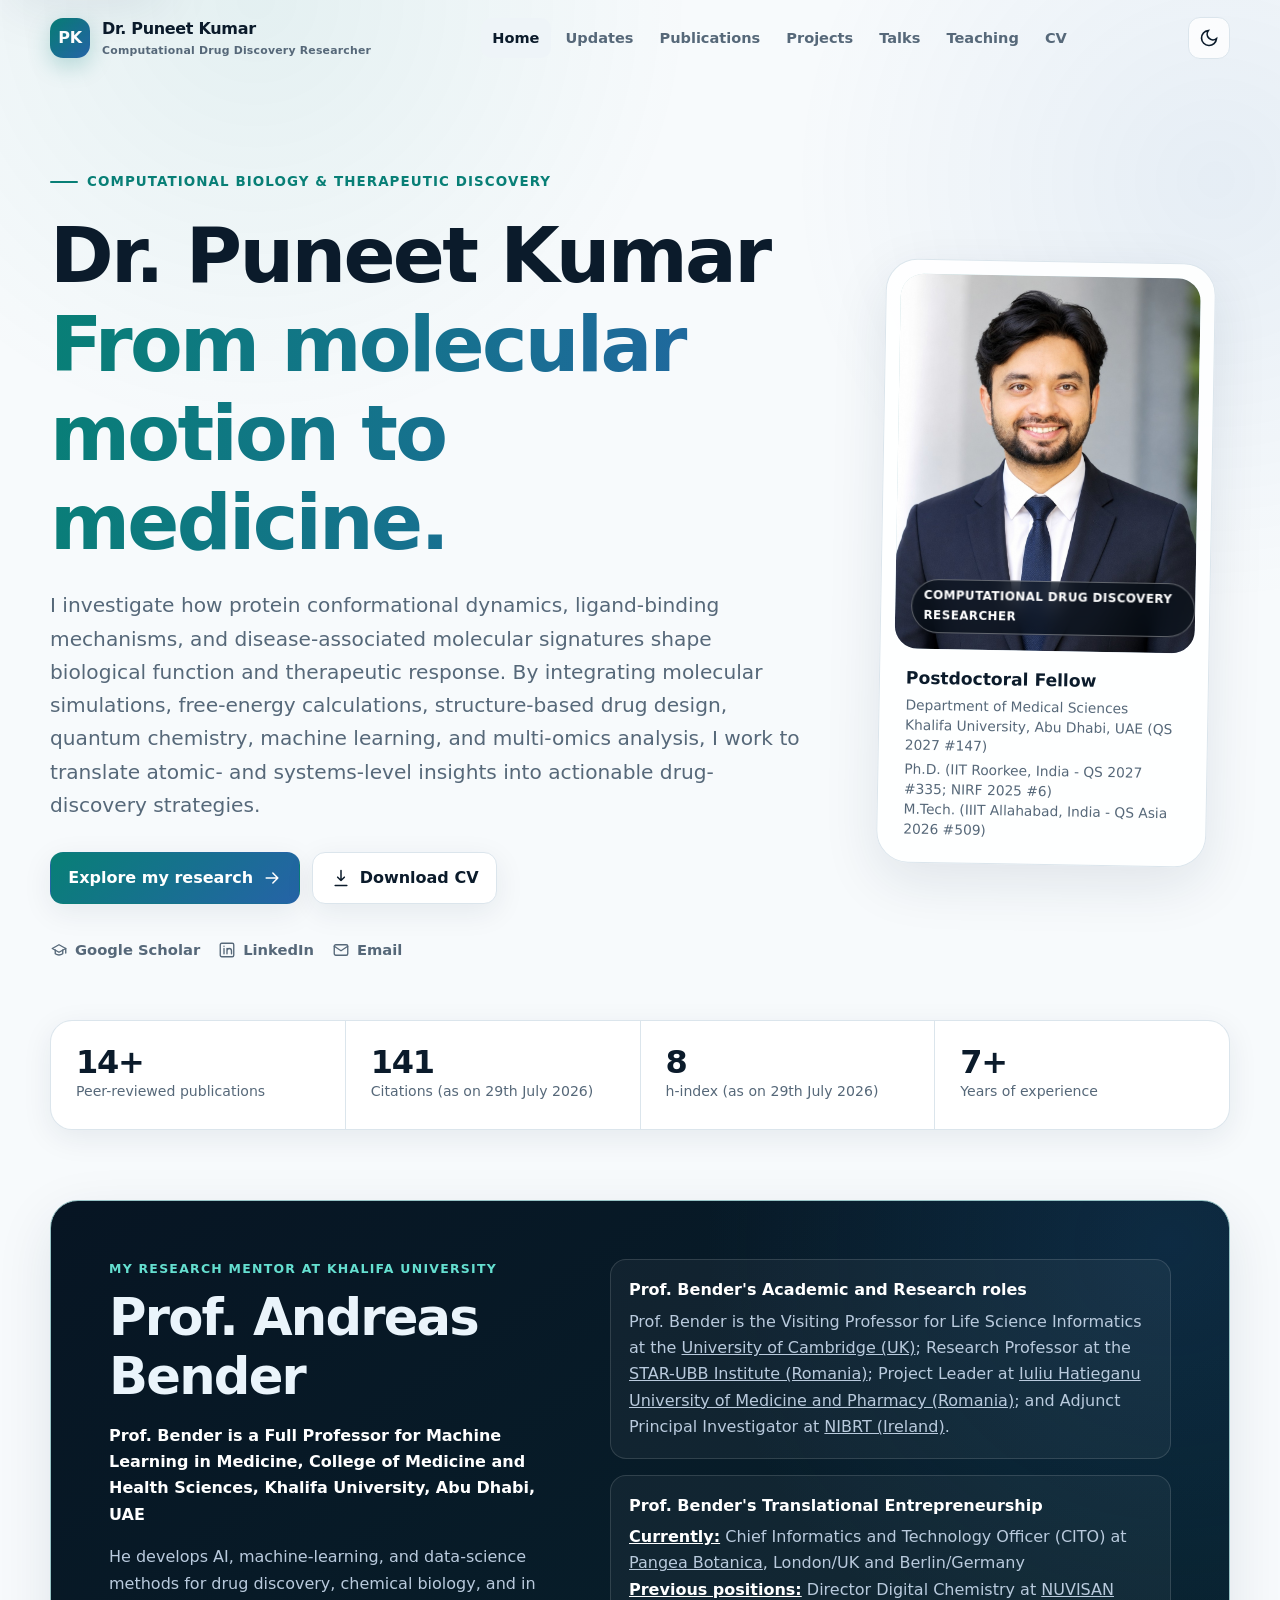
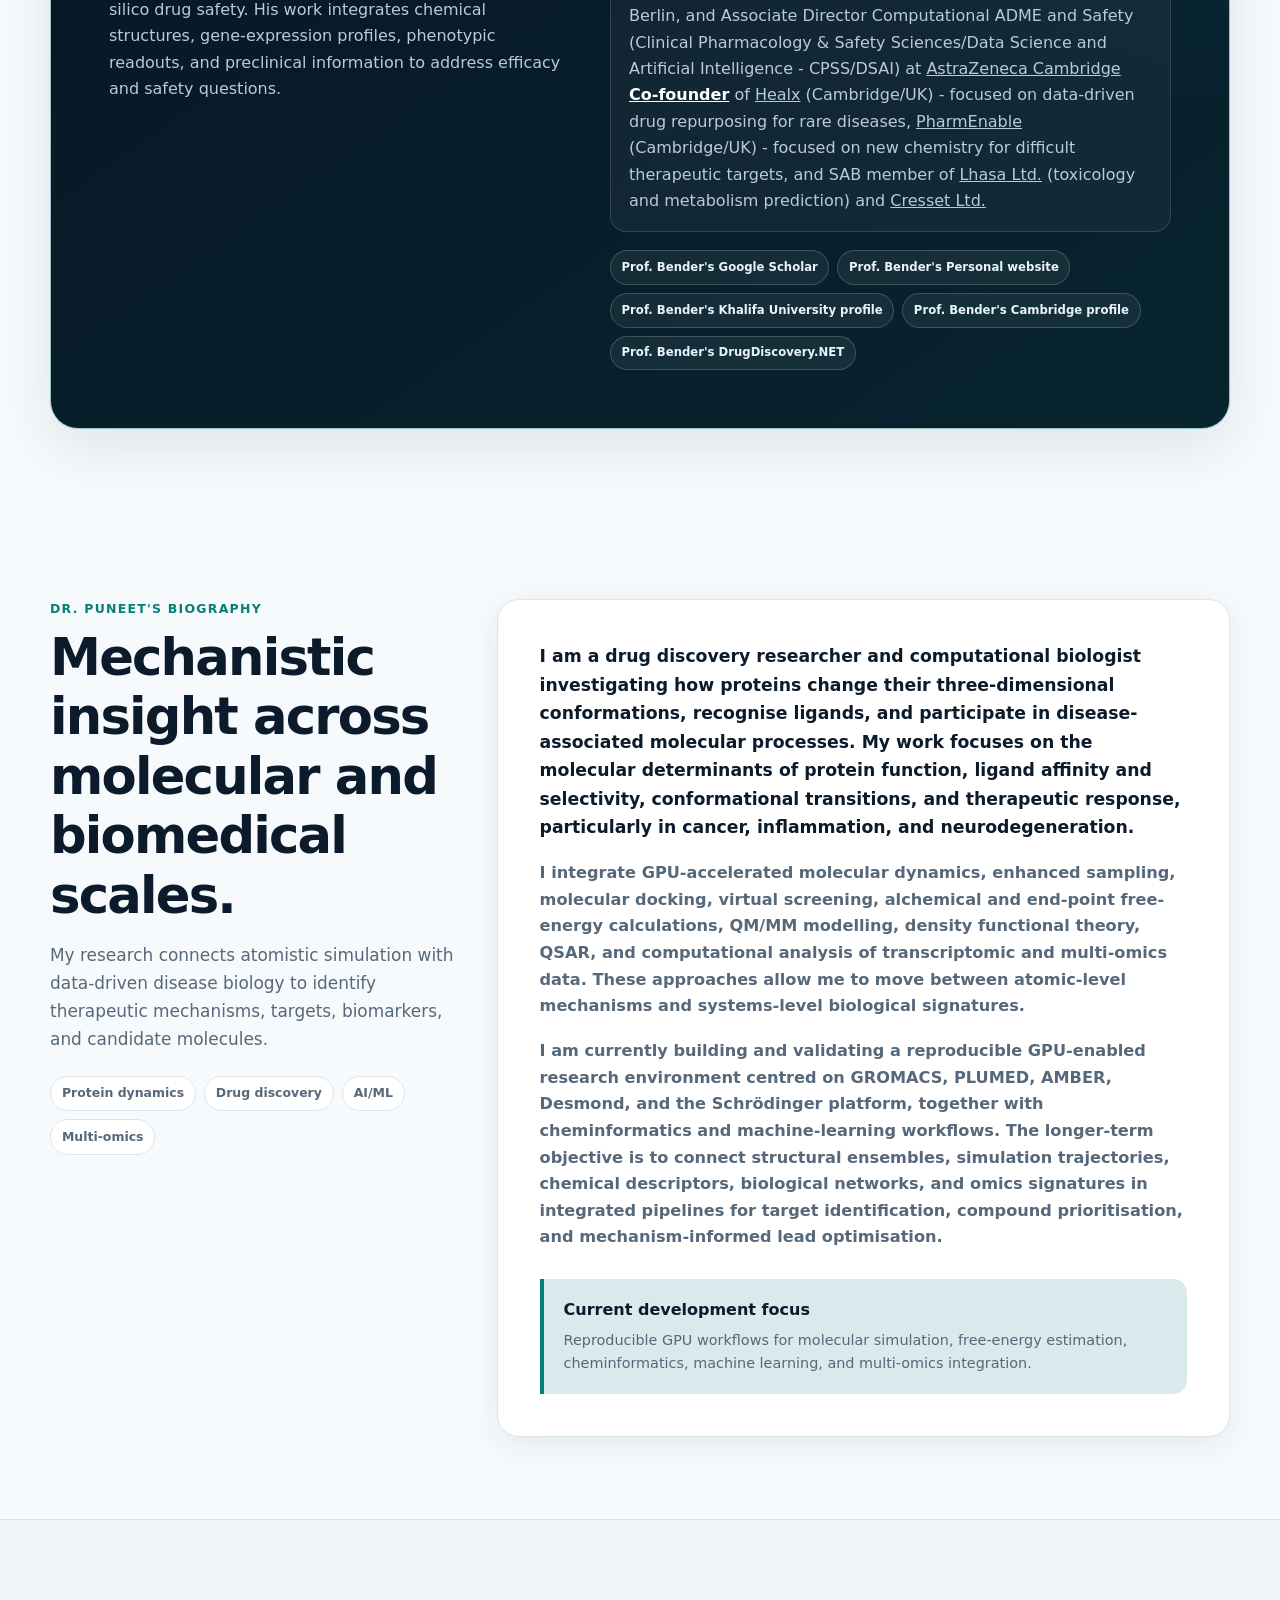
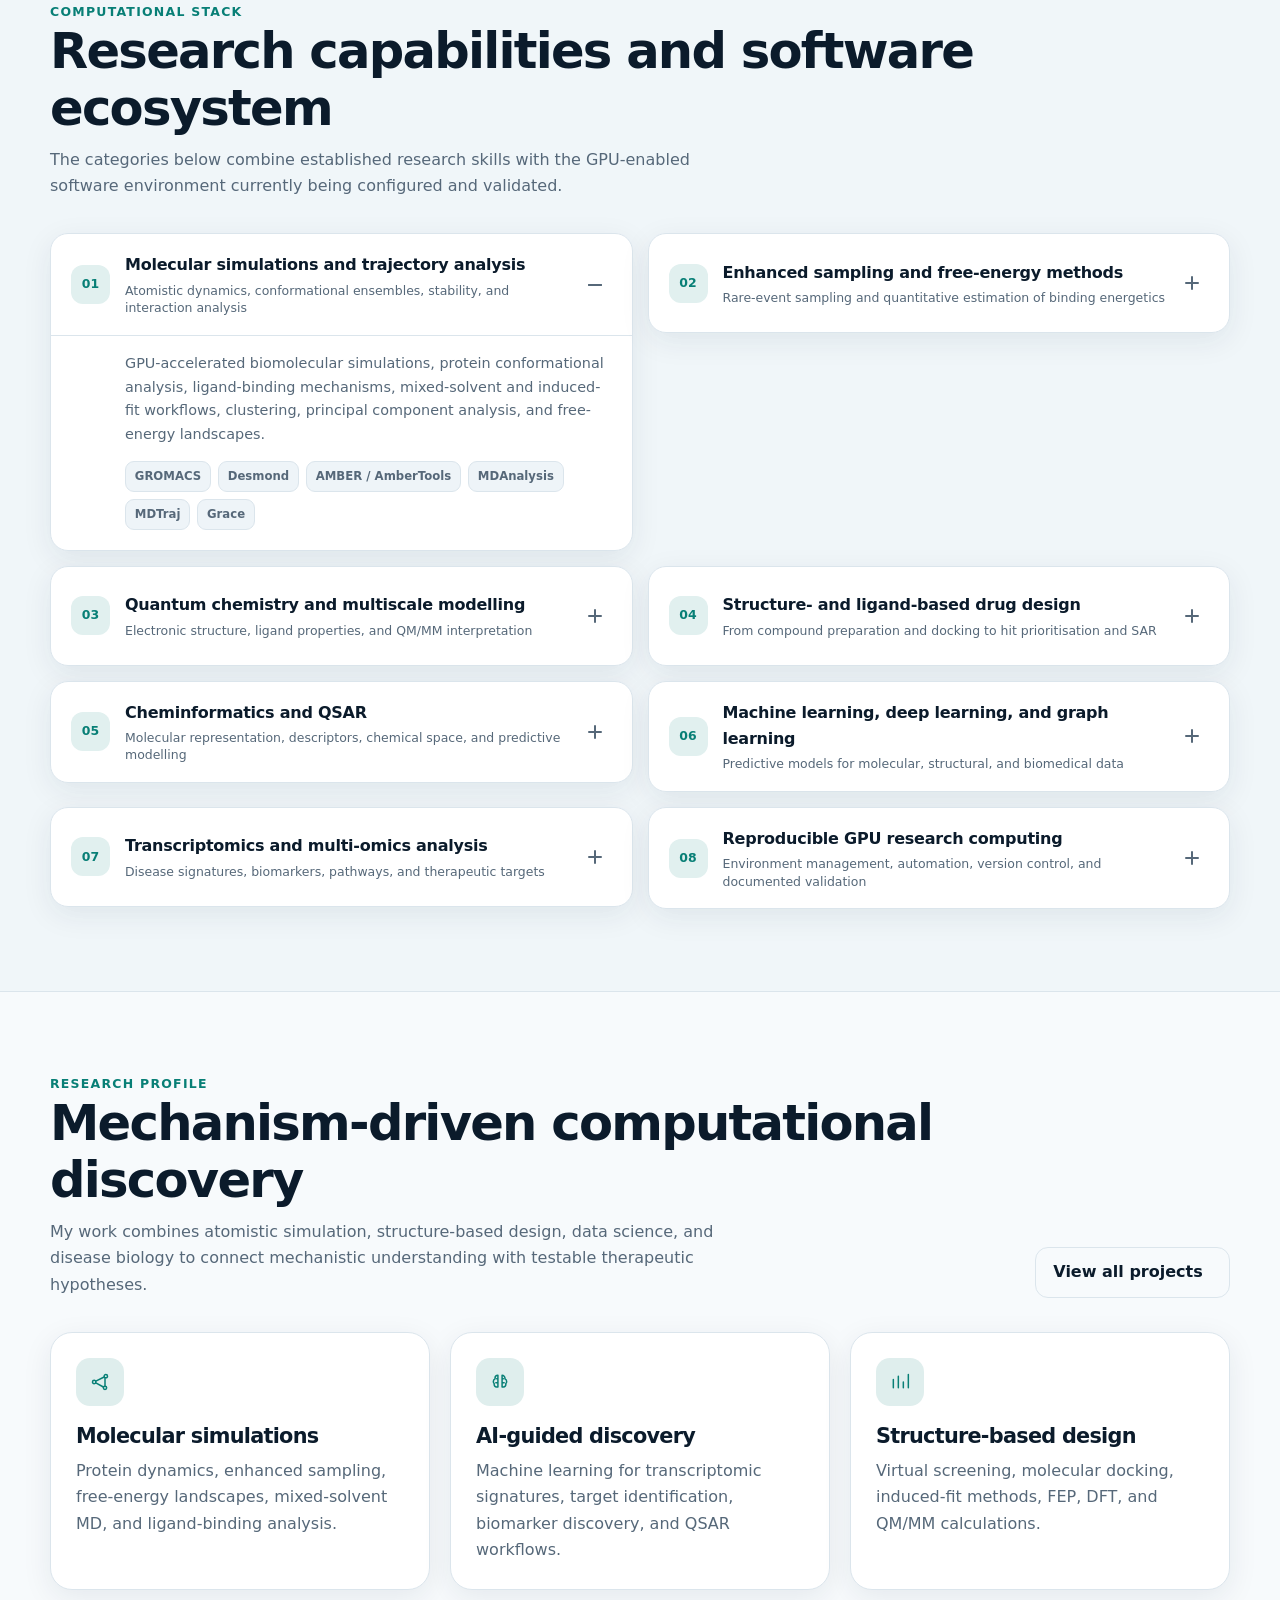
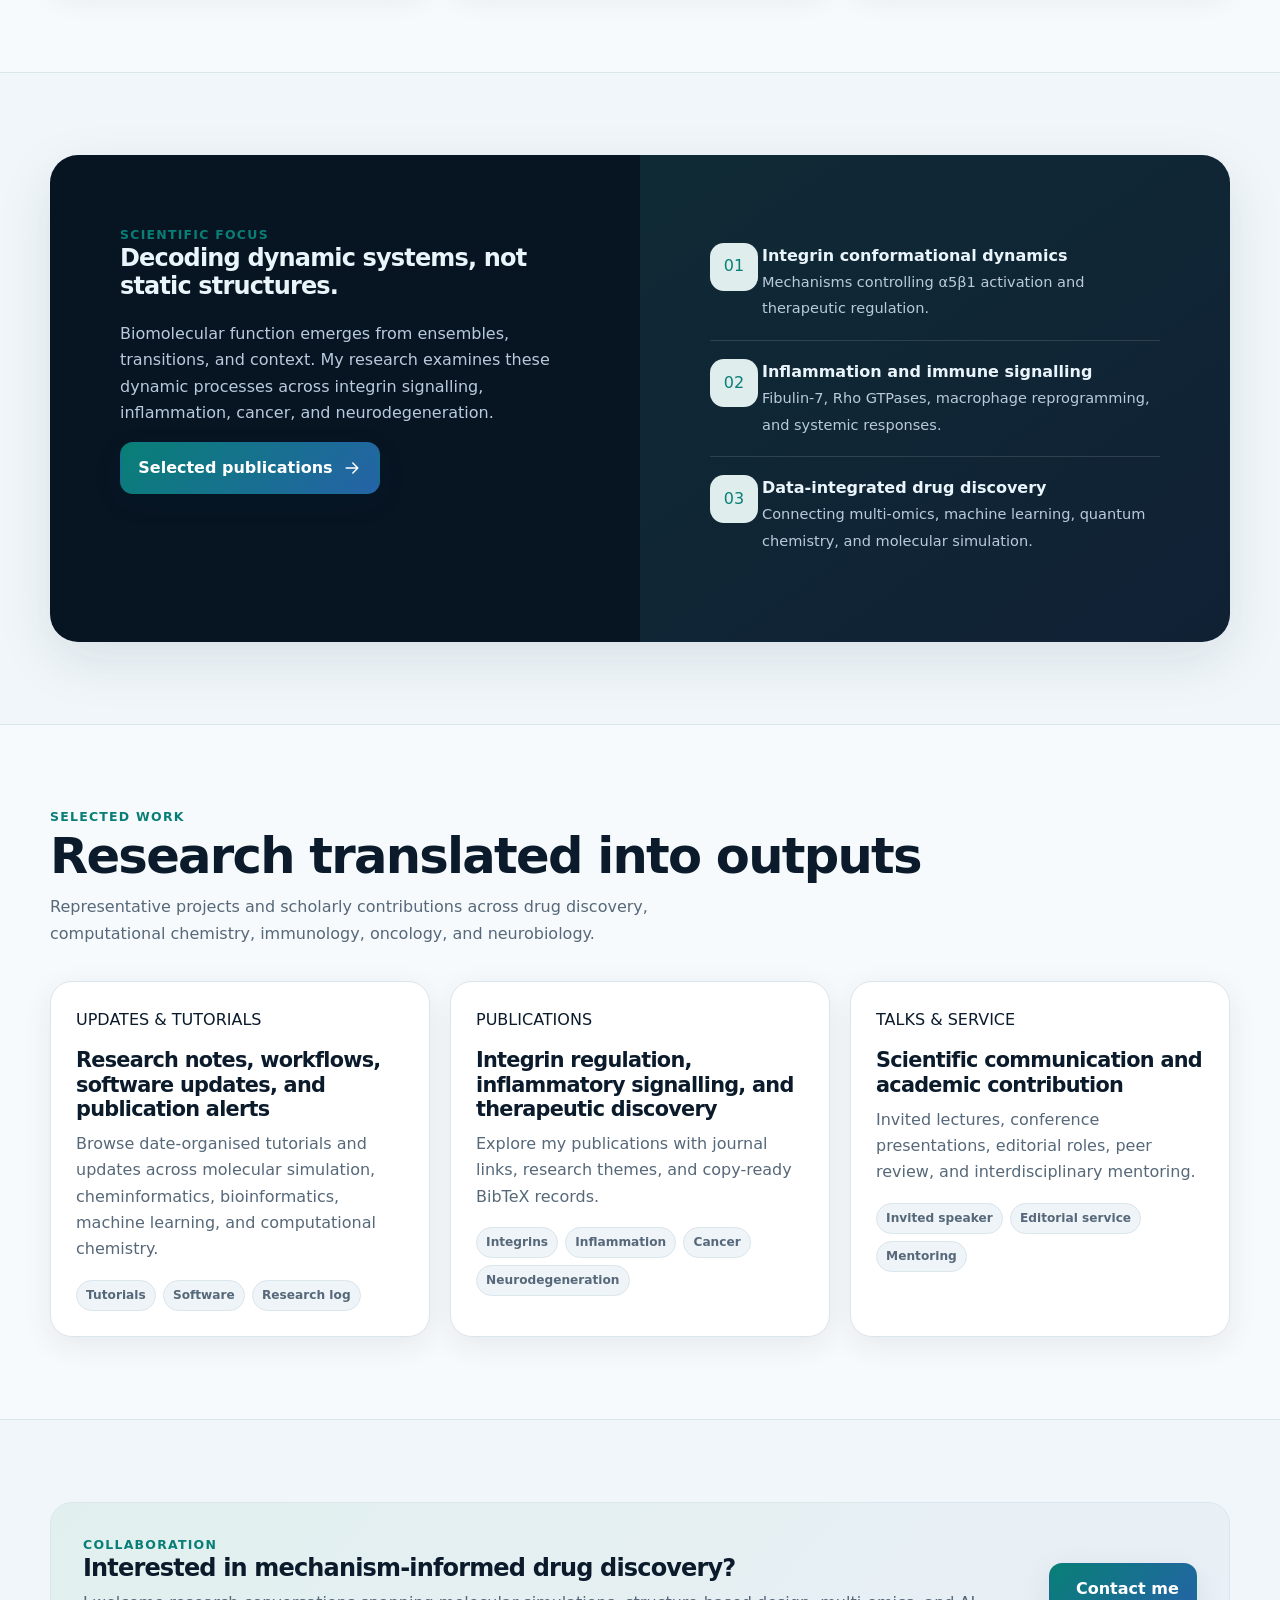
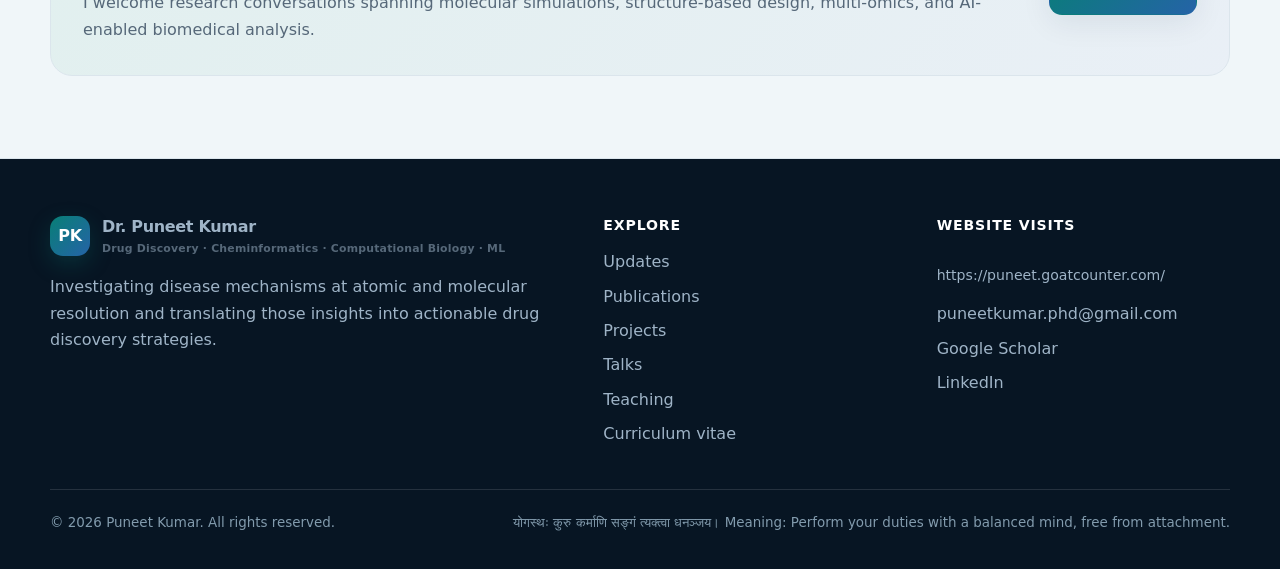
<file: index.html>
<!doctype html>
<html lang="en">
<head>
  <meta charset="utf-8"><meta name="viewport" content="width=device-width,initial-scale=1">
  <title>Dr. Puneet Kumar | Computational Biologist &amp; Drug Discovery Researcher</title>
  <meta name="description" content="Personal academic website of Dr. Puneet Kumar, featuring GPU-accelerated molecular simulation, free-energy calculations, computational drug discovery, machine learning, multi-omics, publications, projects, talks, teaching, and CV.">
  <meta name="author" content="Dr. Puneet Kumar"><meta name="theme-color" content="#071523">
  <meta property="og:type" content="website"><meta property="og:title" content="Dr. Puneet Kumar | Computational Biologist &amp; Drug Discovery Scientist"><meta property="og:description" content="Personal academic website of Dr. Puneet Kumar, featuring GPU-accelerated molecular simulation, free-energy calculations, computational drug discovery, machine learning, multi-omics, publications, projects, talks, teaching, and CV."><meta property="og:image" content="assets/img/social-preview.png">
  <link rel="icon" href="assets/img/favicon.svg" type="image/svg+xml"><link rel="stylesheet" href="assets/css/styles.css">
  <script src="assets/js/site-config.js"></script><script defer src="assets/js/main.js"></script>
</head>
<body data-page="home">
<a class="skip-link" href="#main">Skip to content</a>
<header class="site-header">
  <div class="container nav-wrap">
    <a class="brand" href="index.html" aria-label="Puneet Kumar home"><span class="brand-mark">PK</span><span>Dr. Puneet Kumar<small>Computational Drug Discovery Researcher</small></span></a>
    <nav class="nav-links" aria-label="Primary navigation"><a href="index.html" data-nav="home">Home</a><a href="updates.html" data-nav="updates">Updates</a><a href="publications.html" data-nav="publications">Publications</a><a href="projects.html" data-nav="projects">Projects</a><a href="talks.html" data-nav="talks">Talks</a><a href="teaching.html" data-nav="teaching">Teaching</a><a href="cv.html" data-nav="cv">CV</a></nav>
    <div class="nav-actions">
      <button class="icon-btn" type="button" data-theme-toggle aria-label="Switch color theme"></button>
      <button class="icon-btn menu-btn" type="button" data-menu-toggle aria-expanded="false" aria-label="Open navigation menu"><svg aria-hidden="true" width="20" height="20" viewBox="0 0 24 24" fill="none" stroke="currentColor" stroke-width="1.8" stroke-linecap="round" stroke-linejoin="round"><path d="M4 19V9M10 19V5M16 19v-7M22 19V3"/></svg></button>
    </div>
  </div>
</header>
<main id="main">
<section class="hero">
  <div class="container hero-grid">
    <div class="reveal">
      <div class="eyebrow">Computational biology &amp; therapeutic discovery</div>
      <h1>Dr. Puneet Kumar<span>From molecular motion to medicine.</span></h1>
      <p class="lead">I investigate how protein conformational dynamics, ligand-binding mechanisms, and disease-associated molecular signatures shape biological function and therapeutic response. By integrating molecular simulations, free-energy calculations, structure-based drug design, quantum chemistry, machine learning, and multi-omics analysis, I work to translate atomic- and systems-level insights into actionable drug-discovery strategies.</p>
      <div class="hero-actions"><a class="btn primary" href="projects.html">Explore my research <svg aria-hidden="true" width="20" height="20" viewBox="0 0 24 24" fill="none" stroke="currentColor" stroke-width="1.8" stroke-linecap="round" stroke-linejoin="round"><path d="M5 12h14M13 6l6 6-6 6"/></svg></a><a class="btn" href="assets/docs/Puneet_Kumar_CV.pdf" target="_blank"><svg aria-hidden="true" width="20" height="20" viewBox="0 0 24 24" fill="none" stroke="currentColor" stroke-width="1.8" stroke-linecap="round" stroke-linejoin="round"><path d="M12 3v12m0 0 4-4m-4 4-4-4M5 21h14"/></svg> Download CV</a></div>
      <div class="social-row"><a href="https://scholar.google.com/citations?hl=en&amp;user=aHLch4UAAAAJ" target="_blank" rel="noopener"><svg aria-hidden="true" width="18" height="18" viewBox="0 0 24 24" fill="none" stroke="currentColor" stroke-width="1.8" stroke-linecap="round" stroke-linejoin="round"><path d="m3 10 9-5 9 5-9 5-9-5Z"/><path d="M7 12v5c3 2 7 2 10 0v-5M21 10v6"/></svg> Google Scholar</a><a href="https://www.linkedin.com/in/puneet-kumar-b0312195/" target="_blank" rel="noopener"><svg aria-hidden="true" width="18" height="18" viewBox="0 0 24 24" fill="none" stroke="currentColor" stroke-width="1.8" stroke-linecap="round" stroke-linejoin="round"><rect x="3" y="3" width="18" height="18" rx="2"/><path d="M8 10v7M8 7v.01M12 17v-4a3 3 0 0 1 6 0v4M12 10v7"/></svg> LinkedIn</a><a data-github-link target="_blank" rel="noopener"><svg aria-hidden="true" width="18" height="18" viewBox="0 0 24 24" fill="none" stroke="currentColor" stroke-width="1.8" stroke-linecap="round" stroke-linejoin="round"><path d="M15 22v-4a4.8 4.8 0 0 0-1-3.5c3.3-.4 6.8-1.6 6.8-7A5.4 5.4 0 0 0 19.4 4 5 5 0 0 0 19.2.5S18 0 15 2a13.4 13.4 0 0 0-7 0C5-.1 3.8.5 3.8.5A5 5 0 0 0 3.6 4a5.4 5.4 0 0 0-1.4 3.7c0 5.4 3.5 6.6 6.8 7A4.8 4.8 0 0 0 8 18v4M8 19c-3 .9-3-1.5-4-2"/></svg> GitHub</a><a href="mailto:puneetkumar.phd@gmail.com"><svg aria-hidden="true" width="18" height="18" viewBox="0 0 24 24" fill="none" stroke="currentColor" stroke-width="1.8" stroke-linecap="round" stroke-linejoin="round"><rect x="3" y="5" width="18" height="14" rx="2"/><path d="m3 7 9 6 9-6"/></svg> Email</a></div>
    </div>
    <div class="hero-portrait reveal">
      <div class="portrait-card portrait-card-compact">
        <div class="portrait-frame">
          <img class="profile-photo" src="assets/img/profile-photo.jpg" alt="Portrait of Dr. Puneet Kumar" width="900" height="1100">
          <span class="portrait-label">Computational Drug Discovery Researcher</span>
        </div>
        <div class="portrait-caption">
          <strong>Postdoctoral Fellow</strong>
          <span>Department of Medical Sciences<br>Khalifa University, Abu Dhabi, UAE (QS 2027 #147)</span>
          <span>Ph.D. (IIT Roorkee, India - QS 2027 #335; NIRF 2025 #6)<br> M.Tech. (IIIT Allahabad, India - QS Asia 2026 #509)</span>
        </div>
      </div>

    </div>
  </div>
</section>
<section class="container" aria-label="Research metrics"><div class="metric-strip reveal"><div class="metric"><strong>14+</strong><span>Peer-reviewed publications</span></div><div class="metric"><strong>141</strong><span>Citations (as on 29th July 2026)</span></div><div class="metric"><strong>8</strong><span>h-index (as on 29th July 2026)</span></div><div class="metric"><strong>7+</strong><span>Years of experience</span></div></div></section>

<section class="section mentor-section" id="mentor">
  <div class="container">
    <div class="mentor-panel reveal">
      <div class="mentor-intro">
        <div class="section-kicker">My Research mentor at Khalifa University</div>
        <h2>Prof. Andreas Bender</h2>
        <p class="mentor-title">Prof. Bender is a Full Professor for Machine Learning in Medicine, College of Medicine and Health Sciences, Khalifa University, Abu Dhabi, UAE</p>
        <p>He develops AI, machine-learning, and data-science methods for drug discovery, chemical biology, and in silico drug safety. His work integrates chemical structures, gene-expression profiles, phenotypic readouts, and preclinical information to address efficacy and safety questions.</p>
      </div>
      <div class="mentor-details">
        <div class="mentor-detail-block">
          <strong>Prof. Bender's Academic and Research roles</strong>
          <span>Prof. Bender is the Visiting Professor for Life Science Informatics at the <span style="text-decoration: underline;">University of Cambridge (UK)</span>; Research Professor at the <span style="text-decoration: underline;">STAR-UBB Institute (Romania)</span>; Project Leader at <span style="text-decoration: underline;">Iuliu Hatieganu University of Medicine and Pharmacy (Romania)</span>; and Adjunct Principal Investigator at <span style="text-decoration: underline;">NIBRT (Ireland)</span>.</span>
        </div>
        <div class="mentor-detail-block">
          <strong>Prof. Bender's Translational Entrepreneurship</strong>
          <div><span><span style="color: white; font-weight: bold;text-decoration: underline;">Currently:</span> Chief Informatics and Technology Officer (CITO) at <span style="text-decoration: underline;">Pangea Botanica</span>, London/UK and Berlin/Germany</span></div>
          <div><span><span style="color: white; font-weight: bold;text-decoration: underline;">Previous positions:</span> Director Digital Chemistry at <span style="text-decoration: underline;">NUVISAN</span> Berlin, and Associate Director Computational ADME and Safety (Clinical Pharmacology & Safety Sciences/Data Science and Artificial Intelligence - CPSS/DSAI) at <span style="text-decoration: underline;">AstraZeneca Cambridge</span></span></div>
          <div><span><span style="color: white; font-weight: bold;text-decoration: underline;">Co-founder</span> of <span style="text-decoration: underline;">Healx</span> (Cambridge/UK) - focused on data-driven drug repurposing for rare diseases, <span style="text-decoration: underline;">PharmEnable</span> (Cambridge/UK) - focused on new chemistry for difficult therapeutic targets, and SAB member of <span style="text-decoration: underline;">Lhasa Ltd.</span> (toxicology and metabolism prediction) and <span style="text-decoration: underline;">Cresset Ltd.</span></span></div>
        </div>
        <div class="mentor-links mentor-links-wide">
          <a href="https://scholar.google.com/citations?hl=en&amp;sortby=pubdate&amp;user=iKv2hCUAAAAJ&amp;view_op=list_works" target="_blank" rel="noopener">Prof. Bender's Google Scholar</a>
          <a href="https://www.andreasbender.de/" target="_blank" rel="noopener">Prof. Bender's Personal website</a>
          <a href="https://khazna.ku.ac.ae/en/persons/andreas-bender/" target="_blank" rel="noopener">Prof. Bender's Khalifa University profile</a>
          <a href="https://bender.group.ch.cam.ac.uk/person/ab454" target="_blank" rel="noopener">Prof. Bender's Cambridge profile</a>
          <a href="https://www.drugdiscovery.net/" target="_blank" rel="noopener">Prof. Bender's DrugDiscovery.NET</a>
        </div>
      </div>
    </div>
  </div>
</section>

<section class="section biography-section" id="biography">
  <div class="container bio-layout">
    <div class="bio-intro reveal">
      <div class="section-kicker">Dr. Puneet's Biography</div>
      <h2>Mechanistic insight across molecular and biomedical scales.</h2>
      <p class="bio-summary">My research connects atomistic simulation with data-driven disease biology to identify therapeutic mechanisms, targets, biomarkers, and candidate molecules.</p>
      <div class="bio-focus-tags"><span>Protein dynamics</span><span>Drug discovery</span><span>AI/ML</span><span>Multi-omics</span></div>
    </div>
    <div class="bio-copy card reveal">
      <p><b>I am a drug discovery researcher and computational biologist investigating how proteins change their three-dimensional conformations, recognise ligands, and participate in disease-associated molecular processes. My work focuses on the molecular determinants of protein function, ligand affinity and selectivity, conformational transitions, and therapeutic response, particularly in cancer, inflammation, and neurodegeneration.</b></p>
      <p><b>I integrate GPU-accelerated molecular dynamics, enhanced sampling, molecular docking, virtual screening, alchemical and end-point free-energy calculations, QM/MM modelling, density functional theory, QSAR, and computational analysis of transcriptomic and multi-omics data. These approaches allow me to move between atomic-level mechanisms and systems-level biological signatures.</b></p>
      <p><b>I am currently building and validating a reproducible GPU-enabled research environment centred on GROMACS, PLUMED, AMBER, Desmond, and the Schrödinger platform, together with cheminformatics and machine-learning workflows. The longer-term objective is to connect structural ensembles, simulation trajectories, chemical descriptors, biological networks, and omics signatures in integrated pipelines for target identification, compound prioritisation, and mechanism-informed lead optimisation.</b></p>
      <div class="infrastructure-note"><strong>Current development focus</strong><span>Reproducible GPU workflows for molecular simulation, free-energy estimation, cheminformatics, machine learning, and multi-omics integration.</span></div>
    </div>
  </div>
</section>
<section class="section alt skills-section" id="computational-stack">
  <div class="container">
    <div class="section-head reveal"><div><div class="section-kicker">Computational stack</div><h2>Research capabilities and software ecosystem</h2><p>The categories below combine established research skills with the GPU-enabled software environment currently being configured and validated.</p></div></div>
    <div class="skills-accordion">
      <details class="skill-detail reveal" open>
        <summary><span class="skill-number">01</span><span><strong>Molecular simulations and trajectory analysis</strong><small>Atomistic dynamics, conformational ensembles, stability, and interaction analysis</small></span><span class="detail-icon" aria-hidden="true"></span></summary>
        <div class="skill-content"><p>GPU-accelerated biomolecular simulations, protein conformational analysis, ligand-binding mechanisms, mixed-solvent and induced-fit workflows, clustering, principal component analysis, and free-energy landscapes.</p><div class="tool-chips"><span>GROMACS</span><span>Desmond</span><span>AMBER / AmberTools</span><span>MDAnalysis</span><span>MDTraj</span><span>Grace</span></div></div>
      </details>
      <details class="skill-detail reveal">
        <summary><span class="skill-number">02</span><span><strong>Enhanced sampling and free-energy methods</strong><small>Rare-event sampling and quantitative estimation of binding energetics</small></span><span class="detail-icon" aria-hidden="true"></span></summary>
        <div class="skill-content"><p>Metadynamics, collective-variable design, umbrella sampling, potential-of-mean-force calculations, alchemical FEP/TI concepts, convergence analysis, and replicate-based uncertainty assessment.</p><div class="tool-chips"><span>PLUMED</span><span>Metadynamics</span><span>Umbrella sampling</span><span>FEP / TI</span><span>MM/PBSA</span><span>MM/GBSA</span></div></div>
      </details>
      <details class="skill-detail reveal">
        <summary><span class="skill-number">03</span><span><strong>Quantum chemistry and multiscale modelling</strong><small>Electronic structure, ligand properties, and QM/MM interpretation</small></span><span class="detail-icon" aria-hidden="true"></span></summary>
        <div class="skill-content"><p>QM/MM calculations, density functional theory, geometry optimisation, electronic-property analysis, and integration of quantum calculations with molecular simulation and drug-design workflows.</p><div class="tool-chips"><span>QM/MM</span><span>DFT</span><span>Geometry optimisation</span><span>Electronic properties</span><span>Multiscale modelling</span></div></div>
      </details>
      <details class="skill-detail reveal">
        <summary><span class="skill-number">04</span><span><strong>Structure- and ligand-based drug design</strong><small>From compound preparation and docking to hit prioritisation and SAR</small></span><span class="detail-icon" aria-hidden="true"></span></summary>
        <div class="skill-content"><p>Protein and ligand preparation, molecular docking, virtual screening, induced-fit docking, pharmacophore modelling, interaction profiling, compound-library filtering, SAR analysis, and lead optimisation.</p><div class="tool-chips"><span>Schrödinger Maestro</span><span>Glide</span><span>Induced Fit Docking</span><span>Virtual screening</span><span>Pharmacophores</span><span>SAR</span></div></div>
      </details>
      <details class="skill-detail reveal">
        <summary><span class="skill-number">05</span><span><strong>Cheminformatics and QSAR</strong><small>Molecular representation, descriptors, chemical space, and predictive modelling</small></span><span class="detail-icon" aria-hidden="true"></span></summary>
        <div class="skill-content"><p>Descriptor and fingerprint generation, molecular similarity, scaffold and chemical-space analysis, data curation, classical QSAR, applicability-domain assessment, and model validation.</p><div class="tool-chips"><span>RDKit ecosystem</span><span>Open Babel</span><span>Descriptors</span><span>Fingerprints</span><span>QSAR</span><span>Chemical space</span></div></div>
      </details>
      <details class="skill-detail reveal">
        <summary><span class="skill-number">06</span><span><strong>Machine learning, deep learning, and graph learning</strong><small>Predictive models for molecular, structural, and biomedical data</small></span><span class="detail-icon" aria-hidden="true"></span></summary>
        <div class="skill-content"><p>Feature engineering, classification and regression, ensemble models, neural networks, molecular graph representations, graph neural networks, cross-validation, hyperparameter optimisation, uncertainty, and explainability.</p><div class="tool-chips"><span>scikit-learn</span><span>PyTorch ecosystem</span><span>Graph neural networks</span><span>SHAP-style explainability</span><span>Hyperparameter optimisation</span><span>Experiment tracking</span></div></div>
      </details>
      <details class="skill-detail reveal">
        <summary><span class="skill-number">07</span><span><strong>Transcriptomics and multi-omics analysis</strong><small>Disease signatures, biomarkers, pathways, and therapeutic targets</small></span><span class="detail-icon" aria-hidden="true"></span></summary>
        <div class="skill-content"><p>Differential expression, functional and pathway enrichment, biomarker discovery, target identification, and planned integration of bulk RNA-seq, proteomic, and metabolomic datasets.</p><div class="tool-chips"><span>Python</span><span>R / Bioconductor ecosystem</span><span>Bulk RNA-seq</span><span>scRNA-seq</span><span>Spatial transcriptomics</span><span>Multi-omics</span></div></div>
      </details>
      <details class="skill-detail reveal">
        <summary><span class="skill-number">08</span><span><strong>Reproducible GPU research computing</strong><small>Environment management, automation, version control, and documented validation</small></span><span class="detail-icon" aria-hidden="true"></span></summary>
        <div class="skill-content"><p>Linux-based GPU computing, CUDA-aware scientific software, environment and dependency management, Jupyter workflows, Git/GitHub version control, experiment tracking, and reproducible installation records.</p><div class="tool-chips"><span>Linux</span><span>CUDA</span><span>Conda / Mamba</span><span>Jupyter</span><span>Git / GitHub</span><span>Shell automation</span></div></div>
      </details>
    </div>
  </div>
</section>
<section class="section">
 <div class="container"><div class="section-head reveal"><div><div class="section-kicker">Research profile</div><h2>Mechanism-driven computational discovery</h2><p>My work combines atomistic simulation, structure-based design, data science, and disease biology to connect mechanistic understanding with testable therapeutic hypotheses.</p></div><a class="btn ghost" href="projects.html">View all projects <svg aria-hidden="true" width="20" height="20" viewBox="0 0 24 24" fill="none" stroke="currentColor" stroke-width="1.8" stroke-linecap="round" stroke-linejoin="round"><path d="M5 12h14M13 6l6 6-6 6"/></svg></a></div>
 <div class="grid-3">
   <a class="card card-link reveal" href="projects.html"><div class="icon-box"><svg aria-hidden="true" width="20" height="20" viewBox="0 0 24 24" fill="none" stroke="currentColor" stroke-width="1.8" stroke-linecap="round" stroke-linejoin="round"><circle cx="5" cy="12" r="2"/><circle cx="19" cy="5" r="2"/><circle cx="18" cy="19" r="2"/><path d="m7 11 10-5M7 13l9 5M18 7v10"/></svg></div><h3>Molecular simulations</h3><p>Protein dynamics, enhanced sampling, free-energy landscapes, mixed-solvent MD, and ligand-binding analysis.</p></a>
   <a class="card card-link reveal" href="projects.html"><div class="icon-box"><svg aria-hidden="true" width="20" height="20" viewBox="0 0 24 24" fill="none" stroke="currentColor" stroke-width="1.8" stroke-linecap="round" stroke-linejoin="round"><path d="M9.5 4A3.5 3.5 0 0 0 6 7.5c0 .3 0 .6.1.8A3.5 3.5 0 0 0 4 11.5c0 1 .4 2 1.1 2.6A3 3 0 0 0 8 18h1.5V4ZM14.5 4A3.5 3.5 0 0 1 18 7.5c0 .3 0 .6-.1.8a3.5 3.5 0 0 1 2.1 3.2c0 1-.4 2-1.1 2.6A3 3 0 0 1 16 18h-1.5V4ZM9.5 8H8M14.5 8H16M9.5 13H7M14.5 13H17"/></svg></div><h3>AI-guided discovery</h3><p>Machine learning for transcriptomic signatures, target identification, biomarker discovery, and QSAR workflows.</p></a>
   <a class="card card-link reveal" href="projects.html"><div class="icon-box"><svg aria-hidden="true" width="20" height="20" viewBox="0 0 24 24" fill="none" stroke="currentColor" stroke-width="1.8" stroke-linecap="round" stroke-linejoin="round"><path d="M4 19V9M10 19V5M16 19v-7M22 19V3"/></svg></div><h3>Structure-based design</h3><p>Virtual screening, molecular docking, induced-fit methods, FEP, DFT, and QM/MM calculations.</p></a>
 </div></div>
</section>
<section class="section alt"><div class="container"><div class="feature-panel reveal"><div class="feature-copy"><div class="section-kicker">Scientific focus</div><h2>Decoding dynamic systems, not static structures.</h2><p>Biomolecular function emerges from ensembles, transitions, and context. My research examines these dynamic processes across integrin signalling, inflammation, cancer, and neurodegeneration.</p><a class="btn primary" href="publications.html">Selected publications <svg aria-hidden="true" width="20" height="20" viewBox="0 0 24 24" fill="none" stroke="currentColor" stroke-width="1.8" stroke-linecap="round" stroke-linejoin="round"><path d="M5 12h14M13 6l6 6-6 6"/></svg></a></div><div class="feature-list"><div class="feature-item"><div class="icon-box">01</div><div><b>Integrin conformational dynamics</b><span>Mechanisms controlling α5β1 activation and therapeutic regulation.</span></div></div><div class="feature-item"><div class="icon-box">02</div><div><b>Inflammation and immune signalling</b><span>Fibulin-7, Rho GTPases, macrophage reprogramming, and systemic responses.</span></div></div><div class="feature-item"><div class="icon-box">03</div><div><b>Data-integrated drug discovery</b><span>Connecting multi-omics, machine learning, quantum chemistry, and molecular simulation.</span></div></div></div></div></div></section>
<section class="section"><div class="container"><div class="section-head reveal"><div><div class="section-kicker">Selected work</div><h2>Research translated into outputs</h2><p>Representative projects and scholarly contributions across drug discovery, computational chemistry, immunology, oncology, and neurobiology.</p></div></div><div class="grid-3"><a class="card card-link reveal" href="updates.html"><div class="project-top"><span class="project-index">UPDATES &amp; TUTORIALS</span></div><h3>Research notes, workflows, software updates, and publication alerts</h3><p>Browse date-organised tutorials and updates across molecular simulation, cheminformatics, bioinformatics, machine learning, and computational chemistry.</p><div class="tags"><span class="tag">Tutorials</span><span class="tag">Software</span><span class="tag">Research log</span></div></a><a class="card card-link reveal" href="publications.html"><div class="project-top"><span class="project-index">PUBLICATIONS</span></div><h3>Integrin regulation, inflammatory signalling, and therapeutic discovery</h3><p>Explore my publications with journal links, research themes, and copy-ready BibTeX records.</p><div class="tags"><span class="tag">Integrins</span><span class="tag">Inflammation</span><span class="tag">Cancer</span><span class="tag">Neurodegeneration</span></div></a><a class="card card-link reveal" href="talks.html"><div class="project-top"><span class="project-index">TALKS &amp; SERVICE</span></div><h3>Scientific communication and academic contribution</h3><p>Invited lectures, conference presentations, editorial roles, peer review, and interdisciplinary mentoring.</p><div class="tags"><span class="tag">Invited speaker</span><span class="tag">Editorial service</span><span class="tag">Mentoring</span></div></a></div></div></section>
<section class="section alt"><div class="container"><div class="callout reveal"><div><div class="section-kicker">Collaboration</div><h2>Interested in mechanism-informed drug discovery?</h2><p>I welcome research conversations spanning molecular simulations, structure-based design, multi-omics, and AI-enabled biomedical analysis.</p></div><a class="btn primary" href="mailto:puneetkumar.phd@gmail.com"><svg aria-hidden="true" width="20" height="20" viewBox="0 0 24 24" fill="none" stroke="currentColor" stroke-width="1.8" stroke-linecap="round" stroke-linejoin="round"><rect x="3" y="5" width="18" height="14" rx="2"/><path d="m3 7 9 6 9-6"/></svg> Contact me</a></div></div></section>
</main>
<footer class="footer">
  <div class="container">
    <div class="footer-grid">
      <div><a class="brand" href="index.html"><span class="brand-mark">PK</span><span>Dr. Puneet Kumar<small>Drug Discovery · Cheminformatics · Computational Biology · ML</small></span></a><p>Investigating disease mechanisms at atomic and molecular resolution and translating those insights into actionable drug discovery strategies.</p></div>
      <div><div class="footer-title">Explore</div><div class="footer-links"><a href="updates.html">Updates</a><a href="publications.html">Publications</a><a href="projects.html">Projects</a><a href="talks.html">Talks</a><a href="teaching.html">Teaching</a><a href="cv.html">Curriculum vitae</a></div></div>
      <div><div class="footer-title">Website visits</div><div class="counter-shell"><div id="visitor-count"><span class="counter-placeholder">https://puneet.goatcounter.com/</span></div></div><div class="footer-links"><a href="mailto:puneetkumar.phd@gmail.com">puneetkumar.phd@gmail.com</a><a href="https://scholar.google.com/citations?hl=en&amp;user=aHLch4UAAAAJ" target="_blank" rel="noopener">Google Scholar</a><a href="https://www.linkedin.com/in/puneet-kumar-b0312195/" target="_blank" rel="noopener">LinkedIn</a></div></div>
    </div>
    <div class="footer-bottom"><span>© <span data-current-year></span> Puneet Kumar. All rights reserved.</span><span> योगस्थः कुरु कर्माणि सङ्गं त्यक्त्वा धनञ्जय। Meaning: Perform your duties with a balanced mind, free from attachment. </span></div>
  </div>
</footer>
</body></html>
</file>
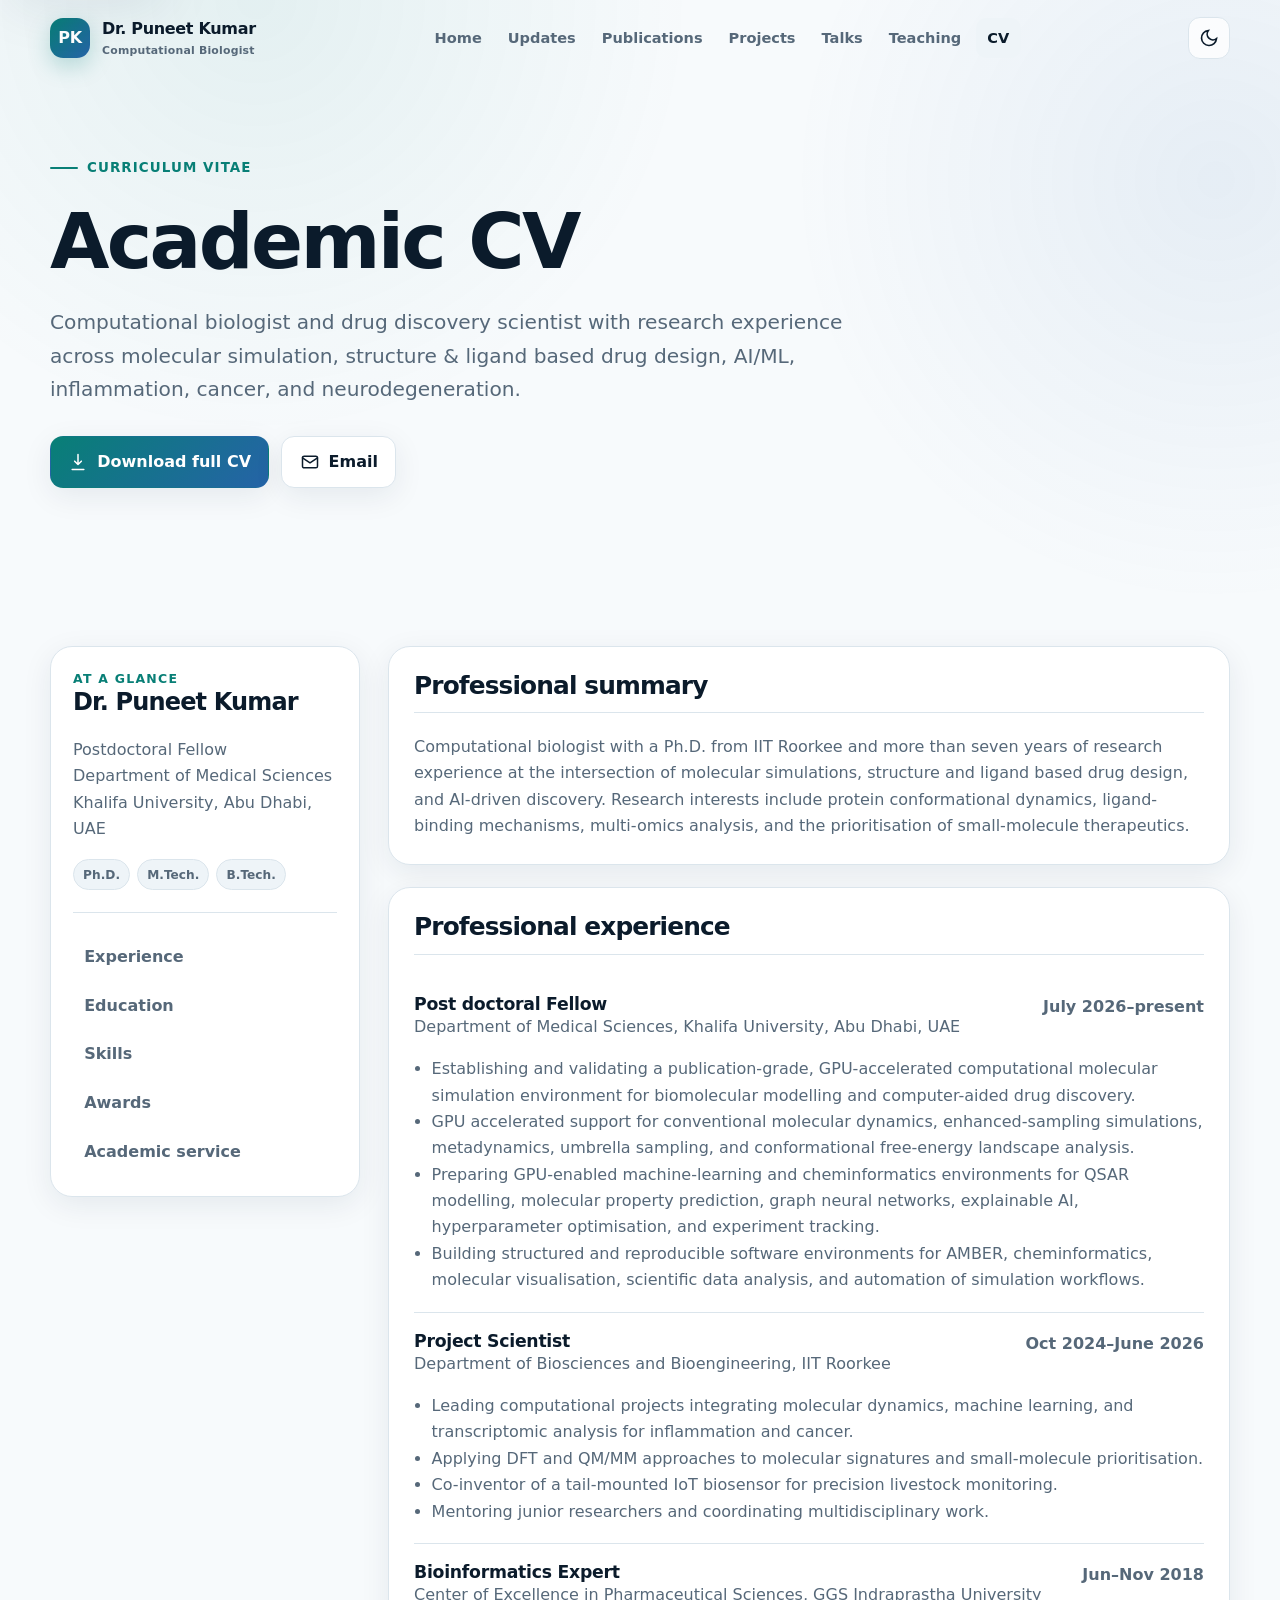
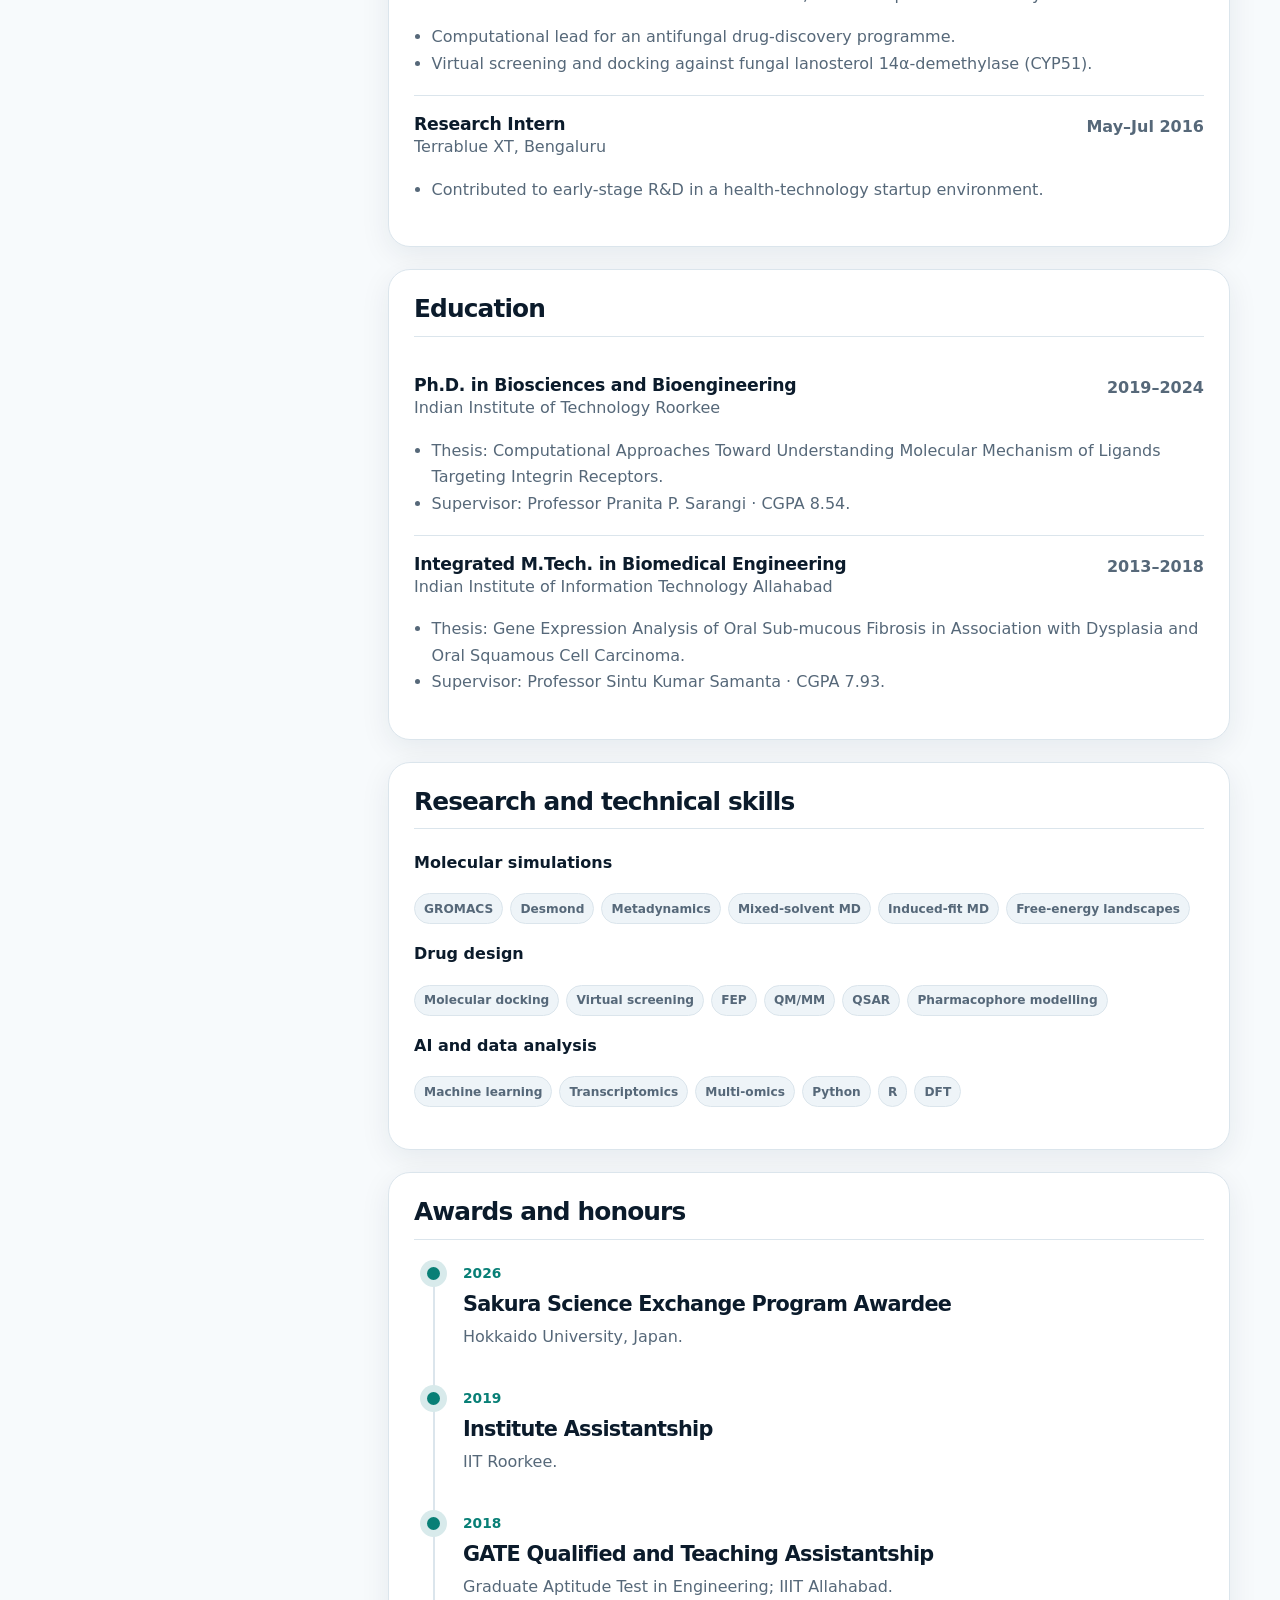
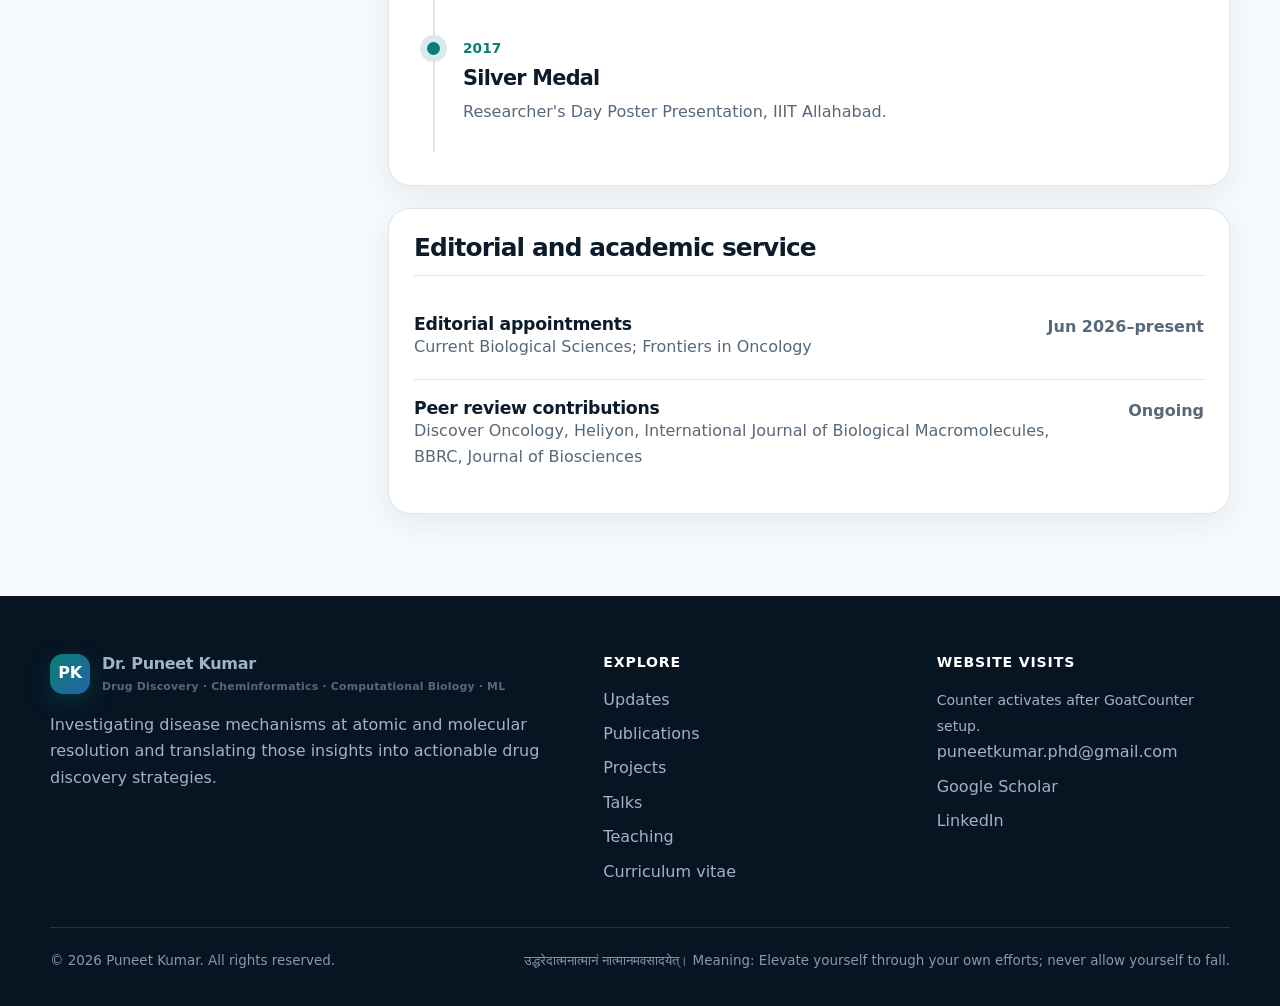
<file: cv.html>
<!doctype html>
<html lang="en">
<head>
  <meta charset="utf-8"><meta name="viewport" content="width=device-width,initial-scale=1">
  <title>Curriculum Vitae | Dr. Puneet Kumar</title>
  <meta name="description" content="Curriculum vitae of Dr. Puneet Kumar: education, research experience, technical skills, awards, publications, and academic service.">
  <meta name="author" content="Dr. Puneet Kumar"><meta name="theme-color" content="#071523">
  <meta property="og:type" content="website"><meta property="og:title" content="Curriculum Vitae | Dr. Puneet Kumar"><meta property="og:description" content="Curriculum vitae of Dr. Puneet Kumar: education, research experience, technical skills, awards, publications, and academic service."><meta property="og:image" content="assets/img/social-preview.png">
  <link rel="icon" href="assets/img/favicon.svg" type="image/svg+xml"><link rel="stylesheet" href="assets/css/styles.css">
  <script src="assets/js/site-config.js"></script><script defer src="assets/js/main.js"></script>
</head>
<body data-page="cv">
<a class="skip-link" href="#main">Skip to content</a>
<header class="site-header">
  <div class="container nav-wrap">
    <a class="brand" href="index.html" aria-label="Puneet Kumar home"><span class="brand-mark">PK</span><span>Dr. Puneet Kumar<small>Computational Biologist</small></span></a>
    <nav class="nav-links" aria-label="Primary navigation"><a href="index.html" data-nav="home">Home</a><a href="updates.html" data-nav="updates">Updates</a><a href="publications.html" data-nav="publications">Publications</a><a href="projects.html" data-nav="projects">Projects</a><a href="talks.html" data-nav="talks">Talks</a><a href="teaching.html" data-nav="teaching">Teaching</a><a href="cv.html" data-nav="cv">CV</a></nav>
    <div class="nav-actions">
      <button class="icon-btn" type="button" data-theme-toggle aria-label="Switch color theme"></button>
      <button class="icon-btn menu-btn" type="button" data-menu-toggle aria-expanded="false" aria-label="Open navigation menu"><svg aria-hidden="true" width="20" height="20" viewBox="0 0 24 24" fill="none" stroke="currentColor" stroke-width="1.8" stroke-linecap="round" stroke-linejoin="round"><path d="M4 19V9M10 19V5M16 19v-7M22 19V3"/></svg></button>
    </div>
  </div>
</header>
<main id="main"><section class="page-hero"><div class="container reveal"><div class="eyebrow">Curriculum vitae</div><h1>Academic CV</h1><p class="lead">Computational biologist and drug discovery scientist with research experience across molecular simulation, structure & ligand based drug design, AI/ML, inflammation, cancer, and neurodegeneration.</p><div class="hero-actions"><a class="btn primary" href="assets/docs/Puneet_Kumar_CV.pdf" target="_blank"><svg aria-hidden="true" width="20" height="20" viewBox="0 0 24 24" fill="none" stroke="currentColor" stroke-width="1.8" stroke-linecap="round" stroke-linejoin="round"><path d="M12 3v12m0 0 4-4m-4 4-4-4M5 21h14"/></svg> Download full CV</a><a class="btn" href="mailto:puneetkumar.phd@gmail.com"><svg aria-hidden="true" width="20" height="20" viewBox="0 0 24 24" fill="none" stroke="currentColor" stroke-width="1.8" stroke-linecap="round" stroke-linejoin="round"><rect x="3" y="5" width="18" height="14" rx="2"/><path d="m3 7 9 6 9-6"/></svg> Email</a></div></div></section><section class="section"><div class="container cv-layout"><aside class="cv-sidebar reveal"><div class="card"><div class="section-kicker">At a glance</div><h2>Dr. Puneet Kumar</h2><p>Postdoctoral Fellow<br>Department of Medical Sciences<br>Khalifa University, Abu Dhabi, UAE</p><div class="tags"><span class="tag">Ph.D.</span><span class="tag">M.Tech.</span><span class="tag">B.Tech.</span></div><hr style="border:0;border-top:1px solid var(--line);margin:22px 0"><nav class="cv-nav" aria-label="CV sections"><a href="#experience">Experience</a><a href="#education">Education</a><a href="#skills">Skills</a><a href="#awards">Awards</a><a href="#service">Academic service</a></nav></div></aside><div class="cv-main"><section class="card cv-section reveal"><h2>Professional summary</h2><p>Computational biologist with a Ph.D. from IIT Roorkee and more than seven years of research experience at the intersection of molecular simulations, structure and ligand based drug design, and AI-driven discovery. Research interests include protein conformational dynamics, ligand-binding mechanisms, multi-omics analysis, and the prioritisation of small-molecule therapeutics.</p></section><section class="card cv-section reveal" id="experience"><h2>Professional experience</h2><div class="cv-entry"><div><h3>Post doctoral Fellow</h3><div class="org">Department of Medical Sciences, Khalifa University, Abu Dhabi, UAE</div></div><time>July 2026–present</time><ul><li>Establishing and validating a publication-grade, GPU-accelerated computational molecular simulation environment for biomolecular modelling and computer-aided drug discovery.</li><li>GPU accelerated  support for conventional molecular dynamics, enhanced-sampling simulations, metadynamics, umbrella sampling, and conformational free-energy landscape analysis.</li><li>Preparing GPU-enabled machine-learning and cheminformatics environments for QSAR modelling, molecular property prediction, graph neural networks, explainable AI, hyperparameter optimisation, and experiment tracking.</li><li>Building structured and reproducible software environments for AMBER, cheminformatics, molecular visualisation, scientific data analysis, and automation of simulation workflows.</li></ul></div><div class="cv-entry"><div><h3>Project Scientist</h3><div class="org">Department of Biosciences and Bioengineering, IIT Roorkee</div></div><time>Oct 2024–June 2026</time><ul><li>Leading computational projects integrating molecular dynamics, machine learning, and transcriptomic analysis for inflammation and cancer.</li><li>Applying DFT and QM/MM approaches to molecular signatures and small-molecule prioritisation.</li><li>Co-inventor of a tail-mounted IoT biosensor for precision livestock monitoring.</li><li>Mentoring junior researchers and coordinating multidisciplinary work.</li></ul></div><div class="cv-entry"><div><h3>Bioinformatics Expert</h3><div class="org">Center of Excellence in Pharmaceutical Sciences, GGS Indraprastha University</div></div><time>Jun–Nov 2018</time><ul><li>Computational lead for an antifungal drug-discovery programme.</li><li>Virtual screening and docking against fungal lanosterol 14α-demethylase (CYP51).</li></ul></div><div class="cv-entry"><div><h3>Research Intern</h3><div class="org">Terrablue XT, Bengaluru</div></div><time>May–Jul 2016</time><ul><li>Contributed to early-stage R&amp;D in a health-technology startup environment.</li></ul></div></section><section class="card cv-section reveal" id="education"><h2>Education</h2><div class="cv-entry"><div><h3>Ph.D. in Biosciences and Bioengineering</h3><div class="org">Indian Institute of Technology Roorkee</div></div><time>2019–2024</time><ul><li>Thesis: Computational Approaches Toward Understanding Molecular Mechanism of Ligands Targeting Integrin Receptors.</li><li>Supervisor: Professor Pranita P. Sarangi · CGPA 8.54.</li></ul></div><div class="cv-entry"><div><h3>Integrated M.Tech. in Biomedical Engineering</h3><div class="org">Indian Institute of Information Technology Allahabad</div></div><time>2013–2018</time><ul><li>Thesis: Gene Expression Analysis of Oral Sub-mucous Fibrosis in Association with Dysplasia and Oral Squamous Cell Carcinoma.</li><li>Supervisor: Professor Sintu Kumar Samanta · CGPA 7.93.</li></ul></div></section><section class="card cv-section reveal" id="skills"><h2>Research and technical skills</h2><div class="skill-group"><strong>Molecular simulations</strong><div class="tags"><span class="tag">GROMACS</span><span class="tag">Desmond</span><span class="tag">Metadynamics</span><span class="tag">Mixed-solvent MD</span><span class="tag">Induced-fit MD</span><span class="tag">Free-energy landscapes</span></div></div><div class="skill-group"><strong>Drug design</strong><div class="tags"><span class="tag">Molecular docking</span><span class="tag">Virtual screening</span><span class="tag">FEP</span><span class="tag">QM/MM</span><span class="tag">QSAR</span><span class="tag">Pharmacophore modelling</span></div></div><div class="skill-group"><strong>AI and data analysis</strong><div class="tags"><span class="tag">Machine learning</span><span class="tag">Transcriptomics</span><span class="tag">Multi-omics</span><span class="tag">Python</span><span class="tag">R</span><span class="tag">DFT</span></div></div></section><section class="card cv-section reveal" id="awards"><h2>Awards and honours</h2><div class="timeline"><div class="timeline-item"><time>2026</time><h3>Sakura Science Exchange Program Awardee</h3><p>Hokkaido University, Japan.</p></div><div class="timeline-item"><time>2019</time><h3>Institute Assistantship</h3><p>IIT Roorkee.</p></div><div class="timeline-item"><time>2018</time><h3>GATE Qualified and Teaching Assistantship</h3><p>Graduate Aptitude Test in Engineering; IIIT Allahabad.</p></div><div class="timeline-item"><time>2017</time><h3>Silver Medal</h3><p>Researcher's Day Poster Presentation, IIIT Allahabad.</p></div></div></section><section class="card cv-section reveal" id="service"><h2>Editorial and academic service</h2><div class="cv-entry"><div><h3>Editorial appointments</h3><div class="org">Current Biological Sciences; Frontiers in Oncology</div></div><time>Jun 2026–present</time></div><div class="cv-entry"><div><h3>Peer review contributions</h3><div class="org">Discover Oncology, Heliyon, International Journal of Biological Macromolecules, BBRC, Journal of Biosciences</div></div><time>Ongoing</time></div></section></div></div></section></main>
<footer class="footer">
  <div class="container">
    <div class="footer-grid">
      <div><a class="brand" href="index.html"><span class="brand-mark">PK</span><span>Dr. Puneet Kumar<small>Drug Discovery · Cheminformatics · Computational Biology · ML</small></span></a><p>Investigating disease mechanisms at atomic and molecular resolution and translating those insights into actionable drug discovery strategies.</p></div>
      <div><div class="footer-title">Explore</div><div class="footer-links"><a href="updates.html">Updates</a><a href="publications.html">Publications</a><a href="projects.html">Projects</a><a href="talks.html">Talks</a><a href="teaching.html">Teaching</a><a href="cv.html">Curriculum vitae</a></div></div>
      <div><div class="footer-title">Website visits</div><div class="counter-shell"><div id="visitor-count"><span class="counter-placeholder">Counter activates after GoatCounter setup.</span></div></div><div class="footer-links"><a href="mailto:puneetkumar.phd@gmail.com">puneetkumar.phd@gmail.com</a><a href="https://scholar.google.com/citations?hl=en&amp;user=aHLch4UAAAAJ" target="_blank" rel="noopener">Google Scholar</a><a href="https://www.linkedin.com/in/puneet-kumar-b0312195/" target="_blank" rel="noopener">LinkedIn</a></div></div>
    </div>
    <div class="footer-bottom"><span>© <span data-current-year></span> Puneet Kumar. All rights reserved.</span><span>उद्धरेदात्मनात्मानं नात्मानमवसादयेत्। Meaning: Elevate yourself through your own efforts; never allow yourself to fall.</span></div>
  </div>
</footer>
</body></html>
</file>
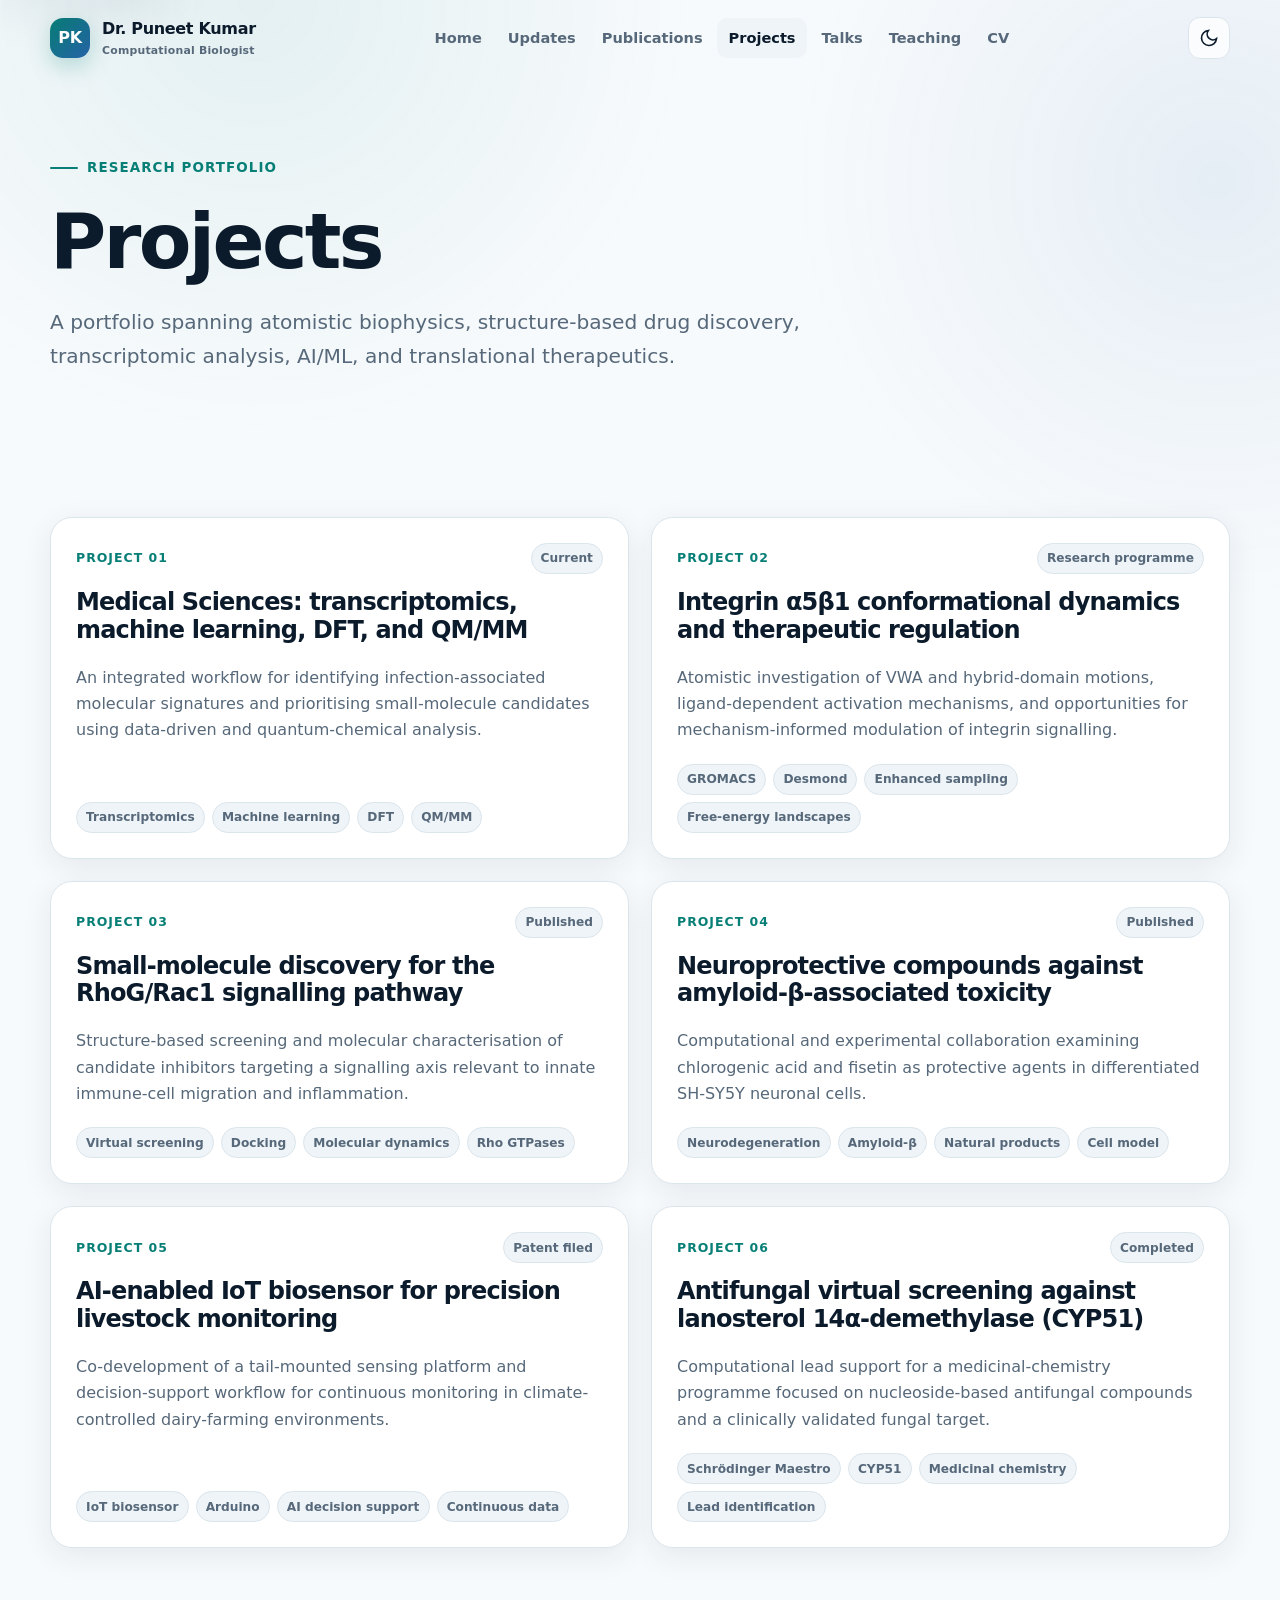
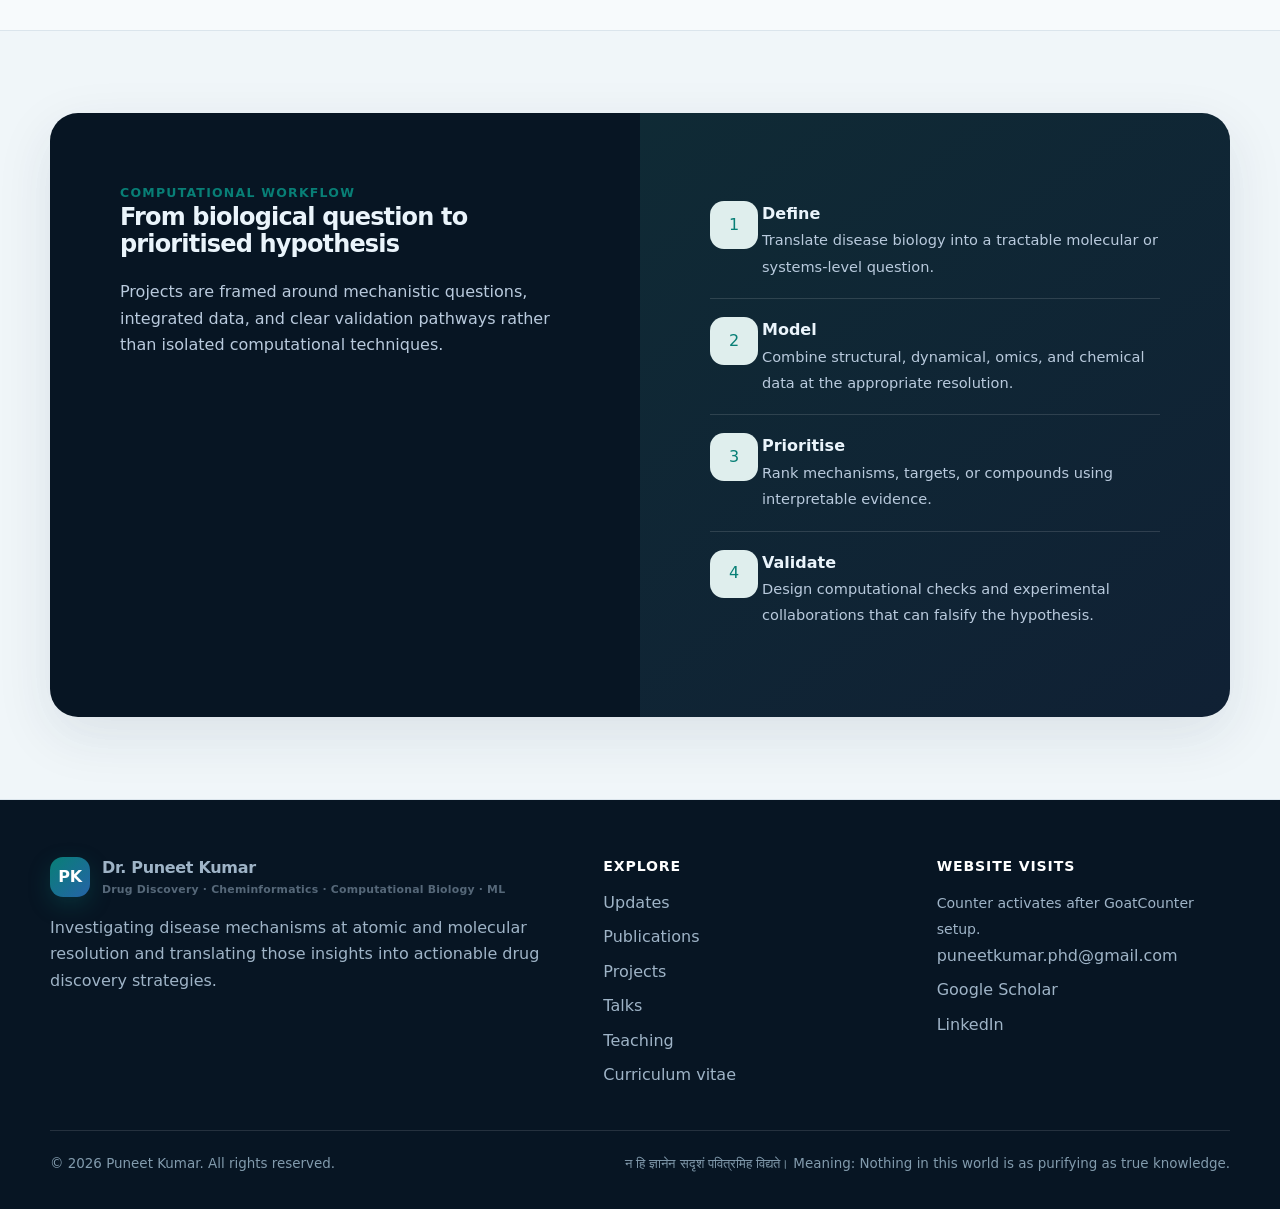
<file: projects.html>
<!doctype html>
<html lang="en">
<head>
  <meta charset="utf-8"><meta name="viewport" content="width=device-width,initial-scale=1">
  <title>Projects | Dr. Puneet Kumar</title>
  <meta name="description" content="Research projects by Dr. Puneet Kumar in molecular dynamics, drug discovery, inflammation, oncology, neurodegeneration, AI, and biosensing.">
  <meta name="author" content="Dr. Puneet Kumar"><meta name="theme-color" content="#071523">
  <meta property="og:type" content="website"><meta property="og:title" content="Projects | Dr. Puneet Kumar"><meta property="og:description" content="Research projects by Dr. Puneet Kumar in molecular dynamics, drug discovery, inflammation, oncology, neurodegeneration, AI, and biosensing."><meta property="og:image" content="assets/img/social-preview.png">
  <link rel="icon" href="assets/img/favicon.svg" type="image/svg+xml"><link rel="stylesheet" href="assets/css/styles.css">
  <script src="assets/js/site-config.js"></script><script defer src="assets/js/main.js"></script>
</head>
<body data-page="projects">
<a class="skip-link" href="#main">Skip to content</a>
<header class="site-header">
  <div class="container nav-wrap">
    <a class="brand" href="index.html" aria-label="Puneet Kumar home"><span class="brand-mark">PK</span><span>Dr. Puneet Kumar<small>Computational Biologist</small></span></a>
    <nav class="nav-links" aria-label="Primary navigation"><a href="index.html" data-nav="home">Home</a><a href="updates.html" data-nav="updates">Updates</a><a href="publications.html" data-nav="publications">Publications</a><a href="projects.html" data-nav="projects">Projects</a><a href="talks.html" data-nav="talks">Talks</a><a href="teaching.html" data-nav="teaching">Teaching</a><a href="cv.html" data-nav="cv">CV</a></nav>
    <div class="nav-actions">
      <button class="icon-btn" type="button" data-theme-toggle aria-label="Switch color theme"></button>
      <button class="icon-btn menu-btn" type="button" data-menu-toggle aria-expanded="false" aria-label="Open navigation menu"><svg aria-hidden="true" width="20" height="20" viewBox="0 0 24 24" fill="none" stroke="currentColor" stroke-width="1.8" stroke-linecap="round" stroke-linejoin="round"><path d="M4 19V9M10 19V5M16 19v-7M22 19V3"/></svg></button>
    </div>
  </div>
</header>
<main id="main"><section class="page-hero"><div class="container reveal"><div class="eyebrow">Research portfolio</div><h1>Projects</h1><p class="lead">A portfolio spanning atomistic biophysics, structure-based drug discovery, transcriptomic analysis, AI/ML, and translational therapeutics.</p></div></section><section class="section"><div class="container"><div class="grid-2"><article class="card project-card reveal"><div class="project-top"><span class="project-index">PROJECT 01</span><span class="tag project-status">Current</span></div><h2>Medical Sciences: transcriptomics, machine learning, DFT, and QM/MM</h2><p>An integrated workflow for identifying infection-associated molecular signatures and prioritising small-molecule candidates using data-driven and quantum-chemical analysis.</p><div class="tags"><span class="tag">Transcriptomics</span><span class="tag">Machine learning</span><span class="tag">DFT</span><span class="tag">QM/MM</span></div></article><article class="card project-card reveal"><div class="project-top"><span class="project-index">PROJECT 02</span><span class="tag project-status">Research programme</span></div><h2>Integrin α5β1 conformational dynamics and therapeutic regulation</h2><p>Atomistic investigation of VWA and hybrid-domain motions, ligand-dependent activation mechanisms, and opportunities for mechanism-informed modulation of integrin signalling.</p><div class="tags"><span class="tag">GROMACS</span><span class="tag">Desmond</span><span class="tag">Enhanced sampling</span><span class="tag">Free-energy landscapes</span></div></article><article class="card project-card reveal"><div class="project-top"><span class="project-index">PROJECT 03</span><span class="tag project-status">Published</span></div><h2>Small-molecule discovery for the RhoG/Rac1 signalling pathway</h2><p>Structure-based screening and molecular characterisation of candidate inhibitors targeting a signalling axis relevant to innate immune-cell migration and inflammation.</p><div class="tags"><span class="tag">Virtual screening</span><span class="tag">Docking</span><span class="tag">Molecular dynamics</span><span class="tag">Rho GTPases</span></div></article><article class="card project-card reveal"><div class="project-top"><span class="project-index">PROJECT 04</span><span class="tag project-status">Published</span></div><h2>Neuroprotective compounds against amyloid-β-associated toxicity</h2><p>Computational and experimental collaboration examining chlorogenic acid and fisetin as protective agents in differentiated SH-SY5Y neuronal cells.</p><div class="tags"><span class="tag">Neurodegeneration</span><span class="tag">Amyloid-β</span><span class="tag">Natural products</span><span class="tag">Cell model</span></div></article><article class="card project-card reveal"><div class="project-top"><span class="project-index">PROJECT 05</span><span class="tag project-status">Patent filed</span></div><h2>AI-enabled IoT biosensor for precision livestock monitoring</h2><p>Co-development of a tail-mounted sensing platform and decision-support workflow for continuous monitoring in climate-controlled dairy-farming environments.</p><div class="tags"><span class="tag">IoT biosensor</span><span class="tag">Arduino</span><span class="tag">AI decision support</span><span class="tag">Continuous data</span></div></article><article class="card project-card reveal"><div class="project-top"><span class="project-index">PROJECT 06</span><span class="tag project-status">Completed</span></div><h2>Antifungal virtual screening against lanosterol 14α-demethylase (CYP51)</h2><p>Computational lead support for a medicinal-chemistry programme focused on nucleoside-based antifungal compounds and a clinically validated fungal target.</p><div class="tags"><span class="tag">Schrödinger Maestro</span><span class="tag">CYP51</span><span class="tag">Medicinal chemistry</span><span class="tag">Lead identification</span></div></article></div></div></section><section class="section alt"><div class="container"><div class="feature-panel reveal"><div class="feature-copy"><div class="section-kicker">Computational workflow</div><h2>From biological question to prioritised hypothesis</h2><p>Projects are framed around mechanistic questions, integrated data, and clear validation pathways rather than isolated computational techniques.</p></div><div class="feature-list"><div class="feature-item"><div class="icon-box">1</div><div><b>Define</b><span>Translate disease biology into a tractable molecular or systems-level question.</span></div></div><div class="feature-item"><div class="icon-box">2</div><div><b>Model</b><span>Combine structural, dynamical, omics, and chemical data at the appropriate resolution.</span></div></div><div class="feature-item"><div class="icon-box">3</div><div><b>Prioritise</b><span>Rank mechanisms, targets, or compounds using interpretable evidence.</span></div></div><div class="feature-item"><div class="icon-box">4</div><div><b>Validate</b><span>Design computational checks and experimental collaborations that can falsify the hypothesis.</span></div></div></div></div></div></section></main>
<footer class="footer">
  <div class="container">
    <div class="footer-grid">
      <div><a class="brand" href="index.html"><span class="brand-mark">PK</span><span>Dr. Puneet Kumar<small>Drug Discovery · Cheminformatics · Computational Biology · ML</small></span></a><p>Investigating disease mechanisms at atomic and molecular resolution and translating those insights into actionable drug discovery strategies.</p></div>
      <div><div class="footer-title">Explore</div><div class="footer-links"><a href="updates.html">Updates</a><a href="publications.html">Publications</a><a href="projects.html">Projects</a><a href="talks.html">Talks</a><a href="teaching.html">Teaching</a><a href="cv.html">Curriculum vitae</a></div></div>
      <div><div class="footer-title">Website visits</div><div class="counter-shell"><div id="visitor-count"><span class="counter-placeholder">Counter activates after GoatCounter setup.</span></div></div><div class="footer-links"><a href="mailto:puneetkumar.phd@gmail.com">puneetkumar.phd@gmail.com</a><a href="https://scholar.google.com/citations?hl=en&amp;user=aHLch4UAAAAJ" target="_blank" rel="noopener">Google Scholar</a><a href="https://www.linkedin.com/in/puneet-kumar-b0312195/" target="_blank" rel="noopener">LinkedIn</a></div></div>
    </div>
    <div class="footer-bottom"><span>© <span data-current-year></span> Puneet Kumar. All rights reserved.</span><span>न हि ज्ञानेन सदृशं पवित्रमिह विद्यते। Meaning: Nothing in this world is as purifying as true knowledge.</span></div>
  </div>
</footer>
</body></html>
</file>
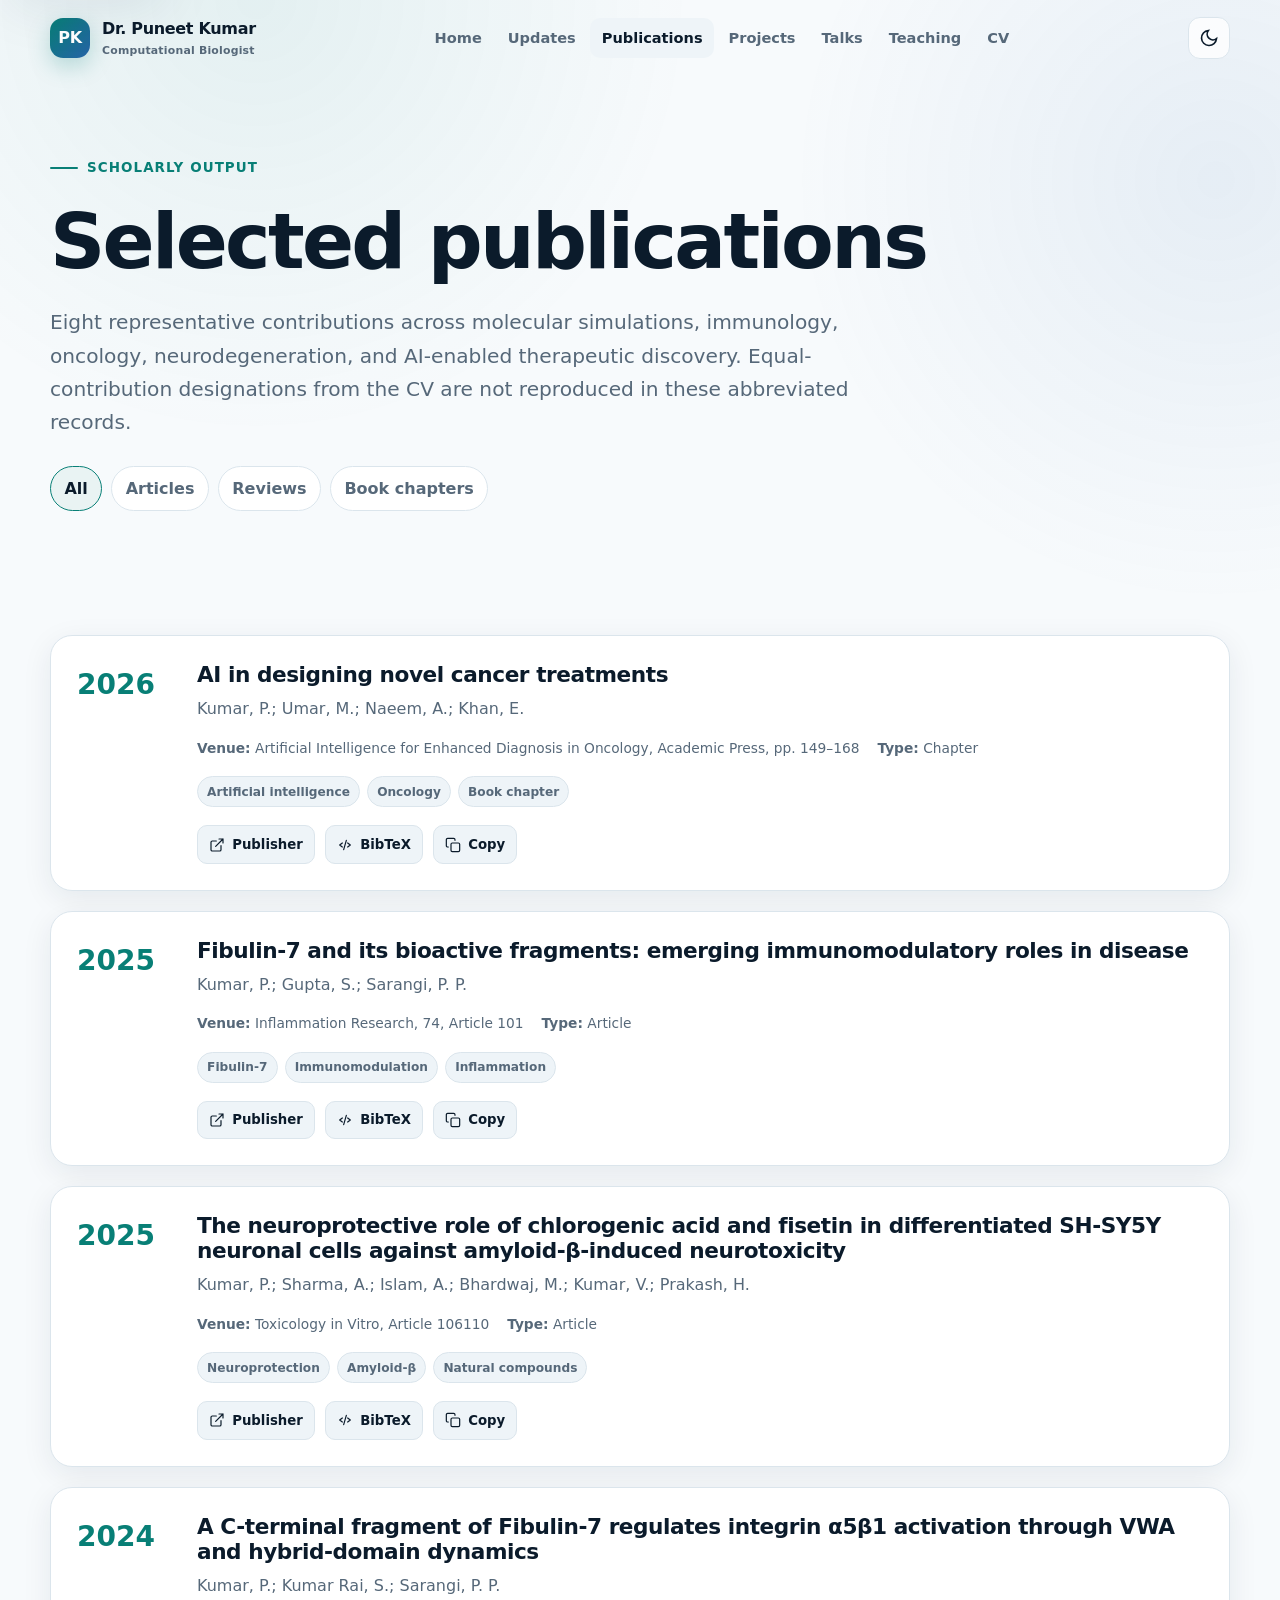
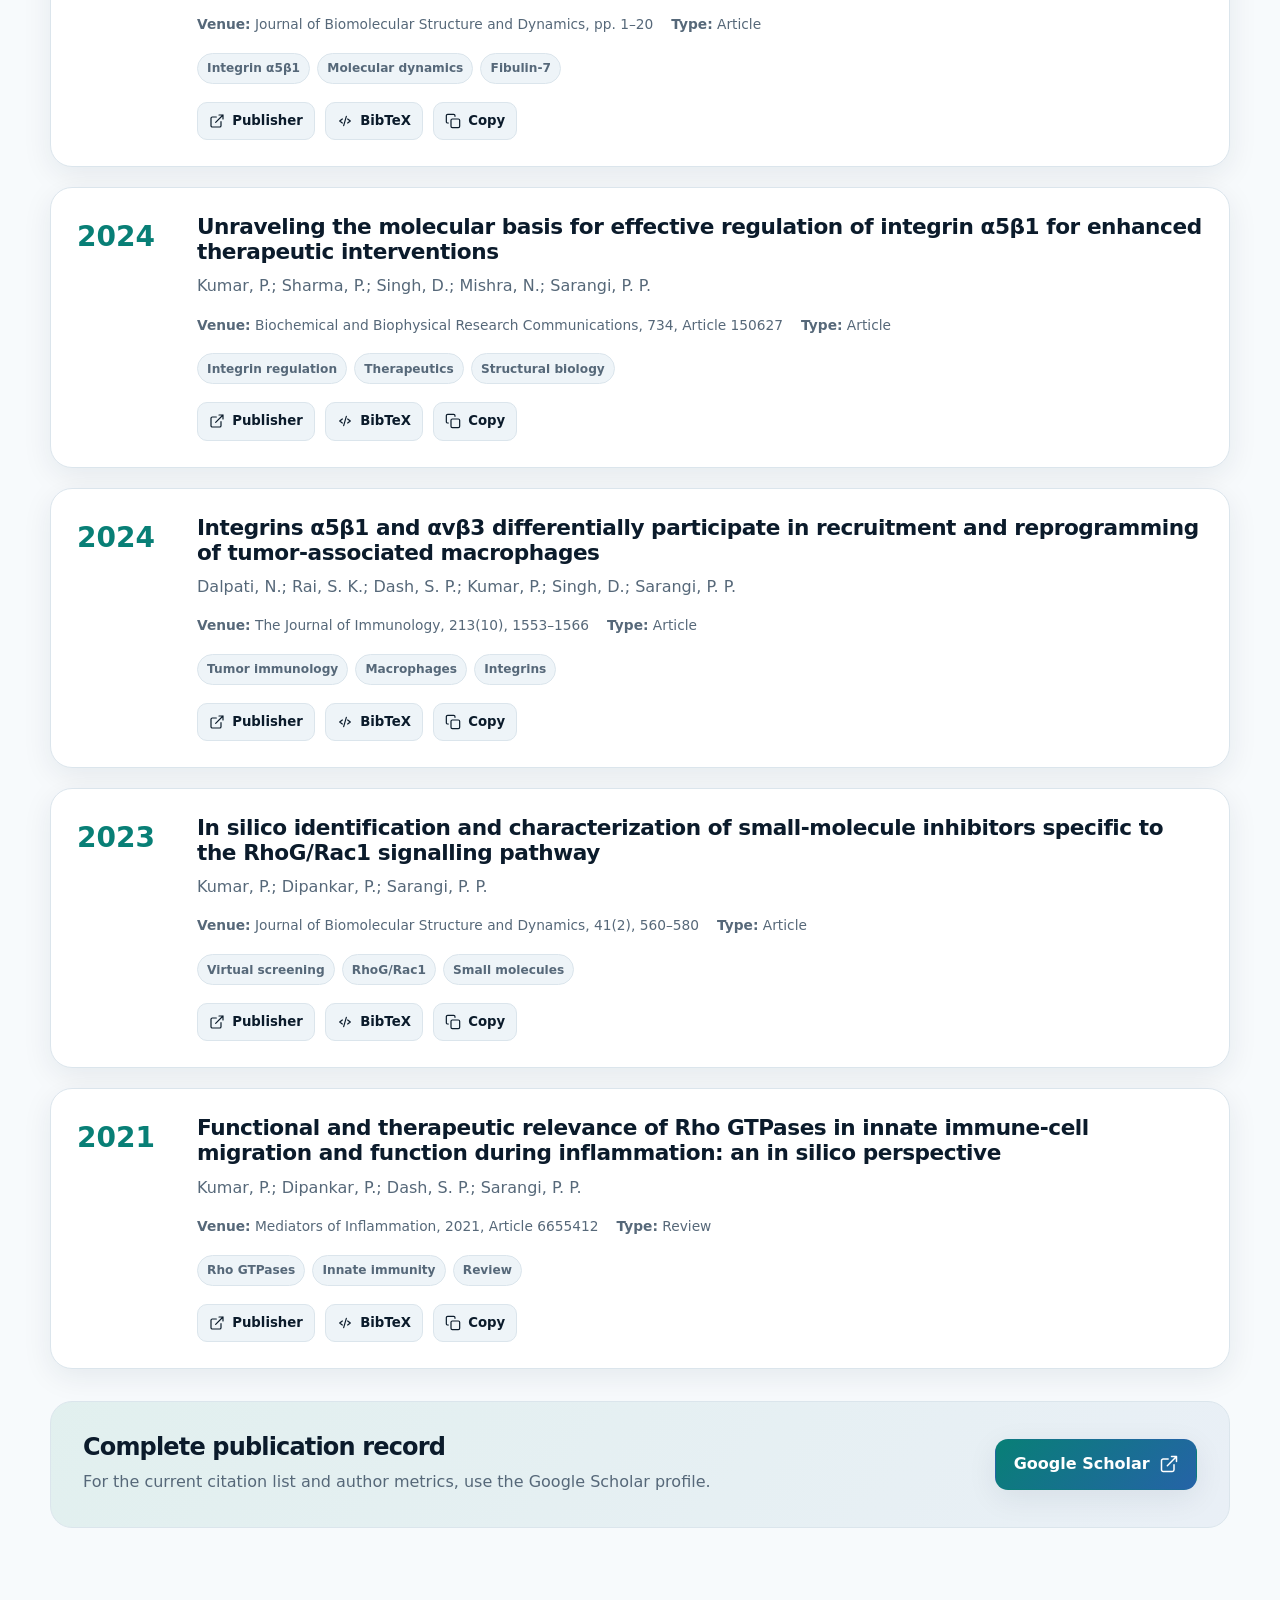
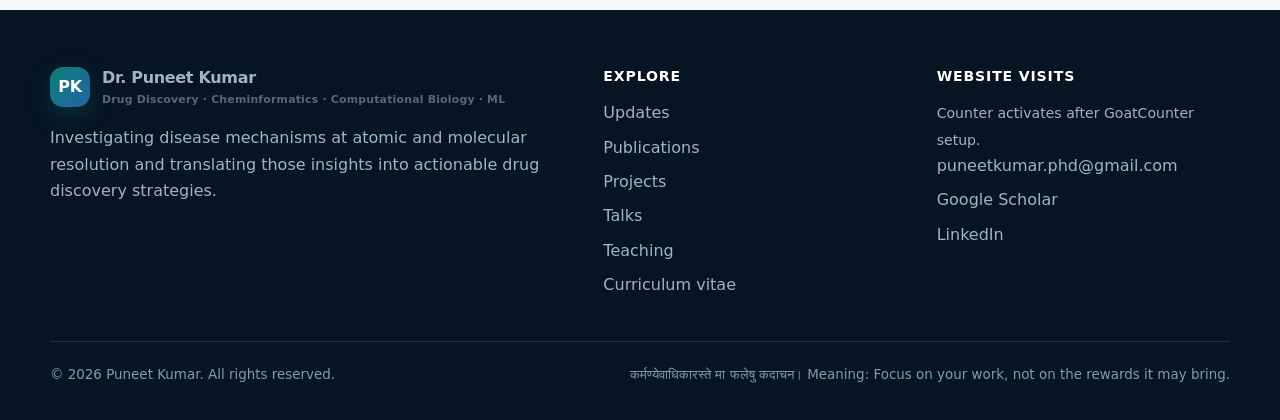
<file: publications.html>
<!doctype html>
<html lang="en">
<head>
  <meta charset="utf-8"><meta name="viewport" content="width=device-width,initial-scale=1">
  <title>Publications | Dr. Puneet Kumar</title>
  <meta name="description" content="Selected publications by Dr. Puneet Kumar with BibTeX metadata and links to publisher records.">
  <meta name="author" content="Dr. Puneet Kumar"><meta name="theme-color" content="#071523">
  <meta property="og:type" content="website"><meta property="og:title" content="Publications | Dr. Puneet Kumar"><meta property="og:description" content="Selected publications by Dr. Puneet Kumar with BibTeX metadata and links to publisher records."><meta property="og:image" content="assets/img/social-preview.png">
  <link rel="icon" href="assets/img/favicon.svg" type="image/svg+xml"><link rel="stylesheet" href="assets/css/styles.css">
  <script src="assets/js/site-config.js"></script><script defer src="assets/js/main.js"></script>
</head>
<body data-page="publications">
<a class="skip-link" href="#main">Skip to content</a>
<header class="site-header">
  <div class="container nav-wrap">
    <a class="brand" href="index.html" aria-label="Puneet Kumar home"><span class="brand-mark">PK</span><span>Dr. Puneet Kumar<small>Computational Biologist</small></span></a>
    <nav class="nav-links" aria-label="Primary navigation"><a href="index.html" data-nav="home">Home</a><a href="updates.html" data-nav="updates">Updates</a><a href="publications.html" data-nav="publications">Publications</a><a href="projects.html" data-nav="projects">Projects</a><a href="talks.html" data-nav="talks">Talks</a><a href="teaching.html" data-nav="teaching">Teaching</a><a href="cv.html" data-nav="cv">CV</a></nav>
    <div class="nav-actions">
      <button class="icon-btn" type="button" data-theme-toggle aria-label="Switch color theme"></button>
      <button class="icon-btn menu-btn" type="button" data-menu-toggle aria-expanded="false" aria-label="Open navigation menu"><svg aria-hidden="true" width="20" height="20" viewBox="0 0 24 24" fill="none" stroke="currentColor" stroke-width="1.8" stroke-linecap="round" stroke-linejoin="round"><path d="M4 19V9M10 19V5M16 19v-7M22 19V3"/></svg></button>
    </div>
  </div>
</header>
<main id="main"><section class="page-hero"><div class="container reveal"><div class="eyebrow">Scholarly output</div><h1>Selected publications</h1><p class="lead">Eight representative contributions across molecular simulations, immunology, oncology, neurodegeneration, and AI-enabled therapeutic discovery. Equal-contribution designations from the CV are not reproduced in these abbreviated records.</p><div class="filter-bar" aria-label="Filter publications"><button class="filter-btn active" data-filter="all">All</button><button class="filter-btn" data-filter="article">Articles</button><button class="filter-btn" data-filter="review">Reviews</button><button class="filter-btn" data-filter="chapter">Book chapters</button></div></div></section><section class="section"><div class="container"><div class="pub-list"><article class="pub-card reveal" data-pub-type="chapter"><div class="pub-year">2026</div><div><h2>AI in designing novel cancer treatments</h2><p class="citation">Kumar, P.; Umar, M.; Naeem, A.; Khan, E.</p><div class="pub-meta"><span><b>Venue:</b> Artificial Intelligence for Enhanced Diagnosis in Oncology, Academic Press, pp. 149–168</span><span><b>Type:</b> Chapter</span></div><div class="tags"><span class="tag">Artificial intelligence</span><span class="tag">Oncology</span><span class="tag">Book chapter</span></div><div class="pub-actions"><a class="small-btn" href="https://www.sciencedirect.com/science/chapter/edited-volume/abs/pii/B9780443450044000116?via%3Dihub" target="_blank" rel="noopener"><svg aria-hidden="true" width="16" height="16" viewBox="0 0 24 24" fill="none" stroke="currentColor" stroke-width="1.8" stroke-linecap="round" stroke-linejoin="round"><path d="M15 3h6v6M10 14 21 3M18 13v6a2 2 0 0 1-2 2H5a2 2 0 0 1-2-2V8a2 2 0 0 1 2-2h6"/></svg> Publisher</a><button class="small-btn" type="button" data-bib-toggle="bib-1" aria-expanded="false"><svg aria-hidden="true" width="16" height="16" viewBox="0 0 24 24" fill="none" stroke="currentColor" stroke-width="1.8" stroke-linecap="round" stroke-linejoin="round"><path d="m8 9-4 3 4 3M16 9l4 3-4 3M14 5l-4 14"/></svg> <span>BibTeX</span></button><button class="small-btn" type="button" data-copy-bib="bib-1"><svg aria-hidden="true" width="16" height="16" viewBox="0 0 24 24" fill="none" stroke="currentColor" stroke-width="1.8" stroke-linecap="round" stroke-linejoin="round"><rect x="9" y="9" width="13" height="13" rx="2"/><path d="M5 15H4a2 2 0 0 1-2-2V4a2 2 0 0 1 2-2h9a2 2 0 0 1 2 2v1"/></svg> Copy</button></div><pre class="bibtex" id="bib-1">@incollection{kumar2026ai,
  author    = {Kumar, Puneet and Umar, M. and Naeem, A. and Khan, E.},
  title     = {AI in Designing Novel Cancer Treatments},
  booktitle = {Artificial Intelligence for Enhanced Diagnosis in Oncology},
  publisher = {Academic Press},
  pages     = {149--168},
  year      = {2026},
  url       = {https://www.sciencedirect.com/science/chapter/edited-volume/abs/pii/B9780443450044000116}
}</pre></div></article><article class="pub-card reveal" data-pub-type="article"><div class="pub-year">2025</div><div><h2>Fibulin-7 and its bioactive fragments: emerging immunomodulatory roles in disease</h2><p class="citation">Kumar, P.; Gupta, S.; Sarangi, P. P.</p><div class="pub-meta"><span><b>Venue:</b> Inflammation Research, 74, Article 101</span><span><b>Type:</b> Article</span></div><div class="tags"><span class="tag">Fibulin-7</span><span class="tag">Immunomodulation</span><span class="tag">Inflammation</span></div><div class="pub-actions"><a class="small-btn" href="https://link.springer.com/article/10.1007/s00011-025-02067-8" target="_blank" rel="noopener"><svg aria-hidden="true" width="16" height="16" viewBox="0 0 24 24" fill="none" stroke="currentColor" stroke-width="1.8" stroke-linecap="round" stroke-linejoin="round"><path d="M15 3h6v6M10 14 21 3M18 13v6a2 2 0 0 1-2 2H5a2 2 0 0 1-2-2V8a2 2 0 0 1 2-2h6"/></svg> Publisher</a><button class="small-btn" type="button" data-bib-toggle="bib-2" aria-expanded="false"><svg aria-hidden="true" width="16" height="16" viewBox="0 0 24 24" fill="none" stroke="currentColor" stroke-width="1.8" stroke-linecap="round" stroke-linejoin="round"><path d="m8 9-4 3 4 3M16 9l4 3-4 3M14 5l-4 14"/></svg> <span>BibTeX</span></button><button class="small-btn" type="button" data-copy-bib="bib-2"><svg aria-hidden="true" width="16" height="16" viewBox="0 0 24 24" fill="none" stroke="currentColor" stroke-width="1.8" stroke-linecap="round" stroke-linejoin="round"><rect x="9" y="9" width="13" height="13" rx="2"/><path d="M5 15H4a2 2 0 0 1-2-2V4a2 2 0 0 1 2-2h9a2 2 0 0 1 2 2v1"/></svg> Copy</button></div><pre class="bibtex" id="bib-2">@article{kumar2025fibulin7,
  author  = {Kumar, Puneet and Gupta, S. and Sarangi, Pranita P.},
  title   = {Fibulin-7 and Its Bioactive Fragments: Emerging Immunomodulatory Roles in Disease},
  journal = {Inflammation Research},
  volume  = {74},
  pages   = {101},
  year    = {2025},
  doi     = {10.1007/s00011-025-02067-8}
}</pre></div></article><article class="pub-card reveal" data-pub-type="article"><div class="pub-year">2025</div><div><h2>The neuroprotective role of chlorogenic acid and fisetin in differentiated SH-SY5Y neuronal cells against amyloid-β-induced neurotoxicity</h2><p class="citation">Kumar, P.; Sharma, A.; Islam, A.; Bhardwaj, M.; Kumar, V.; Prakash, H.</p><div class="pub-meta"><span><b>Venue:</b> Toxicology in Vitro, Article 106110</span><span><b>Type:</b> Article</span></div><div class="tags"><span class="tag">Neuroprotection</span><span class="tag">Amyloid-β</span><span class="tag">Natural compounds</span></div><div class="pub-actions"><a class="small-btn" href="https://www.sciencedirect.com/science/article/pii/S0887233325001043?via%3Dihub" target="_blank" rel="noopener"><svg aria-hidden="true" width="16" height="16" viewBox="0 0 24 24" fill="none" stroke="currentColor" stroke-width="1.8" stroke-linecap="round" stroke-linejoin="round"><path d="M15 3h6v6M10 14 21 3M18 13v6a2 2 0 0 1-2 2H5a2 2 0 0 1-2-2V8a2 2 0 0 1 2-2h6"/></svg> Publisher</a><button class="small-btn" type="button" data-bib-toggle="bib-3" aria-expanded="false"><svg aria-hidden="true" width="16" height="16" viewBox="0 0 24 24" fill="none" stroke="currentColor" stroke-width="1.8" stroke-linecap="round" stroke-linejoin="round"><path d="m8 9-4 3 4 3M16 9l4 3-4 3M14 5l-4 14"/></svg> <span>BibTeX</span></button><button class="small-btn" type="button" data-copy-bib="bib-3"><svg aria-hidden="true" width="16" height="16" viewBox="0 0 24 24" fill="none" stroke="currentColor" stroke-width="1.8" stroke-linecap="round" stroke-linejoin="round"><rect x="9" y="9" width="13" height="13" rx="2"/><path d="M5 15H4a2 2 0 0 1-2-2V4a2 2 0 0 1 2-2h9a2 2 0 0 1 2 2v1"/></svg> Copy</button></div><pre class="bibtex" id="bib-3">@article{kumar2025neuroprotective,
  author  = {Kumar, Puneet and Sharma, A. and Islam, A. and Bhardwaj, M. and Kumar, V. and Prakash, H.},
  title   = {The Neuroprotective Role of Chlorogenic Acid and Fisetin in Differentiated Neuronal Cell Line SH-SY5Y against Amyloid-\beta-Induced Neurotoxicity},
  journal = {Toxicology in Vitro},
  pages   = {106110},
  year    = {2025},
  url     = {https://www.sciencedirect.com/science/article/pii/S0887233325001043}
}</pre></div></article><article class="pub-card reveal" data-pub-type="article"><div class="pub-year">2024</div><div><h2>A C-terminal fragment of Fibulin-7 regulates integrin α5β1 activation through VWA and hybrid-domain dynamics</h2><p class="citation">Kumar, P.; Kumar Rai, S.; Sarangi, P. P.</p><div class="pub-meta"><span><b>Venue:</b> Journal of Biomolecular Structure and Dynamics, pp. 1–20</span><span><b>Type:</b> Article</span></div><div class="tags"><span class="tag">Integrin α5β1</span><span class="tag">Molecular dynamics</span><span class="tag">Fibulin-7</span></div><div class="pub-actions"><a class="small-btn" href="https://www.tandfonline.com/doi/full/10.1080/07391102.2024.2431189#abstract" target="_blank" rel="noopener"><svg aria-hidden="true" width="16" height="16" viewBox="0 0 24 24" fill="none" stroke="currentColor" stroke-width="1.8" stroke-linecap="round" stroke-linejoin="round"><path d="M15 3h6v6M10 14 21 3M18 13v6a2 2 0 0 1-2 2H5a2 2 0 0 1-2-2V8a2 2 0 0 1 2-2h6"/></svg> Publisher</a><button class="small-btn" type="button" data-bib-toggle="bib-4" aria-expanded="false"><svg aria-hidden="true" width="16" height="16" viewBox="0 0 24 24" fill="none" stroke="currentColor" stroke-width="1.8" stroke-linecap="round" stroke-linejoin="round"><path d="m8 9-4 3 4 3M16 9l4 3-4 3M14 5l-4 14"/></svg> <span>BibTeX</span></button><button class="small-btn" type="button" data-copy-bib="bib-4"><svg aria-hidden="true" width="16" height="16" viewBox="0 0 24 24" fill="none" stroke="currentColor" stroke-width="1.8" stroke-linecap="round" stroke-linejoin="round"><rect x="9" y="9" width="13" height="13" rx="2"/><path d="M5 15H4a2 2 0 0 1-2-2V4a2 2 0 0 1 2-2h9a2 2 0 0 1 2 2v1"/></svg> Copy</button></div><pre class="bibtex" id="bib-4">@article{kumar2024fbln7c,
  author  = {Kumar, Puneet and Kumar Rai, S. and Sarangi, Pranita P.},
  title   = {An In-Silico Study Reveals That a C-Terminal Fragment of the Adhesion Protein Fibulin7 Regulates the Activation of Integrin $\alpha$5$\beta$1 through Dynamics of VWA and the Hybrid Domain in the $\beta$1 Subunit},
  journal = {Journal of Biomolecular Structure and Dynamics},
  pages   = {1--20},
  year    = {2024},
  doi     = {10.1080/07391102.2024.2431189}
}</pre></div></article><article class="pub-card reveal" data-pub-type="article"><div class="pub-year">2024</div><div><h2>Unraveling the molecular basis for effective regulation of integrin α5β1 for enhanced therapeutic interventions</h2><p class="citation">Kumar, P.; Sharma, P.; Singh, D.; Mishra, N.; Sarangi, P. P.</p><div class="pub-meta"><span><b>Venue:</b> Biochemical and Biophysical Research Communications, 734, Article 150627</span><span><b>Type:</b> Article</span></div><div class="tags"><span class="tag">Integrin regulation</span><span class="tag">Therapeutics</span><span class="tag">Structural biology</span></div><div class="pub-actions"><a class="small-btn" href="https://www.sciencedirect.com/science/article/pii/S0006291X2401163X?via%3Dihub" target="_blank" rel="noopener"><svg aria-hidden="true" width="16" height="16" viewBox="0 0 24 24" fill="none" stroke="currentColor" stroke-width="1.8" stroke-linecap="round" stroke-linejoin="round"><path d="M15 3h6v6M10 14 21 3M18 13v6a2 2 0 0 1-2 2H5a2 2 0 0 1-2-2V8a2 2 0 0 1 2-2h6"/></svg> Publisher</a><button class="small-btn" type="button" data-bib-toggle="bib-5" aria-expanded="false"><svg aria-hidden="true" width="16" height="16" viewBox="0 0 24 24" fill="none" stroke="currentColor" stroke-width="1.8" stroke-linecap="round" stroke-linejoin="round"><path d="m8 9-4 3 4 3M16 9l4 3-4 3M14 5l-4 14"/></svg> <span>BibTeX</span></button><button class="small-btn" type="button" data-copy-bib="bib-5"><svg aria-hidden="true" width="16" height="16" viewBox="0 0 24 24" fill="none" stroke="currentColor" stroke-width="1.8" stroke-linecap="round" stroke-linejoin="round"><rect x="9" y="9" width="13" height="13" rx="2"/><path d="M5 15H4a2 2 0 0 1-2-2V4a2 2 0 0 1 2-2h9a2 2 0 0 1 2 2v1"/></svg> Copy</button></div><pre class="bibtex" id="bib-5">@article{kumar2024integrin,
  author  = {Kumar, Puneet and Sharma, P. and Singh, D. and Mishra, N. and Sarangi, Pranita P.},
  title   = {Unraveling the Molecular Basis for Effective Regulation of Integrin $\alpha$5$\beta$1 for Enhanced Therapeutic Interventions},
  journal = {Biochemical and Biophysical Research Communications},
  volume  = {734},
  pages   = {150627},
  year    = {2024},
  url     = {https://www.sciencedirect.com/science/article/pii/S0006291X2401163X}
}</pre></div></article><article class="pub-card reveal" data-pub-type="article"><div class="pub-year">2024</div><div><h2>Integrins α5β1 and αvβ3 differentially participate in recruitment and reprogramming of tumor-associated macrophages</h2><p class="citation">Dalpati, N.; Rai, S. K.; Dash, S. P.; Kumar, P.; Singh, D.; Sarangi, P. P.</p><div class="pub-meta"><span><b>Venue:</b> The Journal of Immunology, 213(10), 1553–1566</span><span><b>Type:</b> Article</span></div><div class="tags"><span class="tag">Tumor immunology</span><span class="tag">Macrophages</span><span class="tag">Integrins</span></div><div class="pub-actions"><a class="small-btn" href="https://academic.oup.com/jimmunol/article/213/10/1553/7960677" target="_blank" rel="noopener"><svg aria-hidden="true" width="16" height="16" viewBox="0 0 24 24" fill="none" stroke="currentColor" stroke-width="1.8" stroke-linecap="round" stroke-linejoin="round"><path d="M15 3h6v6M10 14 21 3M18 13v6a2 2 0 0 1-2 2H5a2 2 0 0 1-2-2V8a2 2 0 0 1 2-2h6"/></svg> Publisher</a><button class="small-btn" type="button" data-bib-toggle="bib-6" aria-expanded="false"><svg aria-hidden="true" width="16" height="16" viewBox="0 0 24 24" fill="none" stroke="currentColor" stroke-width="1.8" stroke-linecap="round" stroke-linejoin="round"><path d="m8 9-4 3 4 3M16 9l4 3-4 3M14 5l-4 14"/></svg> <span>BibTeX</span></button><button class="small-btn" type="button" data-copy-bib="bib-6"><svg aria-hidden="true" width="16" height="16" viewBox="0 0 24 24" fill="none" stroke="currentColor" stroke-width="1.8" stroke-linecap="round" stroke-linejoin="round"><rect x="9" y="9" width="13" height="13" rx="2"/><path d="M5 15H4a2 2 0 0 1-2-2V4a2 2 0 0 1 2-2h9a2 2 0 0 1 2 2v1"/></svg> Copy</button></div><pre class="bibtex" id="bib-6">@article{dalpati2024integrins,
  author  = {Dalpati, N. and Rai, S. K. and Dash, S. P. and Kumar, Puneet and Singh, D. and Sarangi, Pranita P.},
  title   = {Integrins $\alpha$5$\beta$1 and $\alpha$v$\beta$3 Differentially Participate in the Recruitment and Reprogramming of Tumor-Associated Macrophages in In Vitro and In Vivo Models of Breast Tumor},
  journal = {The Journal of Immunology},
  volume  = {213},
  number  = {10},
  pages   = {1553--1566},
  year    = {2024},
  url     = {https://academic.oup.com/jimmunol/article/213/10/1553/7960677}
}</pre></div></article><article class="pub-card reveal" data-pub-type="article"><div class="pub-year">2023</div><div><h2>In silico identification and characterization of small-molecule inhibitors specific to the RhoG/Rac1 signalling pathway</h2><p class="citation">Kumar, P.; Dipankar, P.; Sarangi, P. P.</p><div class="pub-meta"><span><b>Venue:</b> Journal of Biomolecular Structure and Dynamics, 41(2), 560–580</span><span><b>Type:</b> Article</span></div><div class="tags"><span class="tag">Virtual screening</span><span class="tag">RhoG/Rac1</span><span class="tag">Small molecules</span></div><div class="pub-actions"><a class="small-btn" href="https://www.tandfonline.com/doi/full/10.1080/07391102.2021.2009032" target="_blank" rel="noopener"><svg aria-hidden="true" width="16" height="16" viewBox="0 0 24 24" fill="none" stroke="currentColor" stroke-width="1.8" stroke-linecap="round" stroke-linejoin="round"><path d="M15 3h6v6M10 14 21 3M18 13v6a2 2 0 0 1-2 2H5a2 2 0 0 1-2-2V8a2 2 0 0 1 2-2h6"/></svg> Publisher</a><button class="small-btn" type="button" data-bib-toggle="bib-7" aria-expanded="false"><svg aria-hidden="true" width="16" height="16" viewBox="0 0 24 24" fill="none" stroke="currentColor" stroke-width="1.8" stroke-linecap="round" stroke-linejoin="round"><path d="m8 9-4 3 4 3M16 9l4 3-4 3M14 5l-4 14"/></svg> <span>BibTeX</span></button><button class="small-btn" type="button" data-copy-bib="bib-7"><svg aria-hidden="true" width="16" height="16" viewBox="0 0 24 24" fill="none" stroke="currentColor" stroke-width="1.8" stroke-linecap="round" stroke-linejoin="round"><rect x="9" y="9" width="13" height="13" rx="2"/><path d="M5 15H4a2 2 0 0 1-2-2V4a2 2 0 0 1 2-2h9a2 2 0 0 1 2 2v1"/></svg> Copy</button></div><pre class="bibtex" id="bib-7">@article{kumar2023rhog,
  author  = {Kumar, Puneet and Dipankar, P. and Sarangi, Pranita P.},
  title   = {In Silico Identification and Characterization of Small-Molecule Inhibitors Specific to the RhoG/Rac1 Signaling Pathway},
  journal = {Journal of Biomolecular Structure and Dynamics},
  volume  = {41},
  number  = {2},
  pages   = {560--580},
  year    = {2023},
  doi     = {10.1080/07391102.2021.2009032}
}</pre></div></article><article class="pub-card reveal" data-pub-type="review"><div class="pub-year">2021</div><div><h2>Functional and therapeutic relevance of Rho GTPases in innate immune-cell migration and function during inflammation: an in silico perspective</h2><p class="citation">Kumar, P.; Dipankar, P.; Dash, S. P.; Sarangi, P. P.</p><div class="pub-meta"><span><b>Venue:</b> Mediators of Inflammation, 2021, Article 6655412</span><span><b>Type:</b> Review</span></div><div class="tags"><span class="tag">Rho GTPases</span><span class="tag">Innate immunity</span><span class="tag">Review</span></div><div class="pub-actions"><a class="small-btn" href="https://onlinelibrary.wiley.com/doi/10.1155/2021/6655412" target="_blank" rel="noopener"><svg aria-hidden="true" width="16" height="16" viewBox="0 0 24 24" fill="none" stroke="currentColor" stroke-width="1.8" stroke-linecap="round" stroke-linejoin="round"><path d="M15 3h6v6M10 14 21 3M18 13v6a2 2 0 0 1-2 2H5a2 2 0 0 1-2-2V8a2 2 0 0 1 2-2h6"/></svg> Publisher</a><button class="small-btn" type="button" data-bib-toggle="bib-8" aria-expanded="false"><svg aria-hidden="true" width="16" height="16" viewBox="0 0 24 24" fill="none" stroke="currentColor" stroke-width="1.8" stroke-linecap="round" stroke-linejoin="round"><path d="m8 9-4 3 4 3M16 9l4 3-4 3M14 5l-4 14"/></svg> <span>BibTeX</span></button><button class="small-btn" type="button" data-copy-bib="bib-8"><svg aria-hidden="true" width="16" height="16" viewBox="0 0 24 24" fill="none" stroke="currentColor" stroke-width="1.8" stroke-linecap="round" stroke-linejoin="round"><rect x="9" y="9" width="13" height="13" rx="2"/><path d="M5 15H4a2 2 0 0 1-2-2V4a2 2 0 0 1 2-2h9a2 2 0 0 1 2 2v1"/></svg> Copy</button></div><pre class="bibtex" id="bib-8">@article{kumar2021rho,
  author  = {Kumar, Puneet and Dipankar, P. and Dash, S. P. and Sarangi, Pranita P.},
  title   = {Functional and Therapeutic Relevance of Rho GTPases in Innate Immune Cell Migration and Function during Inflammation: An In-Silico Perspective},
  journal = {Mediators of Inflammation},
  volume  = {2021},
  pages   = {6655412},
  year    = {2021},
  doi     = {10.1155/2021/6655412}
}</pre></div></article></div><div class="callout reveal" style="margin-top:32px"><div><h2>Complete publication record</h2><p>For the current citation list and author metrics, use the Google Scholar profile.</p></div><a class="btn primary" href="https://scholar.google.com/citations?hl=en&amp;user=aHLch4UAAAAJ" target="_blank" rel="noopener">Google Scholar <svg aria-hidden="true" width="20" height="20" viewBox="0 0 24 24" fill="none" stroke="currentColor" stroke-width="1.8" stroke-linecap="round" stroke-linejoin="round"><path d="M15 3h6v6M10 14 21 3M18 13v6a2 2 0 0 1-2 2H5a2 2 0 0 1-2-2V8a2 2 0 0 1 2-2h6"/></svg></a></div></div></section></main>
<footer class="footer">
  <div class="container">
    <div class="footer-grid">
      <div><a class="brand" href="index.html"><span class="brand-mark">PK</span><span>Dr. Puneet Kumar<small>Drug Discovery · Cheminformatics · Computational Biology · ML</small></span></a><p>Investigating disease mechanisms at atomic and molecular resolution and translating those insights into actionable drug discovery strategies.</p></div>
      <div><div class="footer-title">Explore</div><div class="footer-links"><a href="updates.html">Updates</a><a href="publications.html">Publications</a><a href="projects.html">Projects</a><a href="talks.html">Talks</a><a href="teaching.html">Teaching</a><a href="cv.html">Curriculum vitae</a></div></div>
      <div><div class="footer-title">Website visits</div><div class="counter-shell"><div id="visitor-count"><span class="counter-placeholder">Counter activates after GoatCounter setup.</span></div></div><div class="footer-links"><a href="mailto:puneetkumar.phd@gmail.com">puneetkumar.phd@gmail.com</a><a href="https://scholar.google.com/citations?hl=en&amp;user=aHLch4UAAAAJ" target="_blank" rel="noopener">Google Scholar</a><a href="https://www.linkedin.com/in/puneet-kumar-b0312195/" target="_blank" rel="noopener">LinkedIn</a></div></div>
    </div>
    <div class="footer-bottom"><span>© <span data-current-year></span> Puneet Kumar. All rights reserved.</span><span>कर्मण्येवाधिकारस्ते मा फलेषु कदाचन। Meaning: Focus on your work, not on the rewards it may bring.</span></div>
  </div>
</footer>
</body></html>
</file>
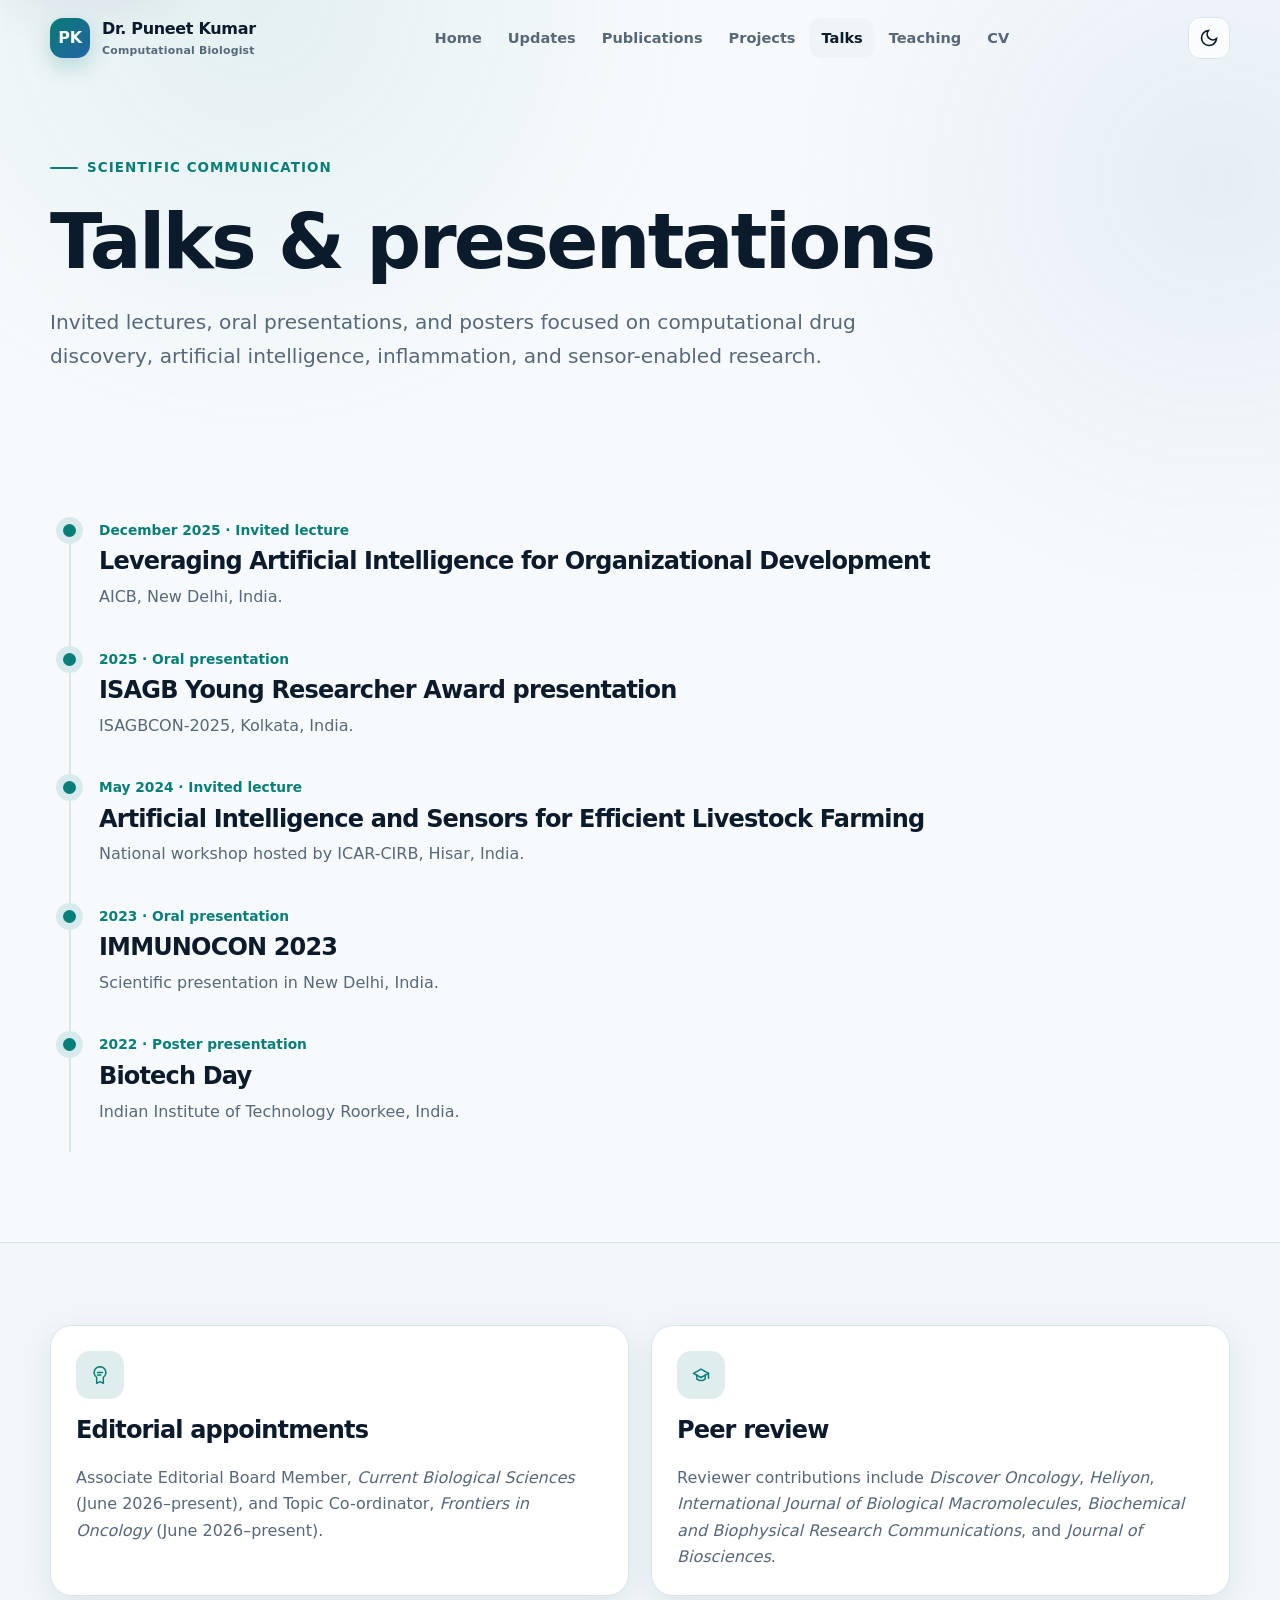
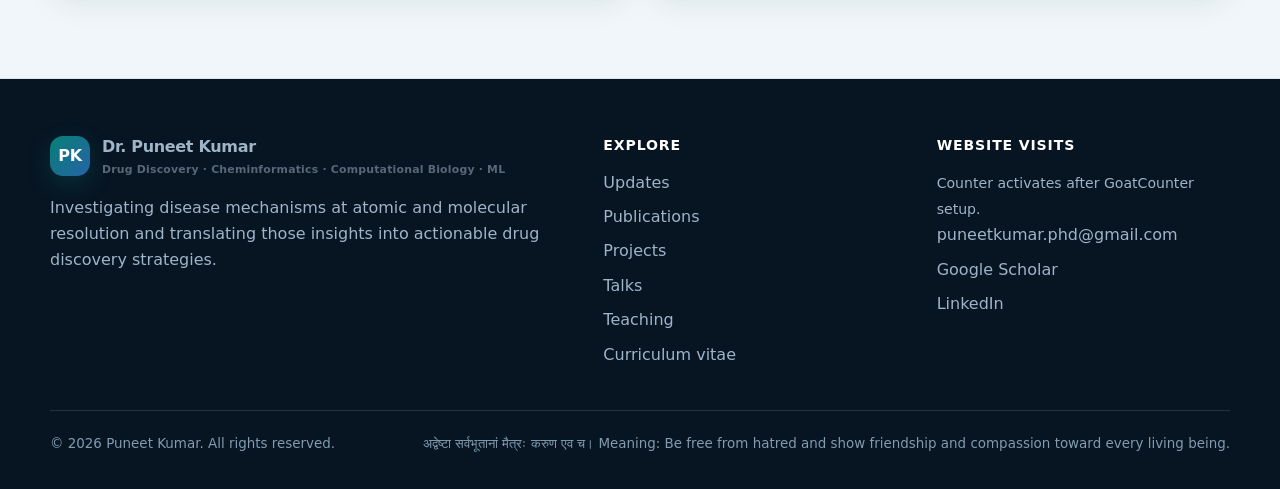
<file: talks.html>
<!doctype html>
<html lang="en">
<head>
  <meta charset="utf-8"><meta name="viewport" content="width=device-width,initial-scale=1">
  <title>Talks &amp; Presentations | Dr. Puneet Kumar</title>
  <meta name="description" content="Invited lectures, conference presentations, editorial appointments, and academic service by Dr. Puneet Kumar.">
  <meta name="author" content="Dr. Puneet Kumar"><meta name="theme-color" content="#071523">
  <meta property="og:type" content="website"><meta property="og:title" content="Talks &amp; Presentations | Dr. Puneet Kumar"><meta property="og:description" content="Invited lectures, conference presentations, editorial appointments, and academic service by Dr. Puneet Kumar."><meta property="og:image" content="assets/img/social-preview.png">
  <link rel="icon" href="assets/img/favicon.svg" type="image/svg+xml"><link rel="stylesheet" href="assets/css/styles.css">
  <script src="assets/js/site-config.js"></script><script defer src="assets/js/main.js"></script>
</head>
<body data-page="talks">
<a class="skip-link" href="#main">Skip to content</a>
<header class="site-header">
  <div class="container nav-wrap">
    <a class="brand" href="index.html" aria-label="Puneet Kumar home"><span class="brand-mark">PK</span><span>Dr. Puneet Kumar<small>Computational Biologist</small></span></a>
    <nav class="nav-links" aria-label="Primary navigation"><a href="index.html" data-nav="home">Home</a><a href="updates.html" data-nav="updates">Updates</a><a href="publications.html" data-nav="publications">Publications</a><a href="projects.html" data-nav="projects">Projects</a><a href="talks.html" data-nav="talks">Talks</a><a href="teaching.html" data-nav="teaching">Teaching</a><a href="cv.html" data-nav="cv">CV</a></nav>
    <div class="nav-actions">
      <button class="icon-btn" type="button" data-theme-toggle aria-label="Switch color theme"></button>
      <button class="icon-btn menu-btn" type="button" data-menu-toggle aria-expanded="false" aria-label="Open navigation menu"><svg aria-hidden="true" width="20" height="20" viewBox="0 0 24 24" fill="none" stroke="currentColor" stroke-width="1.8" stroke-linecap="round" stroke-linejoin="round"><path d="M4 19V9M10 19V5M16 19v-7M22 19V3"/></svg></button>
    </div>
  </div>
</header>
<main id="main"><section class="page-hero"><div class="container reveal"><div class="eyebrow">Scientific communication</div><h1>Talks &amp; presentations</h1><p class="lead">Invited lectures, oral presentations, and posters focused on computational drug discovery, artificial intelligence, inflammation, and sensor-enabled research.</p></div></section><section class="section"><div class="container"><div class="timeline"><article class="timeline-item reveal"><time>December 2025 · Invited lecture</time><h2>Leveraging Artificial Intelligence for Organizational Development</h2><p>AICB, New Delhi, India.</p></article><article class="timeline-item reveal"><time>2025 · Oral presentation</time><h2>ISAGB Young Researcher Award presentation</h2><p>ISAGBCON-2025, Kolkata, India.</p></article><article class="timeline-item reveal"><time>May 2024 · Invited lecture</time><h2>Artificial Intelligence and Sensors for Efficient Livestock Farming</h2><p>National workshop hosted by ICAR-CIRB, Hisar, India.</p></article><article class="timeline-item reveal"><time>2023 · Oral presentation</time><h2>IMMUNOCON 2023</h2><p>Scientific presentation in New Delhi, India.</p></article><article class="timeline-item reveal"><time>2022 · Poster presentation</time><h2>Biotech Day</h2><p>Indian Institute of Technology Roorkee, India.</p></article></div></div></section><section class="section alt"><div class="container"><div class="grid-2"><div class="card reveal"><div class="icon-box"><svg aria-hidden="true" width="20" height="20" viewBox="0 0 24 24" fill="none" stroke="currentColor" stroke-width="1.8" stroke-linecap="round" stroke-linejoin="round"><path d="M12 2a7 7 0 0 0-4 12.7V22l4-2 4 2v-7.3A7 7 0 0 0 12 2Z"/><path d="M9 9h6M9 12h4"/></svg></div><h2>Editorial appointments</h2><p>Associate Editorial Board Member, <i>Current Biological Sciences</i> (June 2026–present), and Topic Co-ordinator, <i>Frontiers in Oncology</i> (June 2026–present).</p></div><div class="card reveal"><div class="icon-box"><svg aria-hidden="true" width="20" height="20" viewBox="0 0 24 24" fill="none" stroke="currentColor" stroke-width="1.8" stroke-linecap="round" stroke-linejoin="round"><path d="m3 10 9-5 9 5-9 5-9-5Z"/><path d="M7 12v5c3 2 7 2 10 0v-5M21 10v6"/></svg></div><h2>Peer review</h2><p>Reviewer contributions include <i>Discover Oncology</i>, <i>Heliyon</i>, <i>International Journal of Biological Macromolecules</i>, <i>Biochemical and Biophysical Research Communications</i>, and <i>Journal of Biosciences</i>.</p></div></div></div></section></main>
<footer class="footer">
  <div class="container">
    <div class="footer-grid">
      <div><a class="brand" href="index.html"><span class="brand-mark">PK</span><span>Dr. Puneet Kumar<small>Drug Discovery · Cheminformatics · Computational Biology · ML</small></span></a><p>Investigating disease mechanisms at atomic and molecular resolution and translating those insights into actionable drug discovery strategies.</p></div>
      <div><div class="footer-title">Explore</div><div class="footer-links"><a href="updates.html">Updates</a><a href="publications.html">Publications</a><a href="projects.html">Projects</a><a href="talks.html">Talks</a><a href="teaching.html">Teaching</a><a href="cv.html">Curriculum vitae</a></div></div>
      <div><div class="footer-title">Website visits</div><div class="counter-shell"><div id="visitor-count"><span class="counter-placeholder">Counter activates after GoatCounter setup.</span></div></div><div class="footer-links"><a href="mailto:puneetkumar.phd@gmail.com">puneetkumar.phd@gmail.com</a><a href="https://scholar.google.com/citations?hl=en&amp;user=aHLch4UAAAAJ" target="_blank" rel="noopener">Google Scholar</a><a href="https://www.linkedin.com/in/puneet-kumar-b0312195/" target="_blank" rel="noopener">LinkedIn</a></div></div>
    </div>
    <div class="footer-bottom"><span>© <span data-current-year></span> Puneet Kumar. All rights reserved.</span><span>अद्वेष्टा सर्वभूतानां मैत्रः करुण एव च। Meaning: Be free from hatred and show friendship and compassion toward every living being.</span></div>
  </div>
</footer>
</body></html>
</file>
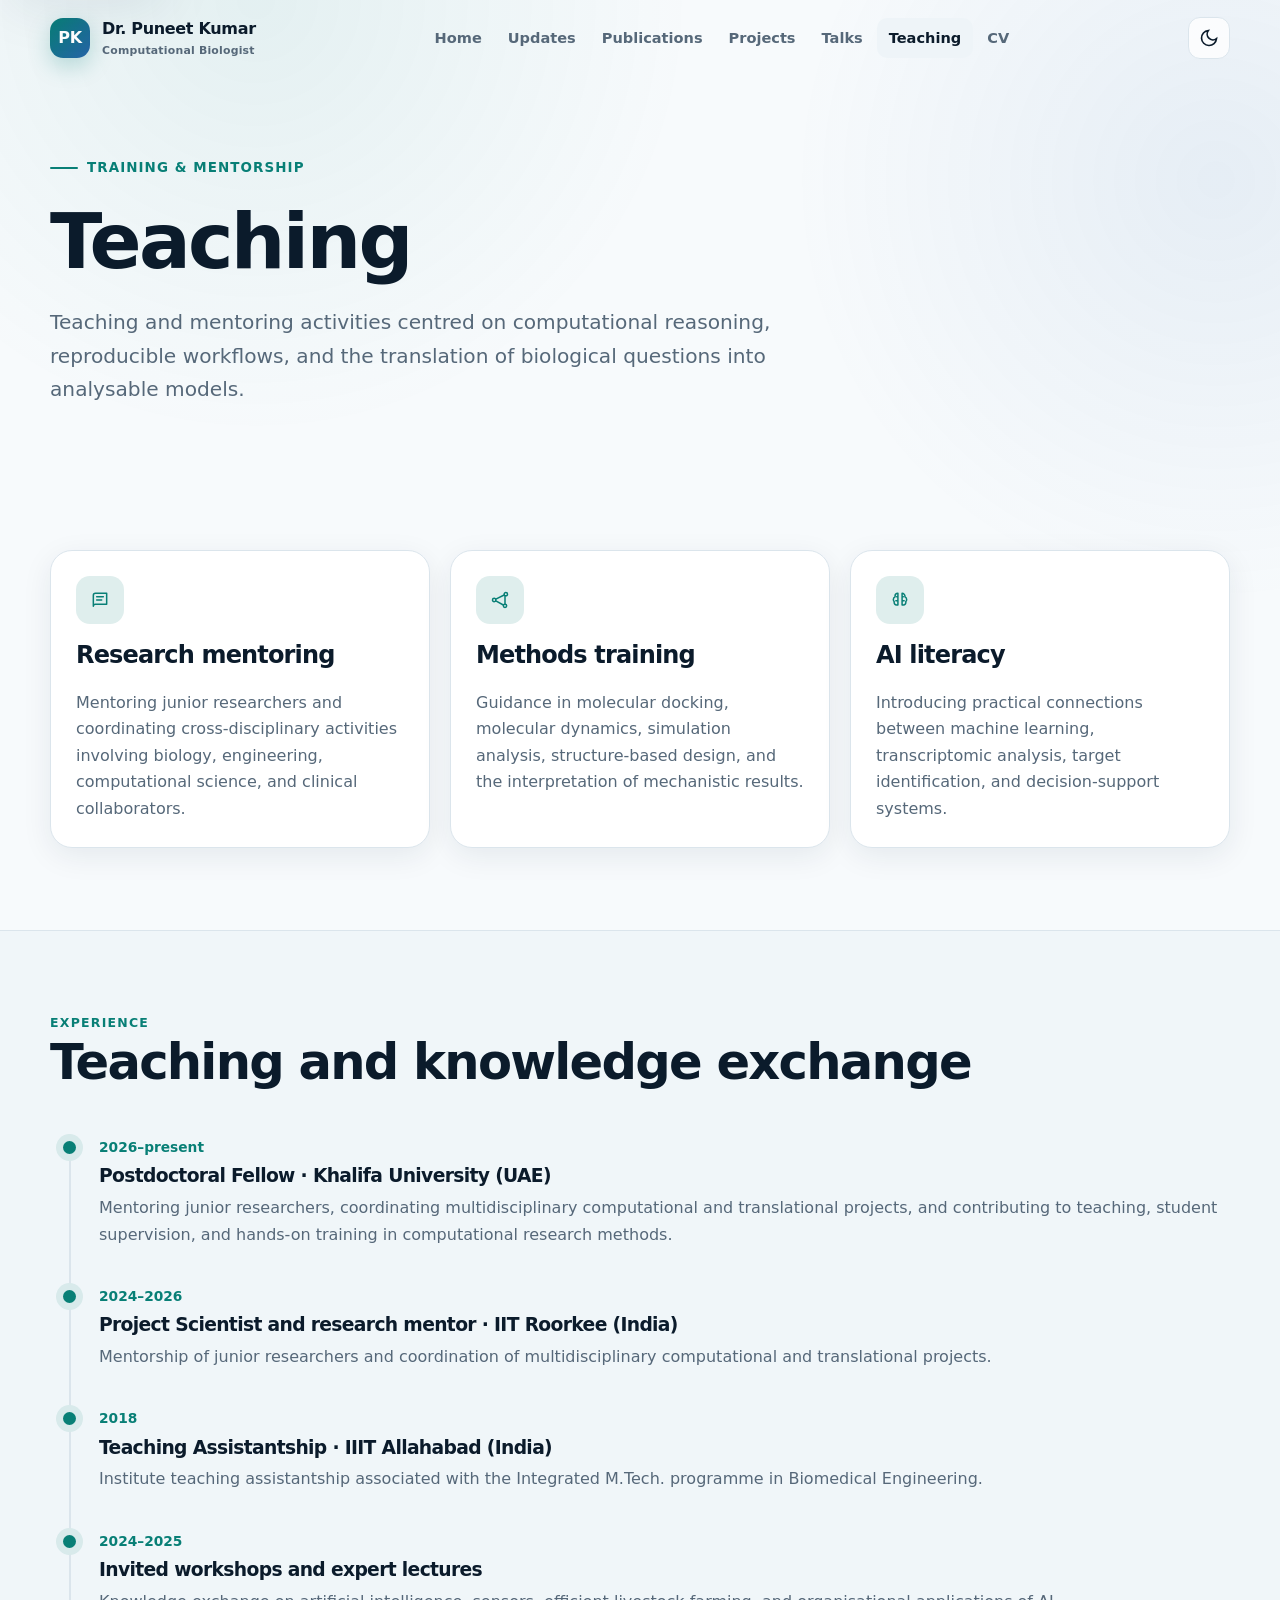
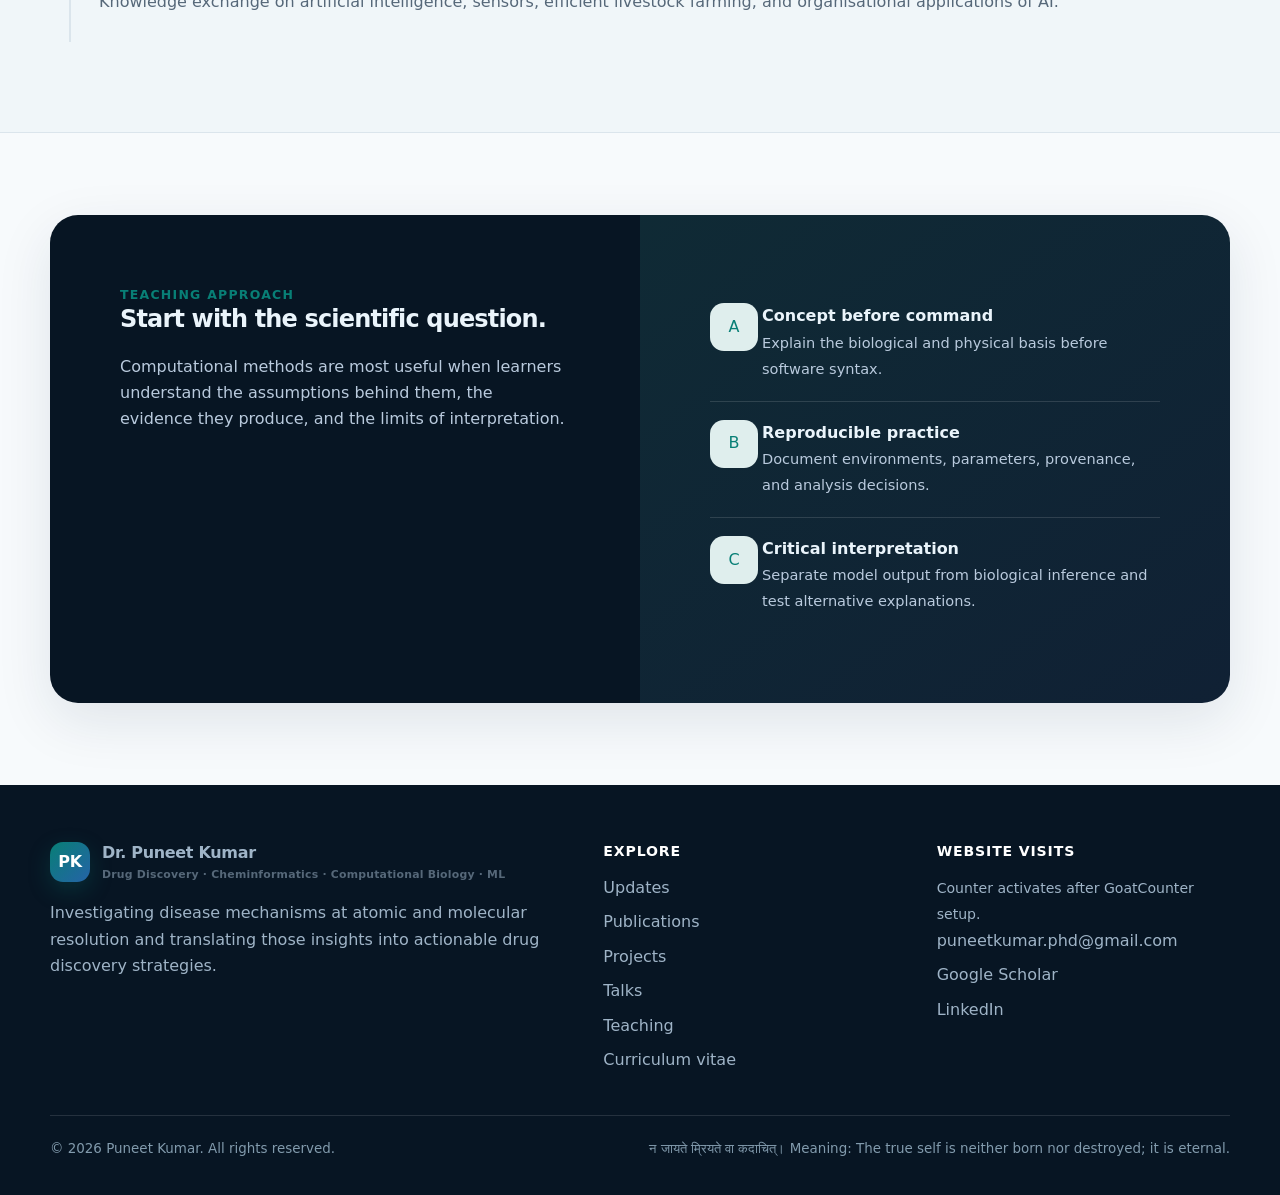
<file: teaching.html>
<!doctype html>
<html lang="en">
<head>
  <meta charset="utf-8"><meta name="viewport" content="width=device-width,initial-scale=1">
  <title>Teaching &amp; Mentoring | Dr. Puneet Kumar</title>
  <meta name="description" content="Teaching, mentoring, methods training, and knowledge-exchange activities by Dr. Puneet Kumar.">
  <meta name="author" content="Dr. Puneet Kumar"><meta name="theme-color" content="#071523">
  <meta property="og:type" content="website"><meta property="og:title" content="Teaching &amp; Mentoring | Dr. Puneet Kumar"><meta property="og:description" content="Teaching, mentoring, methods training, and knowledge-exchange activities by Dr. Puneet Kumar."><meta property="og:image" content="assets/img/social-preview.png">
  <link rel="icon" href="assets/img/favicon.svg" type="image/svg+xml"><link rel="stylesheet" href="assets/css/styles.css">
  <script src="assets/js/site-config.js"></script><script defer src="assets/js/main.js"></script>
</head>
<body data-page="teaching">
<a class="skip-link" href="#main">Skip to content</a>
<header class="site-header">
  <div class="container nav-wrap">
    <a class="brand" href="index.html" aria-label="Puneet Kumar home"><span class="brand-mark">PK</span><span>Dr. Puneet Kumar<small>Computational Biologist</small></span></a>
    <nav class="nav-links" aria-label="Primary navigation"><a href="index.html" data-nav="home">Home</a><a href="updates.html" data-nav="updates">Updates</a><a href="publications.html" data-nav="publications">Publications</a><a href="projects.html" data-nav="projects">Projects</a><a href="talks.html" data-nav="talks">Talks</a><a href="teaching.html" data-nav="teaching">Teaching</a><a href="cv.html" data-nav="cv">CV</a></nav>
    <div class="nav-actions">
      <button class="icon-btn" type="button" data-theme-toggle aria-label="Switch color theme"></button>
      <button class="icon-btn menu-btn" type="button" data-menu-toggle aria-expanded="false" aria-label="Open navigation menu"><svg aria-hidden="true" width="20" height="20" viewBox="0 0 24 24" fill="none" stroke="currentColor" stroke-width="1.8" stroke-linecap="round" stroke-linejoin="round"><path d="M4 19V9M10 19V5M16 19v-7M22 19V3"/></svg></button>
    </div>
  </div>
</header>
<main id="main"><section class="page-hero"><div class="container reveal"><div class="eyebrow">Training &amp; mentorship</div><h1>Teaching</h1><p class="lead">Teaching and mentoring activities centred on computational reasoning, reproducible workflows, and the translation of biological questions into analysable models.</p></div></section><section class="section"><div class="container"><div class="grid-3"><div class="card reveal"><div class="icon-box"><svg aria-hidden="true" width="20" height="20" viewBox="0 0 24 24" fill="none" stroke="currentColor" stroke-width="1.8" stroke-linecap="round" stroke-linejoin="round"><path d="M4 19.5A2.5 2.5 0 0 1 6.5 17H20V4H6.5A2.5 2.5 0 0 0 4 6.5v13Z"/><path d="M8 8h8M8 12h6"/></svg></div><h2>Research mentoring</h2><p>Mentoring junior researchers and coordinating cross-disciplinary activities involving biology, engineering, computational science, and clinical collaborators.</p></div><div class="card reveal"><div class="icon-box"><svg aria-hidden="true" width="20" height="20" viewBox="0 0 24 24" fill="none" stroke="currentColor" stroke-width="1.8" stroke-linecap="round" stroke-linejoin="round"><circle cx="5" cy="12" r="2"/><circle cx="19" cy="5" r="2"/><circle cx="18" cy="19" r="2"/><path d="m7 11 10-5M7 13l9 5M18 7v10"/></svg></div><h2>Methods training</h2><p>Guidance in molecular docking, molecular dynamics, simulation analysis, structure-based design, and the interpretation of mechanistic results.</p></div><div class="card reveal"><div class="icon-box"><svg aria-hidden="true" width="20" height="20" viewBox="0 0 24 24" fill="none" stroke="currentColor" stroke-width="1.8" stroke-linecap="round" stroke-linejoin="round"><path d="M9.5 4A3.5 3.5 0 0 0 6 7.5c0 .3 0 .6.1.8A3.5 3.5 0 0 0 4 11.5c0 1 .4 2 1.1 2.6A3 3 0 0 0 8 18h1.5V4ZM14.5 4A3.5 3.5 0 0 1 18 7.5c0 .3 0 .6-.1.8a3.5 3.5 0 0 1 2.1 3.2c0 1-.4 2-1.1 2.6A3 3 0 0 1 16 18h-1.5V4ZM9.5 8H8M14.5 8H16M9.5 13H7M14.5 13H17"/></svg></div><h2>AI literacy</h2><p>Introducing practical connections between machine learning, transcriptomic analysis, target identification, and decision-support systems.</p></div></div></div></section><section class="section alt"><div class="container"><div class="section-head reveal"><div><div class="section-kicker">Experience</div><h2>Teaching and knowledge exchange</h2></div></div><div class="timeline"><article class="timeline-item reveal"><time>2026–present</time><h3>Postdoctoral Fellow · Khalifa University (UAE)</h3><p>Mentoring junior researchers, coordinating multidisciplinary computational and translational projects, and contributing to teaching, student supervision, and hands-on training in computational research methods.</p></article><article class="timeline-item reveal"><time>2024–2026</time><h3>Project Scientist and research mentor · IIT Roorkee (India)</h3><p>Mentorship of junior researchers and coordination of multidisciplinary computational and translational projects.</p></article><article class="timeline-item reveal"><time>2018</time><h3>Teaching Assistantship · IIIT Allahabad (India)</h3><p>Institute teaching assistantship associated with the Integrated M.Tech. programme in Biomedical Engineering.</p></article><article class="timeline-item reveal"><time>2024–2025</time><h3>Invited workshops and expert lectures</h3><p>Knowledge exchange on artificial intelligence, sensors, efficient livestock farming, and organisational applications of AI.</p></article></div></div></section><section class="section"><div class="container"><div class="feature-panel reveal"><div class="feature-copy"><div class="section-kicker">Teaching approach</div><h2>Start with the scientific question.</h2><p>Computational methods are most useful when learners understand the assumptions behind them, the evidence they produce, and the limits of interpretation.</p></div><div class="feature-list"><div class="feature-item"><div class="icon-box">A</div><div><b>Concept before command</b><span>Explain the biological and physical basis before software syntax.</span></div></div><div class="feature-item"><div class="icon-box">B</div><div><b>Reproducible practice</b><span>Document environments, parameters, provenance, and analysis decisions.</span></div></div><div class="feature-item"><div class="icon-box">C</div><div><b>Critical interpretation</b><span>Separate model output from biological inference and test alternative explanations.</span></div></div></div></div></div></section></main>
<footer class="footer">
  <div class="container">
    <div class="footer-grid">
      <div><a class="brand" href="index.html"><span class="brand-mark">PK</span><span>Dr. Puneet Kumar<small>Drug Discovery · Cheminformatics · Computational Biology · ML</small></span></a><p>Investigating disease mechanisms at atomic and molecular resolution and translating those insights into actionable drug discovery strategies.</p></div>
      <div><div class="footer-title">Explore</div><div class="footer-links"><a href="updates.html">Updates</a><a href="publications.html">Publications</a><a href="projects.html">Projects</a><a href="talks.html">Talks</a><a href="teaching.html">Teaching</a><a href="cv.html">Curriculum vitae</a></div></div>
      <div><div class="footer-title">Website visits</div><div class="counter-shell"><div id="visitor-count"><span class="counter-placeholder">Counter activates after GoatCounter setup.</span></div></div><div class="footer-links"><a href="mailto:puneetkumar.phd@gmail.com">puneetkumar.phd@gmail.com</a><a href="https://scholar.google.com/citations?hl=en&amp;user=aHLch4UAAAAJ" target="_blank" rel="noopener">Google Scholar</a><a href="https://www.linkedin.com/in/puneet-kumar-b0312195/" target="_blank" rel="noopener">LinkedIn</a></div></div>
    </div>
    <div class="footer-bottom"><span>© <span data-current-year></span> Puneet Kumar. All rights reserved.</span><span>न जायते म्रियते वा कदाचित्। Meaning: The true self is neither born nor destroyed; it is eternal.</span></div>
  </div>
</footer>
</body></html>
</file>
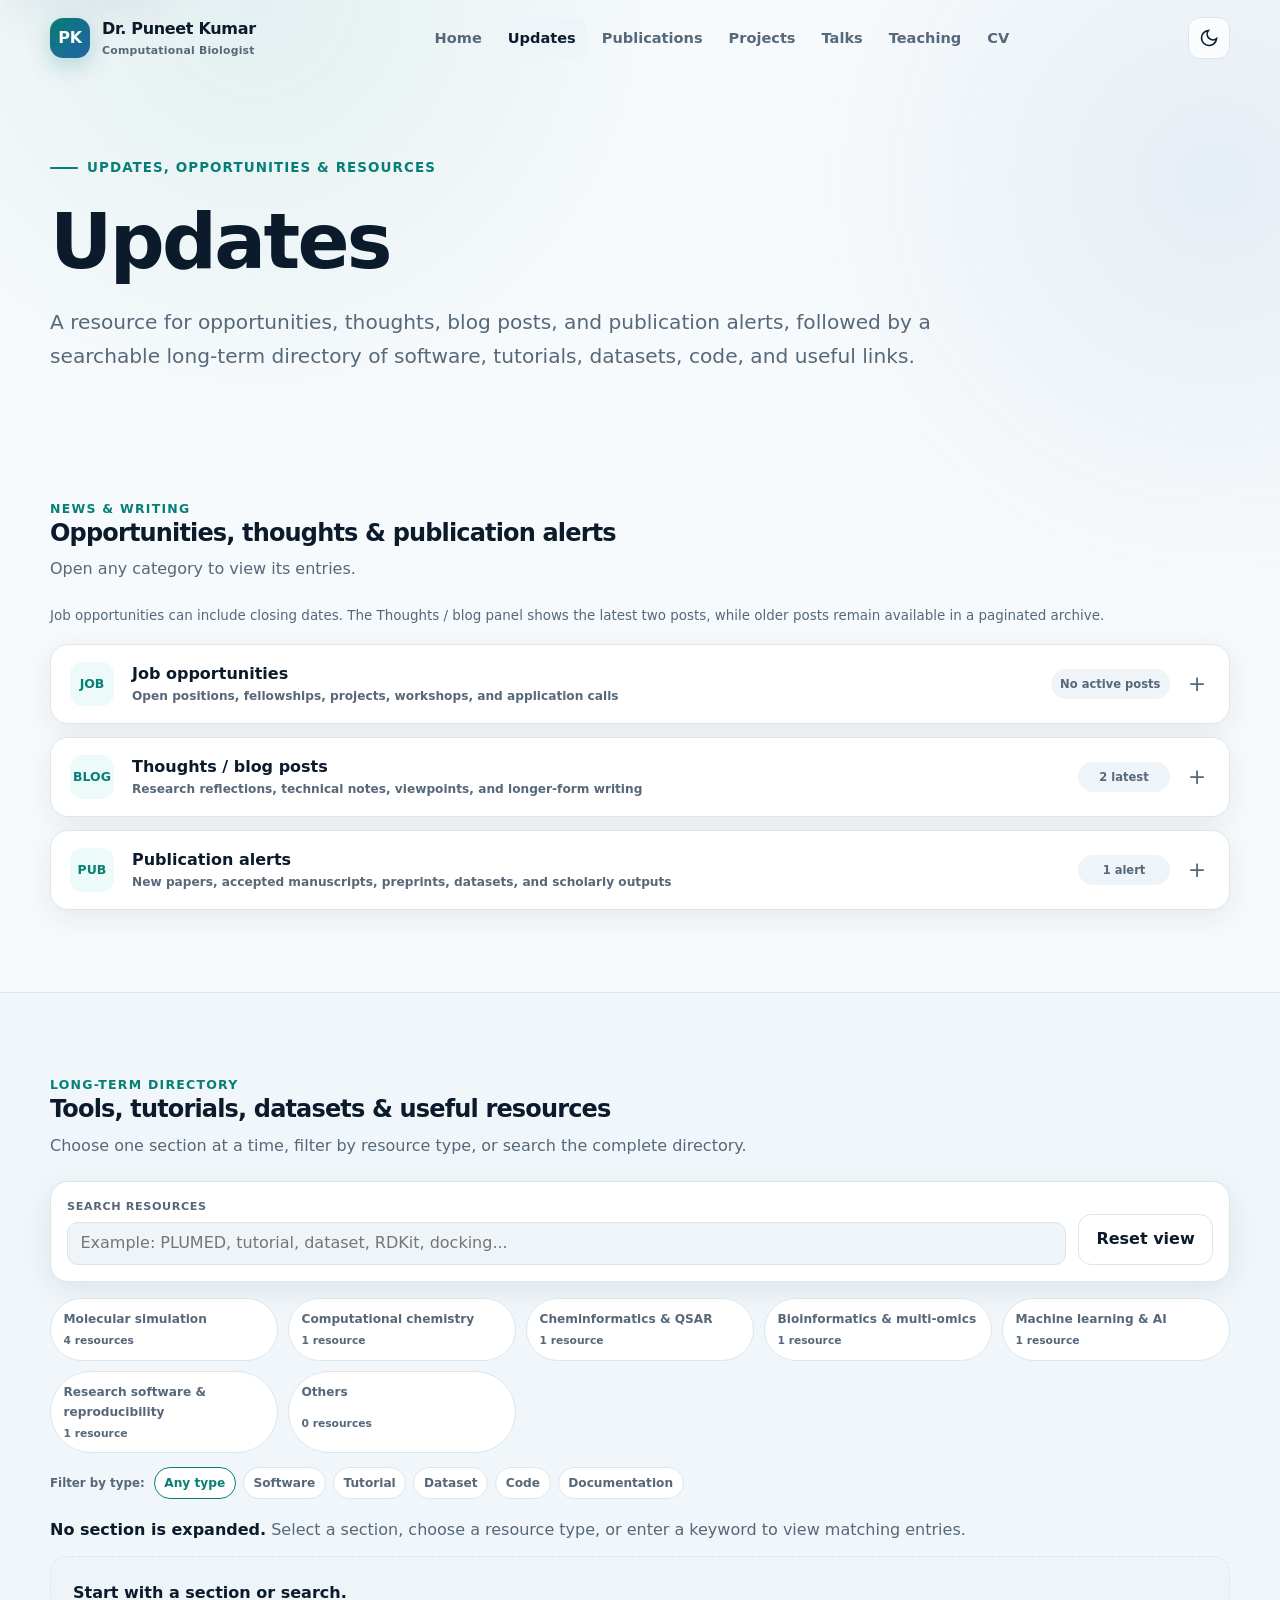
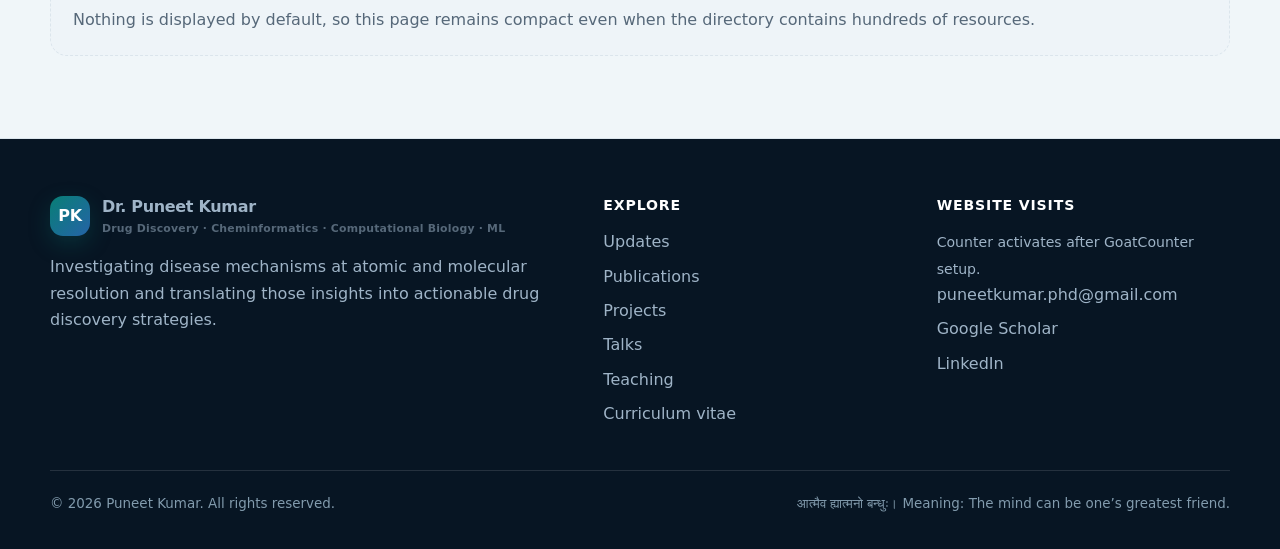
<file: updates.html>
<!doctype html>
<html lang="en">
<head>
  <meta charset="utf-8"><meta name="viewport" content="width=device-width,initial-scale=1">
  <title>Updates &amp; Resources | Dr. Puneet Kumar</title>
  <meta name="description" content="Date-organised opportunities, research thoughts, publication alerts, and a searchable long-term resource directory across computational drug discovery.">
  <meta name="author" content="Dr. Puneet Kumar"><meta name="theme-color" content="#071523">
  <meta property="og:type" content="website"><meta property="og:title" content="Updates &amp; Resources | Dr. Puneet Kumar"><meta property="og:description" content="Research updates and a searchable resource directory across molecular simulation, computational chemistry, cheminformatics, bioinformatics, machine learning, and research computing."><meta property="og:image" content="assets/img/social-preview.png">
  <link rel="icon" href="assets/img/favicon.svg" type="image/svg+xml"><link rel="stylesheet" href="assets/css/styles.css">
  <script src="assets/js/site-config.js"></script><script defer src="assets/js/main.js"></script>
  <script defer src="assets/data/updates-index.js"></script>
  <script defer src="assets/data/resources-index.js"></script>
  <script defer src="assets/js/updates-page.js"></script>
  <style>
    /* Page-specific styles. Routine content is kept in assets/data, not in this HTML file. */
    .simple-updates-section { padding-top: clamp(34px, 5vw, 68px); }
    .simple-section-head { max-width: 850px; margin-bottom: 22px; }
    .simple-section-head h2 { margin-bottom: 8px; }
    .simple-section-head p { margin: 0; color: var(--muted); line-height: 1.7; }

    .compact-controls {
      display: flex; align-items: end; gap: 12px; flex-wrap: wrap;
      padding: 16px; margin-bottom: 18px; border: 1px solid var(--line);
      border-radius: 18px; background: var(--surface); box-shadow: var(--shadow-soft);
    }
    .compact-field { display: grid; gap: 6px; min-width: 190px; }
    .compact-field.search-field { flex: 1 1 310px; }
    .compact-field label { color: var(--muted); font-size: .7rem; font-weight: 800; letter-spacing: .055em; text-transform: uppercase; }
    .compact-field input,
    .compact-field select {
      width: 100%; min-height: 43px; padding: 0 .78rem; border: 1px solid var(--line);
      border-radius: 11px; color: var(--text); background: var(--surface-2); font: inherit;
    }
    .compact-field input:focus,
    .compact-field select:focus { outline: 2px solid color-mix(in srgb, var(--accent) 65%, transparent); outline-offset: 2px; }


    .resource-toolbar { margin-bottom: 14px; }
    .section-tabs {
      display: grid;
      grid-template-columns: repeat(auto-fit, minmax(210px, 1fr));
      gap: 10px;
      padding: 2px 0 14px;
    }
    .section-tab,
    .tag-filter {
      appearance: none; border: 1px solid var(--line); border-radius: 999px;
      color: var(--muted); background: var(--surface); font: inherit;
      font-size: .76rem; font-weight: 800; cursor: pointer; white-space: nowrap;
    }
    .section-tab {
      display: grid;
      gap: 3px;
      min-height: 58px;
      padding: .62rem .78rem;
      text-align: left;
      white-space: normal;
    }
    .section-tab span { color: inherit; }
    .section-tab small { color: var(--muted); font-size: .67rem; font-weight: 700; }
    .section-tab.is-active small { color: var(--text); }
    .section-tab:hover,
    .section-tab:focus-visible,
    .section-tab.is-active { color: var(--text); border-color: var(--accent); background: rgba(88,211,199,.08); }

    .tag-filter-row { display: flex; align-items: center; gap: 7px; flex-wrap: wrap; margin: 0 0 18px; }
    .tag-filter-row > span { color: var(--muted); font-size: .74rem; font-weight: 800; margin-right: 2px; }
    .tag-filter { min-height: 32px; padding: .3rem .6rem; }
    .tag-filter:hover,
    .tag-filter:focus-visible,
    .tag-filter.is-active { color: var(--accent); border-color: var(--accent); }

    .results-summary { margin: 0 0 12px; color: var(--muted); }
    .results-summary strong { color: var(--text); }
    .resource-list { display: grid; gap: 12px; }
    .resource-row {
      display: grid; grid-template-columns: 56px minmax(0, 1fr); gap: 16px;
      padding: 18px; border: 1px solid var(--line); border-radius: 17px;
      background: var(--surface); box-shadow: var(--shadow-soft);
    }
    .resource-number {
      display: grid; place-items: center; width: 48px; height: 48px; border-radius: 14px;
      color: var(--accent); background: rgba(88,211,199,.11); font-size: .83rem; font-weight: 900;
    }
    .resource-heading { display: flex; align-items: start; justify-content: space-between; gap: 12px; flex-wrap: wrap; }
    .resource-heading h3 { margin: 0; font-size: 1.08rem; line-height: 1.4; }
    .resource-category { color: var(--muted); font-size: .74rem; font-weight: 750; }
    .resource-row p { margin: 7px 0 0; color: var(--muted); line-height: 1.65; }
    .resource-tags { display: flex; gap: 6px; flex-wrap: wrap; margin-top: 11px; }
    .resource-tag {
      appearance: none; padding: .22rem .48rem; border: 0; border-radius: 999px;
      color: var(--muted); background: rgba(105,167,255,.09); font: inherit;
      font-size: .68rem; font-weight: 750; cursor: pointer;
    }
    .resource-tag:hover,
    .resource-tag:focus-visible { color: var(--accent); }
    .resource-links { display: flex; gap: 8px; flex-wrap: wrap; margin-top: 13px; }
    .resource-link {
      display: inline-flex; align-items: center; min-height: 34px; padding: .4rem .7rem;
      border: 1px solid var(--line); border-radius: 999px; color: var(--text);
      background: var(--surface-2); font-size: .74rem; font-weight: 800; text-decoration: none;
    }
    .resource-link:hover,
    .resource-link:focus-visible { color: var(--accent); border-color: var(--accent); }

    .simple-pagination { display: flex; justify-content: center; align-items: center; gap: 10px; margin-top: 22px; }
    .simple-pagination[hidden] { display: none; }
    .resource-start-state { line-height: 1.7; }
    .resource-start-state strong { color: var(--text); }
    .simple-pagination button { min-width: 42px; min-height: 39px; }
    .page-indicator { color: var(--muted); font-size: .82rem; }
    .empty-state { padding: 22px; border: 1px dashed var(--line); border-radius: 17px; color: var(--muted); background: var(--surface-2); }
    .maintenance-note { margin-top: 20px; padding: 15px 17px; border-left: 3px solid var(--accent); border-radius: 0 13px 13px 0; background: rgba(88,211,199,.07); color: var(--muted); line-height: 1.65; }
    .maintenance-note code { color: var(--text); }



    /* Compact activity panels: closed by default and one open at a time. */
    .activity-note { margin: 0 0 18px; color: var(--muted); font-size: .84rem; line-height: 1.6; }
    .activity-accordion { display: grid; gap: 13px; }
    .activity-panel {
      border: 1px solid var(--line); border-radius: 18px; overflow: hidden;
      background: var(--surface); box-shadow: var(--shadow-soft);
    }
    .activity-panel > summary {
      display: grid; grid-template-columns: 48px minmax(0, 1fr) auto 26px;
      align-items: center; gap: 14px; padding: 17px 19px; cursor: pointer; list-style: none;
    }
    .activity-panel > summary::-webkit-details-marker,
    .activity-archive > summary::-webkit-details-marker { display: none; }
    .activity-icon {
      display: grid; place-items: center; width: 44px; height: 44px; border-radius: 13px;
      color: var(--accent); background: rgba(88,211,199,.11); font-size: .78rem; font-weight: 900;
    }
    .activity-title { display: grid; gap: 3px; }
    .activity-title strong { color: var(--text); font-size: 1rem; line-height: 1.35; }
    .activity-title small { color: var(--muted); font-size: .76rem; line-height: 1.45; font-weight: 650; }
    .activity-count {
      min-width: 92px; padding: .36rem .6rem; border-radius: 999px;
      color: var(--muted); background: var(--surface-2); font-size: .72rem; font-weight: 800; text-align: center;
    }
    .activity-toggle { color: var(--muted); font-size: 1.35rem; line-height: 1; text-align: center; }
    .activity-toggle::before { content: '+'; }
    .activity-panel[open] .activity-toggle::before { content: '-'; }
    .activity-panel[open] > summary { border-bottom: 1px solid var(--line); }
    .activity-content { padding: 18px; }
    .activity-list { display: grid; gap: 11px; }
    .activity-item {
      display: grid; grid-template-columns: 118px minmax(0, 1fr); gap: 17px;
      padding: 16px; border: 1px solid var(--line); border-radius: 15px; background: var(--surface-2);
    }
    .activity-date { color: var(--accent); font-size: .78rem; font-weight: 850; line-height: 1.45; }
    .activity-meta { display: flex; gap: 7px; align-items: center; flex-wrap: wrap; margin-bottom: 7px; }
    .activity-badge {
      display: inline-flex; min-height: 25px; align-items: center; padding: .18rem .5rem;
      border-radius: 999px; color: var(--accent); background: rgba(88,211,199,.12);
      font-size: .66rem; font-weight: 850; letter-spacing: .045em; text-transform: uppercase;
    }
    .activity-badge.is-closed { color: var(--muted); background: rgba(160,175,195,.1); }
    .activity-expiry { color: var(--muted); font-size: .72rem; font-weight: 750; }
    .activity-item h3 { margin: 0 0 6px; font-size: 1rem; line-height: 1.42; }
    .activity-item p { margin: 0; color: var(--muted); line-height: 1.65; }
    .activity-link { display: inline-flex; margin-top: 11px; }
    .activity-archive {
      margin-top: 14px; border: 1px solid var(--line); border-radius: 14px; overflow: hidden; background: var(--surface);
    }
    .activity-archive > summary {
      display: flex; justify-content: space-between; align-items: center; gap: 12px;
      padding: 13px 15px; cursor: pointer; list-style: none; color: var(--text); font-size: .82rem; font-weight: 800;
    }
    .activity-archive > summary::after { content: '+'; color: var(--muted); font-size: 1.1rem; }
    .activity-archive[open] > summary::after { content: '-'; }
    .activity-archive[open] > summary { border-bottom: 1px solid var(--line); }
    .activity-archive-body { padding: 14px; }
    .activity-pagination {
      display: flex; justify-content: center; align-items: center; gap: 9px; margin-top: 14px;
    }
    .activity-pagination[hidden] { display: none; }
    .activity-pagination .btn { min-width: 40px; min-height: 36px; }

    @media (max-width: 720px) {
      .compact-controls { display: grid; grid-template-columns: 1fr; }
      .compact-field { min-width: 0; }
      .activity-panel > summary { grid-template-columns: 42px minmax(0, 1fr) 24px; gap: 11px; padding: 15px; }
      .activity-count { grid-column: 2; justify-self: start; min-width: 0; }
      .activity-toggle { grid-column: 3; grid-row: 1 / span 2; }
      .activity-item { grid-template-columns: 1fr; gap: 7px; padding: 14px; }
      .activity-content { padding: 14px; }
      .resource-row { grid-template-columns: 44px minmax(0, 1fr); gap: 12px; padding: 15px; }
      .resource-number { width: 42px; height: 42px; }
    }
  </style>
</head>
<body data-page="updates">
<a class="skip-link" href="#main">Skip to content</a>
<header class="site-header">
  <div class="container nav-wrap">
    <a class="brand" href="index.html" aria-label="Puneet Kumar home"><span class="brand-mark">PK</span><span>Dr. Puneet Kumar<small>Computational Biologist</small></span></a>
    <nav class="nav-links" aria-label="Primary navigation"><a href="index.html" data-nav="home">Home</a><a href="updates.html" data-nav="updates">Updates</a><a href="publications.html" data-nav="publications">Publications</a><a href="projects.html" data-nav="projects">Projects</a><a href="talks.html" data-nav="talks">Talks</a><a href="teaching.html" data-nav="teaching">Teaching</a><a href="cv.html" data-nav="cv">CV</a></nav>
    <div class="nav-actions">
      <button class="icon-btn" type="button" data-theme-toggle aria-label="Switch color theme"></button>
      <button class="icon-btn menu-btn" type="button" data-menu-toggle aria-expanded="false" aria-label="Open navigation menu"><svg aria-hidden="true" width="20" height="20" viewBox="0 0 24 24" fill="none" stroke="currentColor" stroke-width="1.8" stroke-linecap="round" stroke-linejoin="round"><path d="M4 19V9M10 19V5M16 19v-7M22 19V3"/></svg></button>
    </div>
  </div>
</header>
<main id="main">
<section class="page-hero updates-hero">
  <div class="container reveal">
    <div class="eyebrow">Updates, opportunities &amp; resources</div>
    <h1>Updates</h1>
    <p class="lead">A resource for opportunities, thoughts, blog posts, and publication alerts, followed by a searchable long-term directory of software, tutorials, datasets, code, and useful links.</p>
  </div>
</section>

<section class="section simple-updates-section" aria-labelledby="activity-heading">
  <div class="container">
    <div class="simple-section-head">
      <div class="section-kicker">News &amp; writing</div>
      <h2 id="activity-heading">Opportunities, thoughts &amp; publication alerts</h2>
      <p>Open any category to view its entries.</p>
    </div>

    <p class="activity-note">Job opportunities can include closing dates. The Thoughts / blog panel shows the latest two posts, while older posts remain available in a paginated archive.</p>

    <div class="activity-accordion" id="activity-accordion">
      <details class="activity-panel" data-activity-panel="opportunity">
        <summary>
          <span class="activity-icon">JOB</span>
          <span class="activity-title"><strong>Job opportunities</strong><small>Open positions, fellowships, projects, workshops, and application calls</small></span>
          <span class="activity-count" id="opportunity-count">Loading...</span>
          <span class="activity-toggle" aria-hidden="true"></span>
        </summary>
        <div class="activity-content">
          <div class="activity-list" id="opportunity-list"><div class="empty-state">Loading opportunities...</div></div>
          <details class="activity-archive" id="past-opportunities-panel" hidden>
            <summary><span id="past-opportunities-label">Past opportunities</span></summary>
            <div class="activity-archive-body">
              <div class="activity-list" id="past-opportunity-list"></div>
              <div class="activity-pagination" id="past-opportunity-pagination" hidden>
                <button class="btn ghost" id="past-opportunity-prev" type="button">Previous</button>
                <span class="page-indicator" id="past-opportunity-page">Page 1 of 1</span>
                <button class="btn ghost" id="past-opportunity-next" type="button">Next</button>
              </div>
            </div>
          </details>
        </div>
      </details>

      <details class="activity-panel" data-activity-panel="blog">
        <summary>
          <span class="activity-icon">BLOG</span>
          <span class="activity-title"><strong>Thoughts / blog posts</strong><small>Research reflections, technical notes, viewpoints, and longer-form writing</small></span>
          <span class="activity-count" id="blog-count">Loading...</span>
          <span class="activity-toggle" aria-hidden="true"></span>
        </summary>
        <div class="activity-content">
          <div class="activity-list" id="blog-latest-list"><div class="empty-state">Loading posts...</div></div>
          <details class="activity-archive" id="blog-archive-panel" hidden>
            <summary><span id="blog-archive-label">Older posts</span></summary>
            <div class="activity-archive-body">
              <div class="activity-list" id="blog-archive-list"></div>
              <div class="activity-pagination" id="blog-archive-pagination" hidden>
                <button class="btn ghost" id="blog-archive-prev" type="button">Previous</button>
                <span class="page-indicator" id="blog-archive-page">Page 1 of 1</span>
                <button class="btn ghost" id="blog-archive-next" type="button">Next</button>
              </div>
            </div>
          </details>
        </div>
      </details>

      <details class="activity-panel" data-activity-panel="publication">
        <summary>
          <span class="activity-icon">PUB</span>
          <span class="activity-title"><strong>Publication alerts</strong><small>New papers, accepted manuscripts, preprints, datasets, and scholarly outputs</small></span>
          <span class="activity-count" id="publication-count">Loading...</span>
          <span class="activity-toggle" aria-hidden="true"></span>
        </summary>
        <div class="activity-content">
          <div class="activity-list" id="publication-list"><div class="empty-state">Loading publication alerts...</div></div>
          <div class="activity-pagination" id="publication-pagination" hidden>
            <button class="btn ghost" id="publication-prev" type="button">Previous</button>
            <span class="page-indicator" id="publication-page">Page 1 of 1</span>
            <button class="btn ghost" id="publication-next" type="button">Next</button>
          </div>
        </div>
      </details>
    </div>
  </div>
</section>

<section class="section alt" id="resource-directory" aria-labelledby="resource-heading">
  <div class="container">
    <div class="simple-section-head">
      <div class="section-kicker">Long-term directory</div>
      <h2 id="resource-heading">Tools, tutorials, datasets &amp; useful resources</h2>
      <p>Choose one section at a time, filter by resource type, or search the complete directory.</p>
    </div>

    <div class="compact-controls resource-toolbar">
      <div class="compact-field search-field">
        <label for="resource-search">Search resources</label>
        <input id="resource-search" type="search" placeholder="Example: PLUMED, tutorial, dataset, RDKit, docking..." autocomplete="off">
      </div>
      <button class="btn ghost" id="resource-clear" type="button">Reset view</button>
    </div>

    <nav class="section-tabs" id="resource-category-tabs" aria-label="Resource sections"></nav>

    <div class="tag-filter-row" id="resource-tag-filters" aria-label="Filter resources by type">
      <span>Show:</span>
    </div>

    <p class="results-summary" id="resource-summary"></p>
    <div class="resource-list" id="resource-list" aria-live="polite">
      <div class="empty-state">Loading resources...</div>
    </div>

    <div class="simple-pagination" id="resource-pagination" aria-label="Resource pages" hidden>
      <button class="btn ghost" id="resource-prev" type="button">Previous</button>
      <span class="page-indicator" id="resource-page-indicator">Page 1 of 1</span>
      <button class="btn ghost" id="resource-next" type="button">Next</button>
    </div>
  </div>
</section>
</main>
<footer class="footer">
  <div class="container">
    <div class="footer-grid">
      <div><a class="brand" href="index.html"><span class="brand-mark">PK</span><span>Dr. Puneet Kumar<small>Drug Discovery · Cheminformatics · Computational Biology · ML</small></span></a><p>Investigating disease mechanisms at atomic and molecular resolution and translating those insights into actionable drug discovery strategies.</p></div>
      <div><div class="footer-title">Explore</div><div class="footer-links"><a href="updates.html">Updates</a><a href="publications.html">Publications</a><a href="projects.html">Projects</a><a href="talks.html">Talks</a><a href="teaching.html">Teaching</a><a href="cv.html">Curriculum vitae</a></div></div>
      <div><div class="footer-title">Website visits</div><div class="counter-shell"><div id="visitor-count"><span class="counter-placeholder">Counter activates after GoatCounter setup.</span></div></div><div class="footer-links"><a href="mailto:puneetkumar.phd@gmail.com">puneetkumar.phd@gmail.com</a><a href="https://scholar.google.com/citations?hl=en&amp;user=aHLch4UAAAAJ" target="_blank" rel="noopener">Google Scholar</a><a href="https://www.linkedin.com/in/puneet-kumar-b0312195/" target="_blank" rel="noopener">LinkedIn</a></div></div>
    </div>
    <div class="footer-bottom"><span>© <span data-current-year></span> Puneet Kumar. All rights reserved.</span><span>आत्मैव ह्यात्मनो बन्धुः। Meaning: The mind can be one’s greatest friend.</span></div>
  </div>
</footer>
</body>
</html>
</file>
<file: assets/css/styles.css>
:root {
  --bg: #f7fafc;
  --surface: #ffffff;
  --surface-2: #eef4f8;
  --surface-glass: rgba(255, 255, 255, .78);
  --text: #0b1b2b;
  --muted: #566879;
  --line: #dbe5ec;
  --accent: #087f76;
  --accent-2: #2563a7;
  --accent-3: #b85f14;
  --navy: #071523;
  --shadow: 0 18px 55px rgba(17, 42, 67, .10);
  --shadow-soft: 0 8px 30px rgba(17, 42, 67, .08);
  --radius: 22px;
  --radius-sm: 14px;
  --max: 1180px;
  color-scheme: light;
}
[data-theme="dark"] {
  --bg: #07111d;
  --surface: #0d1c2b;
  --surface-2: #132537;
  --surface-glass: rgba(9, 25, 39, .82);
  --text: #eaf3fb;
  --muted: #a5b7c7;
  --line: #203a50;
  --accent: #58d6c7;
  --accent-2: #79a9ff;
  --accent-3: #ffb36b;
  --navy: #030a12;
  --shadow: 0 22px 60px rgba(0, 0, 0, .34);
  --shadow-soft: 0 8px 30px rgba(0, 0, 0, .24);
  color-scheme: dark;
}
* { box-sizing: border-box; }
[hidden] { display: none !important; }
html { scroll-behavior: smooth; }
body {
  margin: 0;
  background: var(--bg);
  color: var(--text);
  font-family: Inter, ui-sans-serif, system-ui, -apple-system, BlinkMacSystemFont, "Segoe UI", sans-serif;
  line-height: 1.65;
  -webkit-font-smoothing: antialiased;
}
body::before {
  content: "";
  position: fixed;
  inset: 0;
  pointer-events: none;
  background-image: radial-gradient(circle at 20% 0%, color-mix(in srgb, var(--accent) 8%, transparent), transparent 32%), radial-gradient(circle at 95% 20%, color-mix(in srgb, var(--accent-2) 8%, transparent), transparent 30%);
  z-index: -1;
}
a { color: var(--accent-2); text-decoration-thickness: .08em; text-underline-offset: .18em; }
a:hover { color: var(--accent); }
img, svg { max-width: 100%; }
button, input { font: inherit; }
button { color: inherit; }
::selection { background: color-mix(in srgb, var(--accent) 28%, transparent); }
.container { width: min(calc(100% - 36px), var(--max)); margin-inline: auto; }
.skip-link { position: fixed; top: 10px; left: 10px; transform: translateY(-150%); z-index: 999; background: var(--surface); color: var(--text); padding: .7rem 1rem; border-radius: 10px; box-shadow: var(--shadow); }
.skip-link:focus { transform: none; }
.site-header { position: sticky; top: 0; z-index: 100; border-bottom: 1px solid transparent; transition: .25s ease; }
.site-header.scrolled { background: var(--surface-glass); backdrop-filter: blur(16px); border-color: var(--line); }
.nav-wrap { min-height: 76px; display: flex; align-items: center; justify-content: space-between; gap: 24px; }
.brand { display: inline-flex; align-items: center; gap: 12px; color: var(--text); text-decoration: none; font-weight: 760; letter-spacing: -.02em; white-space: nowrap; }
.brand-mark { width: 40px; height: 40px; border-radius: 13px; display: grid; place-items: center; background: linear-gradient(135deg, var(--accent), var(--accent-2)); color: #fff; box-shadow: 0 8px 22px color-mix(in srgb, var(--accent) 25%, transparent); }
.brand small { display: block; color: var(--muted); font-size: .68rem; font-weight: 600; letter-spacing: .02em; }
.nav-links { display: flex; align-items: center; gap: 3px; }
.nav-links a { padding: .52rem .72rem; border-radius: 10px; color: var(--muted); text-decoration: none; font-weight: 650; font-size: .91rem; }
.nav-links a:hover, .nav-links a.active { color: var(--text); background: var(--surface-2); }
.nav-actions { display: flex; align-items: center; gap: 8px; }
.icon-btn { width: 42px; height: 42px; display: grid; place-items: center; border: 1px solid var(--line); border-radius: 12px; background: var(--surface-glass); cursor: pointer; transition: .2s ease; }
.icon-btn:hover { transform: translateY(-2px); border-color: var(--accent); }
.menu-btn { display: none; }
.hero { position: relative; padding: 88px 0 58px; overflow: hidden; }
.hero-grid { display: grid; grid-template-columns: minmax(0, 1.2fr) minmax(330px, .8fr); align-items: center; gap: 58px; }
.eyebrow { display: inline-flex; align-items: center; gap: 9px; margin-bottom: 18px; color: var(--accent); font-weight: 760; font-size: .84rem; letter-spacing: .08em; text-transform: uppercase; }
.eyebrow::before { content: ""; width: 28px; height: 2px; background: currentColor; border-radius: 2px; }
h1, h2, h3 { line-height: 1.16; letter-spacing: -.035em; margin-top: 0; }
h1 { font-size: clamp(2.65rem, 6vw, 5.45rem); margin-bottom: 22px; }
.hero h1 span { display: block; color: transparent; background: linear-gradient(100deg, var(--accent), var(--accent-2)); background-clip: text; -webkit-background-clip: text; }
.lead { max-width: 760px; color: var(--muted); font-size: clamp(1.05rem, 1.8vw, 1.26rem); }
.hero-actions { display: flex; flex-wrap: wrap; gap: 12px; margin: 30px 0 34px; }
.btn { display: inline-flex; white-space: nowrap; align-items: center; justify-content: center; gap: 9px; min-height: 48px; padding: .72rem 1.08rem; border-radius: 13px; border: 1px solid var(--line); text-decoration: none; color: var(--text); font-weight: 720; background: var(--surface); box-shadow: var(--shadow-soft); transition: .2s ease; }
.btn:hover { transform: translateY(-2px); color: var(--text); border-color: var(--accent); }
.btn.primary { background: linear-gradient(135deg, var(--accent), var(--accent-2)); color: #fff; border-color: transparent; }
.btn.primary:hover { color: #fff; }
.btn.ghost { background: transparent; box-shadow: none; }
.social-row { display: flex; flex-wrap: wrap; gap: 18px; }
.social-row a { display: inline-flex; align-items: center; gap: 7px; color: var(--muted); text-decoration: none; font-weight: 650; font-size: .92rem; }
.hero-visual { position: relative; min-height: 480px; display: grid; place-items: center; }
.orbit-card { position: relative; width: min(430px, 92vw); aspect-ratio: 1; border-radius: 50%; display: grid; place-items: center; background: radial-gradient(circle, color-mix(in srgb, var(--accent) 20%, var(--surface)) 0 23%, var(--surface) 24% 47%, transparent 48%); }
.orbit-card::before, .orbit-card::after { content: ""; position: absolute; inset: 9%; border: 1px solid color-mix(in srgb, var(--accent) 44%, var(--line)); border-radius: 50%; transform: rotate(24deg) scaleY(.55); }
.orbit-card::after { inset: 18%; transform: rotate(-34deg) scaleY(.48); border-color: color-mix(in srgb, var(--accent-2) 44%, var(--line)); }
.monogram { width: 155px; height: 155px; display: grid; place-items: center; border-radius: 50%; background: linear-gradient(145deg, var(--navy), #17334d); color: #fff; font-size: 3.2rem; font-weight: 800; letter-spacing: -.08em; box-shadow: 0 20px 70px rgba(0,0,0,.24); border: 8px solid color-mix(in srgb, var(--surface) 75%, transparent); z-index: 2; }
.atom { position: absolute; width: 18px; height: 18px; border-radius: 50%; background: var(--accent); box-shadow: 0 0 0 8px color-mix(in srgb, var(--accent) 12%, transparent); }
.atom.a1 { top: 10%; left: 44%; }
.atom.a2 { right: 7%; top: 48%; background: var(--accent-2); }
.atom.a3 { left: 14%; bottom: 15%; background: var(--accent-3); }
.floating-note { position: absolute; z-index: 3; max-width: 210px; padding: 14px 16px; border: 1px solid var(--line); background: var(--surface-glass); backdrop-filter: blur(14px); border-radius: 16px; box-shadow: var(--shadow-soft); font-size: .88rem; color: var(--muted); }
.floating-note strong { display: block; color: var(--text); font-size: .96rem; }
.note-one { top: 6%; right: -2%; }
.note-two { bottom: 5%; left: -3%; }
.metric-strip { display: grid; grid-template-columns: repeat(4, 1fr); gap: 1px; background: var(--line); border: 1px solid var(--line); border-radius: var(--radius); overflow: hidden; box-shadow: var(--shadow-soft); }
.metric { background: var(--surface); padding: 25px; }
.metric strong { display: block; font-size: 2rem; line-height: 1; letter-spacing: -.04em; }
.metric span { color: var(--muted); font-size: .88rem; }
.section { padding: 82px 0; }
.section.alt { background: color-mix(in srgb, var(--surface-2) 72%, transparent); border-block: 1px solid var(--line); }
.section-head { display: flex; justify-content: space-between; align-items: end; gap: 30px; margin-bottom: 34px; }
.section-head h2 { margin-bottom: 9px; font-size: clamp(2rem, 4vw, 3.1rem); }
.section-head p { max-width: 700px; margin: 0; color: var(--muted); }
.section-kicker { color: var(--accent); font-size: .78rem; font-weight: 780; letter-spacing: .1em; text-transform: uppercase; }
.grid-2 { display: grid; grid-template-columns: repeat(2, minmax(0, 1fr)); gap: 22px; }
.grid-3 { display: grid; grid-template-columns: repeat(3, minmax(0, 1fr)); gap: 20px; }
.card { background: var(--surface); border: 1px solid var(--line); border-radius: var(--radius); padding: 25px; box-shadow: var(--shadow-soft); }
.card h3 { margin-bottom: 10px; font-size: 1.3rem; }
.card p { color: var(--muted); margin: 0; }
.card-link { color: inherit; text-decoration: none; transition: .22s ease; }
.card-link:hover { transform: translateY(-4px); border-color: color-mix(in srgb, var(--accent) 55%, var(--line)); color: inherit; }
.icon-box { width: 48px; height: 48px; display: grid; place-items: center; border-radius: 14px; background: color-mix(in srgb, var(--accent) 13%, var(--surface)); color: var(--accent); margin-bottom: 18px; }
.tags { display: flex; flex-wrap: wrap; gap: 7px; margin-top: 17px; }
.tag { display: inline-flex; padding: .28rem .57rem; border-radius: 999px; background: var(--surface-2); color: var(--muted); font-size: .76rem; font-weight: 700; border: 1px solid var(--line); }
.feature-panel { display: grid; grid-template-columns: 1fr 1fr; gap: 0; overflow: hidden; background: var(--navy); color: #eaf4fb; border-radius: 28px; box-shadow: var(--shadow); }
.feature-copy { padding: clamp(34px, 6vw, 70px); }
.feature-copy p { color: #b9cadd; }
.feature-list { padding: clamp(34px, 6vw, 70px); background: linear-gradient(145deg, rgba(83,214,199,.11), rgba(121,169,255,.08)); }
.feature-item { display: grid; grid-template-columns: 38px 1fr; gap: 14px; padding: 18px 0; border-bottom: 1px solid rgba(255,255,255,.13); }
.feature-item:last-child { border-bottom: 0; }
.feature-item b { display: block; }
.feature-item span { color: #b9cadd; font-size: .91rem; }
.page-hero { padding: 74px 0 42px; }
.page-hero h1 { font-size: clamp(2.5rem, 6vw, 4.8rem); margin-bottom: 16px; }
.page-hero .lead { max-width: 820px; }
.filter-bar { display: flex; flex-wrap: wrap; gap: 9px; margin: 27px 0 0; }
.filter-btn { padding: .52rem .84rem; border-radius: 999px; border: 1px solid var(--line); background: var(--surface); color: var(--muted); cursor: pointer; font-weight: 700; }
.filter-btn.active, .filter-btn:hover { color: var(--text); border-color: var(--accent); background: color-mix(in srgb, var(--accent) 9%, var(--surface)); }
.pub-list { display: grid; gap: 20px; }
.pub-card { display: grid; grid-template-columns: 96px 1fr; gap: 24px; background: var(--surface); border: 1px solid var(--line); border-radius: var(--radius); padding: 26px; box-shadow: var(--shadow-soft); }
.pub-year { font-size: 1.75rem; font-weight: 800; color: var(--accent); }
.pub-card h2 { font-size: 1.35rem; margin-bottom: 9px; letter-spacing: -.02em; }
.citation { color: var(--muted); margin: 0 0 14px; }
.pub-meta { display: flex; flex-wrap: wrap; gap: 9px 18px; font-size: .86rem; color: var(--muted); }
.pub-actions { display: flex; flex-wrap: wrap; gap: 10px; margin-top: 18px; }
.small-btn { display: inline-flex; align-items: center; gap: 7px; padding: .45rem .7rem; border-radius: 10px; border: 1px solid var(--line); background: var(--surface-2); color: var(--text); text-decoration: none; font-weight: 700; font-size: .83rem; cursor: pointer; }
.small-btn:hover { border-color: var(--accent); color: var(--text); }
.bibtex { display: none; margin-top: 18px; padding: 18px; border-radius: 14px; overflow-x: auto; background: var(--navy); color: #d7e9f5; font: .82rem/1.55 ui-monospace, SFMono-Regular, Menlo, Consolas, monospace; white-space: pre; }
.bibtex.open { display: block; }
.timeline { position: relative; margin-left: 14px; padding-left: 35px; }
.timeline::before { content: ""; position: absolute; left: 5px; top: 8px; bottom: 8px; width: 2px; background: var(--line); }
.timeline-item { position: relative; padding: 0 0 35px; }
.timeline-item::before { content: ""; position: absolute; left: -36px; top: 7px; width: 13px; height: 13px; border-radius: 50%; background: var(--accent); box-shadow: 0 0 0 7px color-mix(in srgb, var(--accent) 13%, var(--bg)); }
.timeline-item time { color: var(--accent); font-weight: 800; font-size: .86rem; }
.timeline-item h2, .timeline-item h3 { margin: 5px 0 8px; }
.timeline-item p { color: var(--muted); margin: 0; }
.project-card { display: flex; flex-direction: column; min-height: 100%; }
.project-card .project-index { color: var(--accent); font-weight: 800; font-size: .78rem; letter-spacing: .08em; }
.project-card .project-status { margin-left: auto; }
.project-top { display: flex; align-items: center; gap: 10px; margin-bottom: 15px; }
.project-card .tags { margin-top: auto; padding-top: 20px; }
.callout { display: flex; align-items: center; justify-content: space-between; gap: 28px; padding: 32px; border-radius: 22px; background: linear-gradient(130deg, color-mix(in srgb, var(--accent) 12%, var(--surface)), color-mix(in srgb, var(--accent-2) 10%, var(--surface))); border: 1px solid var(--line); }
.callout h2, .callout h3 { margin-bottom: 7px; }
.callout p { margin: 0; color: var(--muted); }
.cv-layout { display: grid; grid-template-columns: 310px minmax(0, 1fr); gap: 28px; align-items: start; }
.cv-sidebar { position: sticky; top: 100px; }
.cv-sidebar .card { padding: 22px; }
.cv-nav { display: grid; gap: 5px; }
.cv-nav a { padding: .54rem .7rem; border-radius: 10px; text-decoration: none; color: var(--muted); font-weight: 650; }
.cv-nav a:hover { background: var(--surface-2); color: var(--text); }
.cv-main { display: grid; gap: 22px; }
.cv-section h2 { font-size: 1.55rem; padding-bottom: 12px; border-bottom: 1px solid var(--line); }
.cv-entry { display: grid; grid-template-columns: 1fr auto; gap: 8px 28px; padding: 18px 0; border-bottom: 1px solid var(--line); }
.cv-entry:last-child { border-bottom: 0; }
.cv-entry h3 { margin: 0; font-size: 1.08rem; letter-spacing: -.015em; }
.cv-entry .org { color: var(--muted); }
.cv-entry time { color: var(--muted); white-space: nowrap; font-weight: 650; }
.cv-entry ul { grid-column: 1 / -1; margin: 8px 0 0 1.1rem; padding: 0; color: var(--muted); }
.skill-group { margin-bottom: 17px; }
.skill-group strong { display: block; margin-bottom: 8px; }
.footer { padding: 55px 0 34px; background: var(--navy); color: #dce9f3; }
.footer-grid { display: grid; grid-template-columns: 1.4fr .8fr .8fr; gap: 40px; }
.footer p, .footer a { color: #9fb4c7; }
.footer a { text-decoration: none; }
.footer a:hover { color: #fff; }
.footer-links { display: grid; gap: 8px; }
.footer-title { color: #fff; font-size: .88rem; font-weight: 800; letter-spacing: .06em; text-transform: uppercase; margin-bottom: 12px; }
.counter-shell { min-height: 52px; display: flex; align-items: center; }
#visitor-count > div { border: 1px solid rgba(255,255,255,.18) !important; background: rgba(255,255,255,.05) !important; color: #fff !important; border-radius: 12px !important; font-family: inherit !important; }
.counter-placeholder { color: #9fb4c7; font-size: .88rem; }
.footer-bottom { display: flex; justify-content: space-between; gap: 20px; margin-top: 42px; padding-top: 22px; border-top: 1px solid rgba(255,255,255,.12); color: #829bad; font-size: .84rem; }
.reveal { opacity: 0; transform: translateY(16px); transition: opacity .55s ease, transform .55s ease; }
.reveal.visible { opacity: 1; transform: none; }
.sr-only { position: absolute; width: 1px; height: 1px; padding: 0; margin: -1px; overflow: hidden; clip: rect(0,0,0,0); white-space: nowrap; border: 0; }

/* Homepage portrait, biography, and research-stack additions */
.hero-portrait { position: relative; min-height: 520px; display: grid; place-items: center; }
.portrait-card { width: min(390px, 100%); padding: 14px; border: 1px solid var(--line); border-radius: 32px; background: color-mix(in srgb, var(--surface) 88%, transparent); box-shadow: var(--shadow); transform: rotate(1.5deg); }
.portrait-frame { position: relative; overflow: hidden; border-radius: 23px; background: linear-gradient(145deg, color-mix(in srgb, var(--accent) 18%, var(--surface-2)), color-mix(in srgb, var(--accent-2) 14%, var(--surface-2))); aspect-ratio: 4 / 5; }
.profile-photo { width: 100%; height: 100%; display: block; object-fit: cover; object-position: center top; }
.portrait-label { position: absolute; left: 16px; bottom: 16px; padding: .42rem .72rem; border: 1px solid rgba(255,255,255,.34); border-radius: 999px; color: #fff; background: rgba(3,10,18,.62); backdrop-filter: blur(10px); font-size: .74rem; font-weight: 780; letter-spacing: .04em; text-transform: uppercase; }
.portrait-caption { padding: 18px 13px 9px; }
.portrait-caption strong { display: block; font-size: 1.07rem; }
.portrait-caption span { color: var(--muted); font-size: .86rem; line-height: 1.45; }
.portrait-badge { position: absolute; z-index: 2; display: grid; min-width: 145px; padding: 12px 14px; border: 1px solid var(--line); border-radius: 16px; background: var(--surface-glass); backdrop-filter: blur(14px); box-shadow: var(--shadow-soft); color: var(--muted); font-size: .78rem; font-weight: 680; }
.portrait-badge span { color: var(--accent); font-size: 1.2rem; font-weight: 850; line-height: 1; }
.badge-top { top: 8%; right: -4%; }
.badge-bottom { bottom: 9%; left: -5%; }
.biography-section { padding-top: 88px; }
.bio-layout { display: grid; grid-template-columns: minmax(260px, .72fr) minmax(0, 1.28fr); gap: 34px; align-items: start; }
.bio-intro { position: sticky; top: 110px; }
.bio-intro h2 { margin: 8px 0 16px; font-size: clamp(2rem, 4vw, 3.25rem); }
.bio-summary { color: var(--muted); font-size: 1.06rem; }
.bio-focus-tags { display: flex; flex-wrap: wrap; gap: 8px; margin-top: 22px; }
.bio-focus-tags span { padding: .4rem .68rem; border: 1px solid var(--line); border-radius: 999px; color: var(--muted); background: var(--surface); font-size: .78rem; font-weight: 720; }
.bio-copy { padding: clamp(26px, 4vw, 42px); }
.bio-copy p { margin: 0 0 18px; color: var(--muted); font-size: 1.01rem; }
.bio-copy p:first-child { color: var(--text); font-size: 1.08rem; }
.infrastructure-note { display: grid; gap: 5px; margin-top: 28px; padding: 18px 20px; border-left: 4px solid var(--accent); border-radius: 0 14px 14px 0; background: color-mix(in srgb, var(--accent) 9%, var(--surface-2)); }
.infrastructure-note span { color: var(--muted); font-size: .9rem; }
.skills-accordion { display: grid; grid-template-columns: repeat(2, minmax(0, 1fr)); gap: 15px; align-items: start; }
.skill-detail { border: 1px solid var(--line); border-radius: 18px; background: var(--surface); box-shadow: var(--shadow-soft); overflow: hidden; }
.skill-detail summary { list-style: none; display: grid; grid-template-columns: 42px 1fr 28px; align-items: center; gap: 12px; min-height: 98px; padding: 18px 20px; cursor: pointer; }
.skill-detail summary::-webkit-details-marker { display: none; }
.skill-detail summary:hover { background: color-mix(in srgb, var(--accent) 5%, var(--surface)); }
.skill-detail summary strong { display: block; letter-spacing: -.015em; }
.skill-detail summary small { display: block; margin-top: 3px; color: var(--muted); font-size: .78rem; line-height: 1.4; }
.skill-number { width: 39px; height: 39px; display: grid; place-items: center; border-radius: 12px; background: color-mix(in srgb, var(--accent) 12%, var(--surface)); color: var(--accent); font-weight: 850; font-size: .78rem; }
.detail-icon { position: relative; width: 22px; height: 22px; }
.detail-icon::before, .detail-icon::after { content: ""; position: absolute; top: 10px; left: 4px; width: 14px; height: 2px; border-radius: 2px; background: var(--muted); transition: transform .2s ease; }
.detail-icon::after { transform: rotate(90deg); }
.skill-detail[open] .detail-icon::after { transform: rotate(0deg); }
.skill-content { padding: 0 20px 20px 74px; border-top: 1px solid var(--line); }
.skill-content p { color: var(--muted); margin: 16px 0 14px; font-size: .9rem; }
.tool-chips { display: flex; flex-wrap: wrap; gap: 7px; }
.tool-chips span { padding: .3rem .55rem; border-radius: 9px; background: var(--surface-2); border: 1px solid var(--line); color: var(--muted); font-size: .73rem; font-weight: 720; }

@media (prefers-reduced-motion: reduce) { html { scroll-behavior: auto; } *, *::before, *::after { animation-duration: .01ms !important; transition-duration: .01ms !important; } .reveal { opacity: 1; transform: none; } }
@media (max-width: 980px) {
  .menu-btn { display: grid; }
  .nav-links { position: fixed; inset: 76px 18px auto; display: none; padding: 15px; background: var(--surface); border: 1px solid var(--line); border-radius: 18px; box-shadow: var(--shadow); }
  .nav-links.open { display: grid; }
  .nav-links a { padding: .8rem; }
  .hero-grid, .feature-panel, .cv-layout, .bio-layout { grid-template-columns: 1fr; }
  .hero { padding-top: 56px; }
  .hero-visual, .hero-portrait { min-height: 440px; }
  .bio-intro { position: static; }
  .skills-accordion { grid-template-columns: 1fr; }
  .cv-sidebar { position: static; }
  .cv-sidebar .cv-nav { display: none; }
  .grid-3 { grid-template-columns: repeat(2, minmax(0, 1fr)); }
  .footer-grid { grid-template-columns: 1.2fr 1fr; }
}
@media (max-width: 680px) {
  .container { width: min(calc(100% - 24px), var(--max)); }
  .brand small { display: none; }
  .brand-mark { width: 37px; height: 37px; }
  .nav-wrap { min-height: 68px; }
  .nav-links { top: 68px; }
  .hero { padding: 44px 0 35px; }
  h1 { font-size: 2.75rem; }
  .metric-strip, .grid-2, .grid-3, .footer-grid { grid-template-columns: 1fr; }
  .metric-strip { gap: 0; }
  .metric { border-bottom: 1px solid var(--line); }
  .metric:last-child { border-bottom: 0; }
  .section { padding: 62px 0; }
  .section-head { display: block; }
  .section-head .btn { margin-top: 18px; }
  .hero-visual, .hero-portrait { min-height: 390px; }
  .portrait-card { width: min(335px, 92vw); }
  .portrait-badge { min-width: 128px; font-size: .7rem; }
  .badge-top { right: 0; }
  .badge-bottom { left: 0; }
  .skill-detail summary { grid-template-columns: 38px 1fr 22px; padding: 16px; }
  .skill-content { padding: 0 16px 18px; }
  .orbit-card { width: 310px; }
  .monogram { width: 115px; height: 115px; font-size: 2.5rem; }
  .floating-note { font-size: .76rem; max-width: 170px; }
  .note-one { right: 0; }
  .note-two { left: 0; }
  .pub-card { grid-template-columns: 1fr; gap: 7px; padding: 21px; }
  .pub-year { font-size: 1.2rem; }
  .callout { display: block; }
  .callout .btn { margin-top: 18px; }
  .cv-entry { grid-template-columns: 1fr; }
  .cv-entry time { grid-row: 2; }
  .footer-bottom { display: block; }
}


/* Mentor card: placed in normal document flow above the portrait so it never covers the face. */
.hero-portrait {
  display: flex;
  flex-direction: column;
  align-items: center;
  justify-content: center;
  gap: 18px;
  min-height: 760px;
}

.mentor-card {
  position: relative;
  z-index: 3;
  width: min(520px, 100%);
  padding: 18px 20px;
  border: 1px solid var(--line);
  border-radius: 20px;
  background: var(--surface-glass);
  backdrop-filter: blur(14px);
  box-shadow: var(--shadow-soft);
}

.mentor-kicker {
  margin-bottom: 5px;
  color: var(--accent);
  font-size: .76rem;
  font-weight: 850;
  letter-spacing: .09em;
  text-transform: uppercase;
}

.mentor-card h2 {
  margin: 0 0 8px;
  font-size: clamp(1.25rem, 2vw, 1.6rem);
  line-height: 1.15;
}

.mentor-card p {
  margin: 0;
  color: var(--muted);
  font-size: .82rem;
  line-height: 1.5;
}

.mentor-role {
  color: var(--text) !important;
  font-weight: 760;
}

.mentor-affiliation,
.mentor-focus {
  margin-top: 6px !important;
}

.mentor-links {
  display: flex;
  flex-wrap: wrap;
  gap: 8px;
  margin-top: 13px;
}

.mentor-links a {
  display: inline-flex;
  align-items: center;
  min-height: 34px;
  padding: .42rem .66rem;
  border: 1px solid var(--line);
  border-radius: 999px;
  color: var(--text);
  background: var(--surface-2);
  font-size: .73rem;
  font-weight: 760;
  text-decoration: none;
  transition: transform .2s ease, border-color .2s ease, color .2s ease;
}

.mentor-links a:hover,
.mentor-links a:focus-visible {
  color: var(--accent);
  border-color: var(--accent);
  transform: translateY(-1px);
}

@media (max-width: 980px) {
  .hero-portrait {
    min-height: auto;
    padding-top: 12px;
  }
}

@media (max-width: 680px) {
  .mentor-card {
    width: min(100%, 420px);
    padding: 16px;
  }

  .mentor-links {
    display: grid;
    grid-template-columns: 1fr 1fr;
  }

  .mentor-links a {
    justify-content: center;
    text-align: center;
  }
}

@media (max-width: 420px) {
  .mentor-links {
    grid-template-columns: 1fr;
  }
}


/* 2026 homepage refinement: keep Puneet as the hero focus and move mentorship into a separate section. */
.hero-grid {
  grid-template-columns: minmax(0, 1.35fr) minmax(300px, .65fr);
  gap: 46px;
}

.hero-portrait {
  min-height: 500px;
  padding-top: 0;
}

.portrait-card-compact {
  width: min(330px, 100%);
  transform: rotate(1deg);
}

.portrait-card-compact .portrait-caption {
  padding: 15px 12px 8px;
}

.portrait-card-compact .portrait-caption span {
  display: block;
  margin-top: 4px;
}

.mentor-section {
  padding-top: 70px;
}

.mentor-panel {
  display: grid;
  grid-template-columns: minmax(0, .9fr) minmax(0, 1.1fr);
  gap: 42px;
  padding: clamp(30px, 5vw, 58px);
  border: 1px solid color-mix(in srgb, var(--accent) 32%, var(--line));
  border-radius: 28px;
  background:
    radial-gradient(circle at 95% 5%, color-mix(in srgb, var(--accent-2) 20%, transparent), transparent 34%),
    linear-gradient(145deg, var(--navy), color-mix(in srgb, var(--navy) 85%, var(--accent)));
  color: #eaf4fb;
  box-shadow: var(--shadow);
}

.mentor-panel .section-kicker {
  color: #65dfd0;
}

.mentor-panel h2 {
  margin: 8px 0 12px;
  font-size: clamp(2rem, 4vw, 3.2rem);
}

.mentor-panel p,
.mentor-detail-block span {
  color: #b9cadd;
}

.mentor-title {
  color: #ffffff !important;
  font-weight: 760;
}

.mentor-details {
  display: grid;
  gap: 16px;
  align-content: center;
}

.mentor-detail-block {
  padding: 17px 18px;
  border: 1px solid rgba(255, 255, 255, .13);
  border-radius: 16px;
  background: rgba(255, 255, 255, .045);
}

.mentor-detail-block strong {
  display: block;
  margin-bottom: 5px;
  color: #ffffff;
}

.mentor-links-wide {
  margin-top: 2px;
}

.mentor-links-wide a {
  color: #eaf4fb;
  border-color: rgba(255, 255, 255, .18);
  background: rgba(255, 255, 255, .06);
}

.mentor-links-wide a:hover,
.mentor-links-wide a:focus-visible {
  color: #65dfd0;
  border-color: #65dfd0;
}

/* Updates and tutorials page */
.updates-hero .lead {
  max-width: 900px;
}

.topic-accordion {
  display: grid;
  grid-template-columns: repeat(2, minmax(0, 1fr));
  gap: 15px;
  align-items: start;
}

.topic-detail,
.archive-year,
.archive-month {
  border: 1px solid var(--line);
  border-radius: 18px;
  background: var(--surface);
  box-shadow: var(--shadow-soft);
  overflow: hidden;
}

.topic-detail summary,
.archive-year > summary,
.archive-month > summary {
  list-style: none;
  display: grid;
  align-items: center;
  cursor: pointer;
}

.topic-detail summary::-webkit-details-marker,
.archive-year > summary::-webkit-details-marker,
.archive-month > summary::-webkit-details-marker {
  display: none;
}

.topic-detail summary {
  grid-template-columns: 44px 1fr 26px;
  gap: 12px;
  min-height: 96px;
  padding: 17px 19px;
}

.topic-detail summary:hover,
.archive-year > summary:hover,
.archive-month > summary:hover {
  background: color-mix(in srgb, var(--accent) 5%, var(--surface));
}

.topic-detail summary strong,
.topic-detail summary small {
  display: block;
}

.topic-detail summary small {
  margin-top: 4px;
  color: var(--muted);
  font-size: .78rem;
  line-height: 1.42;
}

.topic-index {
  width: 40px;
  height: 40px;
  display: grid;
  place-items: center;
  border-radius: 12px;
  background: color-mix(in srgb, var(--accent) 12%, var(--surface));
  color: var(--accent);
  font-size: .78rem;
  font-weight: 850;
}

.topic-content {
  padding: 0 20px 20px 75px;
  border-top: 1px solid var(--line);
}

.topic-content p {
  margin: 15px 0 0;
  color: var(--muted);
  font-size: .9rem;
}

.updates-archive {
  display: grid;
  gap: 18px;
}

.archive-year > summary {
  grid-template-columns: 1fr auto 26px;
  gap: 14px;
  min-height: 74px;
  padding: 18px 22px;
}

.archive-year > summary span:first-child {
  font-size: 1.5rem;
  font-weight: 850;
  letter-spacing: -.03em;
}

.archive-year > summary small,
.archive-month > summary small {
  color: var(--muted);
}

.archive-year-content {
  display: grid;
  gap: 14px;
  padding: 0 18px 18px;
  border-top: 1px solid var(--line);
}

.archive-month {
  margin-top: 18px;
  box-shadow: none;
}

.archive-month + .archive-month {
  margin-top: 0;
}

.archive-month > summary {
  grid-template-columns: 1fr auto 24px;
  gap: 12px;
  min-height: 60px;
  padding: 14px 17px;
}

.archive-month > summary span:first-child {
  font-weight: 800;
}

.update-list {
  display: grid;
  gap: 14px;
  padding: 0 14px 14px;
  border-top: 1px solid var(--line);
}

.update-card {
  display: grid;
  grid-template-columns: 150px minmax(0, 1fr);
  gap: 22px;
  padding: 22px;
  border: 1px solid var(--line);
  border-radius: 16px;
  background: var(--surface-2);
}

.update-card:first-child {
  margin-top: 14px;
}

.update-card time {
  color: var(--accent);
  font-size: .84rem;
  font-weight: 820;
}

.update-card h3 {
  margin: 7px 0 8px;
  font-size: 1.25rem;
}

.update-card p {
  margin: 0;
  color: var(--muted);
}

.update-topline {
  display: flex;
  flex-wrap: wrap;
  align-items: center;
  gap: 8px;
}

.update-category,
.update-status {
  display: inline-flex;
  padding: .26rem .56rem;
  border-radius: 999px;
  border: 1px solid var(--line);
  font-size: .71rem;
  font-weight: 800;
}

.update-category {
  color: var(--accent);
  background: color-mix(in srgb, var(--accent) 9%, var(--surface));
}

.update-status {
  color: var(--accent-2);
  background: color-mix(in srgb, var(--accent-2) 8%, var(--surface));
}

.update-status.in-progress {
  color: var(--accent-3);
  background: color-mix(in srgb, var(--accent-3) 9%, var(--surface));
}

.empty-month {
  padding: 20px;
  border-top: 1px solid var(--line);
  color: var(--muted);
  font-size: .9rem;
}

@media (max-width: 1080px) {
  .nav-links a {
    padding-inline: .58rem;
    font-size: .86rem;
  }
}

@media (max-width: 980px) {
  .hero-grid,
  .mentor-panel {
    grid-template-columns: 1fr;
  }

  .hero-portrait {
    min-height: auto;
  }

  .topic-accordion {
    grid-template-columns: 1fr;
  }
}

@media (max-width: 680px) {
  .portrait-card-compact {
    width: min(310px, 90vw);
  }

  .mentor-panel {
    padding: 26px 22px;
  }

  .topic-detail summary {
    grid-template-columns: 40px 1fr 22px;
    padding: 15px;
  }

  .topic-content {
    padding: 0 16px 18px;
  }

  .archive-year > summary,
  .archive-month > summary {
    grid-template-columns: 1fr 22px;
  }

  .archive-year > summary small,
  .archive-month > summary small {
    display: none;
  }

  .update-card {
    grid-template-columns: 1fr;
    gap: 8px;
    padding: 18px;
  }
}
</file>
